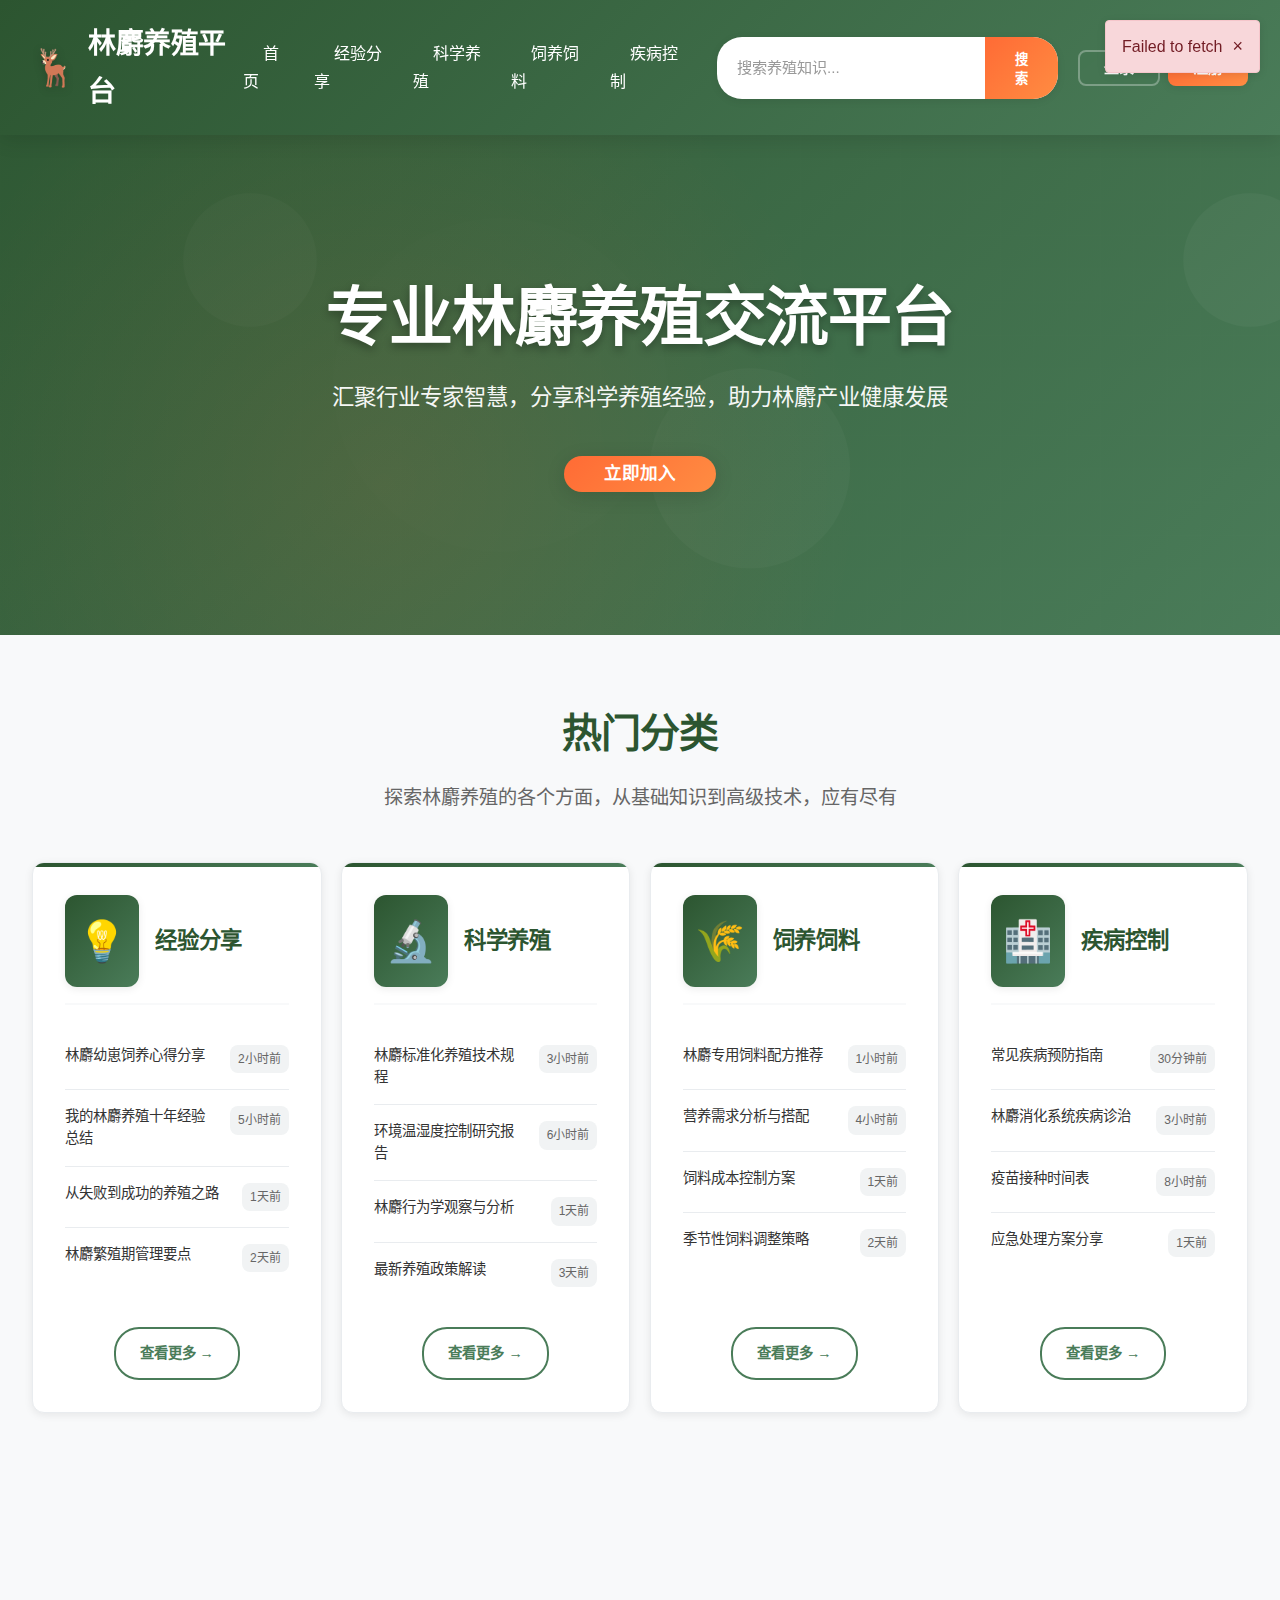
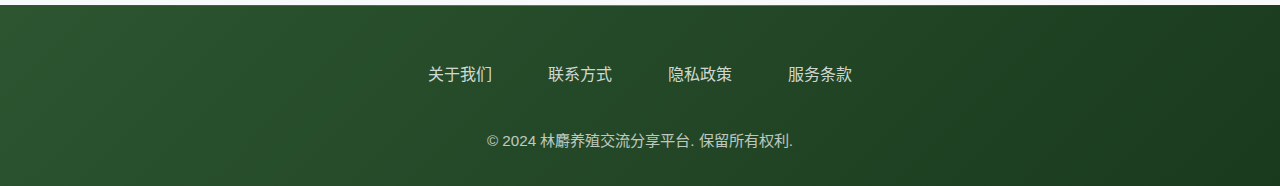
<file: frontend/index.html>
<!DOCTYPE html>
<html lang="zh-CN">
<head>
    <meta charset="UTF-8">
    <meta name="viewport" content="width=device-width, initial-scale=1.0">
    <title>林麝养殖交流分享平台</title>
    <link rel="stylesheet" href="css/index.css">
</head>
<body>
    <header class="header">
        <div class="nav-container">
            <div class="logo">林麝养殖平台</div>
            <nav>
                <ul class="nav-menu">
                    <li><a href="#">首页</a></li>
                    <li><a href="category.html?id=1">经验分享</a></li>
                    <li><a href="category.html?id=2">科学养殖</a></li>
                    <li><a href="category.html?id=3">饲养饲料</a></li>
                    <li><a href="category.html?id=4">疾病控制</a></li>
                </ul>
            </nav>
            <div class="search-and-actions">
                <div class="search-box">
                    <input type="text" placeholder="搜索养殖知识...">
                    <button type="submit">搜索</button>
                </div>
                <div class="user-actions" id="userActions">
                    <!-- 未登录时显示 -->
                    <div id="guestActions">
                        <a href="login.html" class="btn btn-secondary">登录</a>
                        <a href="register.html" class="btn btn-primary">注册</a>
                    </div>
                    <!-- 登录后显示 -->
                    <div id="userWelcome" style="display: none;">
                        <span class="welcome-text" style="color: #ff6b35; font-weight: bold; border: 2px solid #ff6b35; padding: 8px 12px; border-radius: 4px;">欢迎您，<span id="usernameDisplay"></span></span>
                        <a href="user-center.html" class="btn btn-secondary" style="margin-left: 10px;">个人中心</a>
                        <button id="logoutBtn" class="btn btn-outline" style="margin-left: 5px;">退出</button>
                    </div>
                </div>
            </div>
        </div>
    </header>

    <section class="banner">
        <div class="banner-content">
            <h1>专业林麝养殖交流平台</h1>
            <p>汇聚行业专家智慧，分享科学养殖经验，助力林麝产业健康发展</p>
            <a href="register.html" class="btn btn-primary">立即加入</a>
        </div>
    </section>

    <main class="main-content">
        <div class="section-header">
            <h2 class="section-title">热门分类</h2>
            <p class="section-subtitle">探索林麝养殖的各个方面，从基础知识到高级技术，应有尽有</p>
        </div>
        
        <div class="categories">
            <div class="category-card">
                <div class="category-header">
                    <span class="category-icon">💡</span>
                    <h3 class="category-title">经验分享</h3>
                </div>
                <ul class="post-list">
                    <li class="post-item">
                        <div class="post-link">
                            <a href="post-detail.html?id=4" class="post-title">林麝幼崽饲养心得分享</a>
                            <span class="post-meta">2小时前</span>
                        </div>
                    </li>
                    <li class="post-item">
                        <div class="post-link">
                            <a href="post-detail.html?id=4" class="post-title">我的林麝养殖十年经验总结</a>
                            <span class="post-meta">5小时前</span>
                        </div>
                    </li>
                    <li class="post-item">
                        <div class="post-link">
                            <a href="post-detail.html?id=4" class="post-title">从失败到成功的养殖之路</a>
                            <span class="post-meta">1天前</span>
                        </div>
                    </li>
                    <li class="post-item">
                        <div class="post-link">
                            <a href="post-detail.html?id=4" class="post-title">林麝繁殖期管理要点</a>
                            <span class="post-meta">2天前</span>
                        </div>
                    </li>
                </ul>
                <div class="more-link">
                    <a href="category.html">查看更多 →</a>
                </div>
            </div>

            <div class="category-card">
                <div class="category-header">
                    <span class="category-icon">🔬</span>
                    <h3 class="category-title">科学养殖</h3>
                </div>
                <ul class="post-list">
                    <li class="post-item">
                        <div class="post-link">
                            <a href="post-detail.html?id=4" class="post-title">林麝标准化养殖技术规程</a>
                            <span class="post-meta">3小时前</span>
                        </div>
                    </li>
                    <li class="post-item">
                        <div class="post-link">
                            <a href="post-detail.html?id=4" class="post-title">环境温湿度控制研究报告</a>
                            <span class="post-meta">6小时前</span>
                        </div>
                    </li>
                    <li class="post-item">
                        <div class="post-link">
                            <a href="post-detail.html?id=4" class="post-title">林麝行为学观察与分析</a>
                            <span class="post-meta">1天前</span>
                        </div>
                    </li>
                    <li class="post-item">
                        <div class="post-link">
                            <a href="post-detail.html?id=4" class="post-title">最新养殖政策解读</a>
                            <span class="post-meta">3天前</span>
                        </div>
                    </li>
                </ul>
                <div class="more-link">
                    <a href="category.html">查看更多 →</a>
                </div>
            </div>

            <div class="category-card">
                <div class="category-header">
                    <span class="category-icon">🌾</span>
                    <h3 class="category-title">饲养饲料</h3>
                </div>
                <ul class="post-list">
                    <li class="post-item">
                        <div class="post-link">
                            <a href="post-detail.html?id=4" class="post-title">林麝专用饲料配方推荐</a>
                            <span class="post-meta">1小时前</span>
                        </div>
                    </li>
                    <li class="post-item">
                        <div class="post-link">
                            <a href="post-detail.html?id=4" class="post-title">营养需求分析与搭配</a>
                            <span class="post-meta">4小时前</span>
                        </div>
                    </li>
                    <li class="post-item">
                        <div class="post-link">
                            <a href="post-detail.html?id=4" class="post-title">饲料成本控制方案</a>
                            <span class="post-meta">1天前</span>
                        </div>
                    </li>
                    <li class="post-item">
                        <div class="post-link">
                            <a href="post-detail.html?id=4" class="post-title">季节性饲料调整策略</a>
                            <span class="post-meta">2天前</span>
                        </div>
                    </li>
                </ul>
                <div class="more-link">
                    <a href="category.html">查看更多 →</a>
                </div>
            </div>

            <div class="category-card">
                <div class="category-header">
                    <span class="category-icon">🏥</span>
                    <h3 class="category-title">疾病控制</h3>
                </div>
                <ul class="post-list">
                    <li class="post-item">
                        <div class="post-link">
                            <a href="post-detail.html?id=4" class="post-title">常见疾病预防指南</a>
                            <span class="post-meta">30分钟前</span>
                        </div>
                    </li>
                    <li class="post-item">
                        <div class="post-link">
                            <a href="post-detail.html?id=4" class="post-title">林麝消化系统疾病诊治</a>
                            <span class="post-meta">3小时前</span>
                        </div>
                    </li>
                    <li class="post-item">
                        <div class="post-link">
                            <a href="post-detail.html?id=4" class="post-title">疫苗接种时间表</a>
                            <span class="post-meta">8小时前</span>
                        </div>
                    </li>
                    <li class="post-item">
                        <div class="post-link">
                            <a href="post-detail.html?id=4" class="post-title">应急处理方案分享</a>
                            <span class="post-meta">1天前</span>
                        </div>
                    </li>
                </ul>
                <div class="more-link">
                    <a href="category.html">查看更多 →</a>
                </div>
            </div>
        </div>
    </main>

    <footer class="footer">
        <div class="footer-content">
            <div class="footer-links">
                <a href="#">关于我们</a>
                <a href="#">联系方式</a>
                <a href="#">隐私政策</a>
                <a href="#">服务条款</a>
            </div>
            <p>&copy; 2024 林麝养殖交流分享平台. 保留所有权利.</p>
        </div>
    </footer>
    
    <!-- 引入API配置和服务 -->
    <script src="js/config.js"></script>
    <script src="js/error-handler.js"></script>
    <script src="js/form-validator.js"></script>
    <script src="js/data-processor.js"></script>
    <script src="js/api.js"></script>
    <script src="js/index.js"></script>
</body>
</html>
</file>
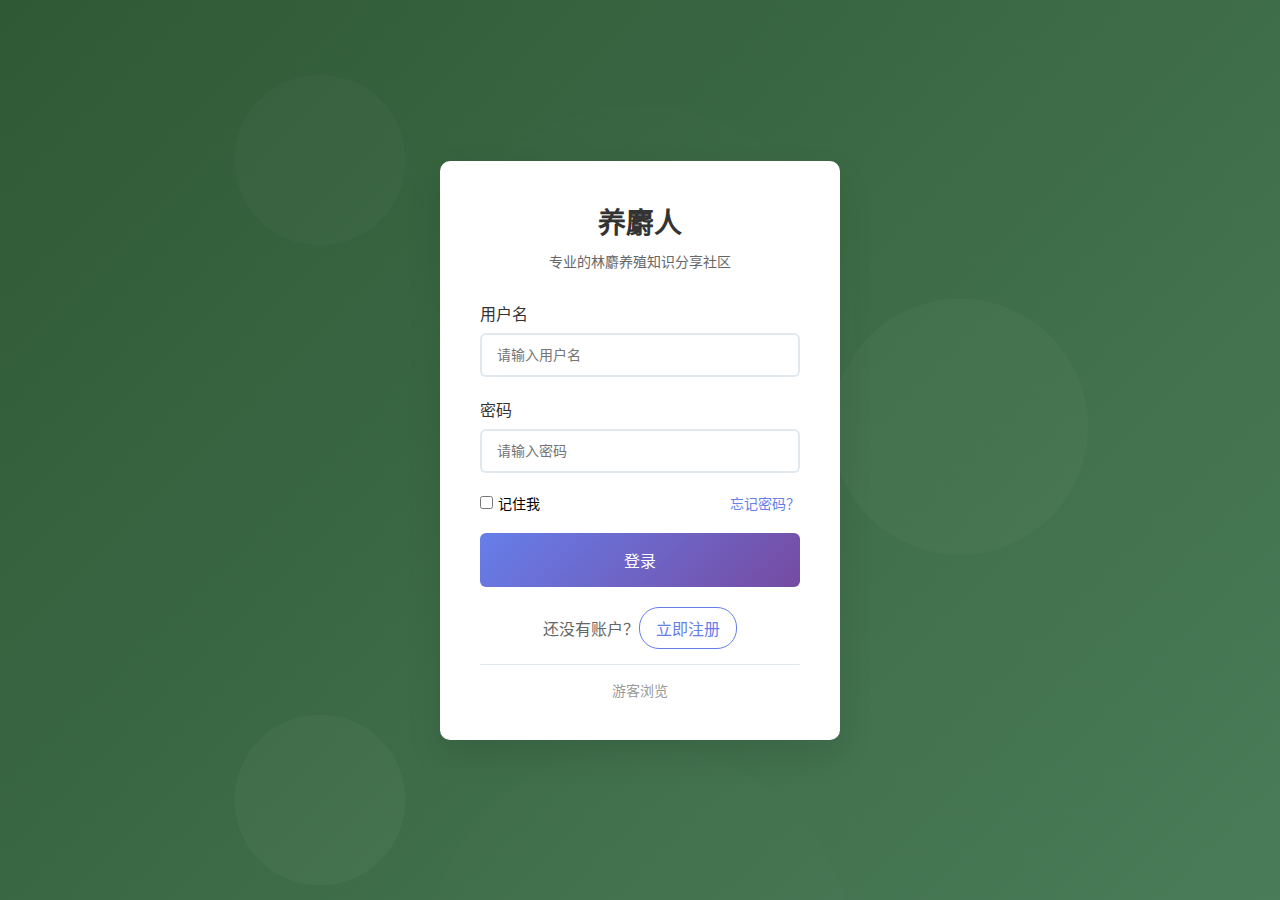
<file: frontend/admin.html>
<!DOCTYPE html>
<html lang="zh-CN">
<head>
    <meta charset="UTF-8">
    <meta name="viewport" content="width=device-width, initial-scale=1.0">
    <title>后台管理 - 林麝养殖交流分享平台</title>
        <link rel="stylesheet" href="css/admin.css">
</head>
<body>
    <div class="admin-container">
        <!-- 侧边栏 -->
        <aside class="sidebar">
            <div class="sidebar-header">
                <div class="sidebar-title">管理后台</div>
            </div>
            <ul class="sidebar-menu">
                <li><a href="#dashboard" class="active"><span class="icon">📊</span>数据概览</a></li>
                <li><a href="#posts"><span class="icon">📝</span>内容管理</a></li>
                <li><a href="#users"><span class="icon">👥</span>用户管理</a></li>
                <li><a href="#comments"><span class="icon">💬</span>评论管理</a></li>
                <li><a href="#categories"><span class="icon">📂</span>分类管理</a></li>
                <li><a href="#reports"><span class="icon">🚨</span>举报处理</a></li>
                <li><a href="#settings"><span class="icon">⚙️</span>系统设置</a></li>
                <li><a href="index.html"><span class="icon">🏠</span>返回首页</a></li>
            </ul>
        </aside>

        <!-- 主要内容 -->
        <main class="main-content">
            <!-- 顶部栏 -->
            <div class="top-bar">
                <h1 class="page-title">数据概览</h1>
                <div class="user-info">
                    <div class="avatar">管</div>
                    <span>管理员</span>
                    <a href="login.html" class="btn btn-primary">退出</a>
                </div>
            </div>

            <!-- 内容区域 -->
            <div class="content-area">
                <!-- 统计卡片 -->
                <div class="stats-grid">
                    <div class="stat-card">
                        <div class="stat-icon users">👥</div>
                        <div class="stat-info">
                            <h3>1,234</h3>
                            <p>注册用户</p>
                        </div>
                    </div>
                    <div class="stat-card">
                        <div class="stat-icon posts">📝</div>
                        <div class="stat-info">
                            <h3>567</h3>
                            <p>发布帖子</p>
                        </div>
                    </div>
                    <div class="stat-card">
                        <div class="stat-icon comments">💬</div>
                        <div class="stat-info">
                            <h3>2,890</h3>
                            <p>用户评论</p>
                        </div>
                    </div>
                    <div class="stat-card">
                        <div class="stat-icon revenue">💰</div>
                        <div class="stat-info">
                            <h3>¥12,450</h3>
                            <p>本月收入</p>
                        </div>
                    </div>
                </div>

                <!-- 待审核内容 -->
                <div class="content-section">
                    <div class="section-header">
                        <h2 class="section-title">待审核帖子</h2>
                        <a href="#" class="btn btn-primary">查看全部</a>
                    </div>
                    
                    <div class="search-bar">
                        <input type="text" class="search-input" placeholder="搜索帖子标题或作者...">
                        <select class="filter-select">
                            <option value="">全部分类</option>
                            <option value="experience">经验分享</option>
                            <option value="science">科学养殖</option>
                            <option value="feed">饲养饲料</option>
                            <option value="disease">疾病控制</option>
                        </select>
                        <button class="btn btn-primary">搜索</button>
                    </div>
                    
                    <div class="table-container">
                        <table class="data-table">
                            <thead>
                                <tr>
                                    <th>标题</th>
                                    <th>作者</th>
                                    <th>分类</th>
                                    <th>发布时间</th>
                                    <th>状态</th>
                                    <th>操作</th>
                                </tr>
                            </thead>
                            <tbody>
                                <tr>
                                    <td>林麝幼崽饲养的关键要点</td>
                                    <td>养殖专家</td>
                                    <td>经验分享</td>
                                    <td>2024-01-15 14:30</td>
                                    <td><span class="status-badge status-pending">待审核</span></td>
                                    <td>
                                        <div class="action-buttons">
                                            <button class="btn btn-success">通过</button>
                                            <button class="btn btn-warning">编辑</button>
                                            <button class="btn btn-danger">拒绝</button>
                                        </div>
                                    </td>
                                </tr>
                                <tr>
                                    <td>疾病预防的科学方法</td>
                                    <td>科研人员</td>
                                    <td>疾病控制</td>
                                    <td>2024-01-15 13:45</td>
                                    <td><span class="status-badge status-pending">待审核</span></td>
                                    <td>
                                        <div class="action-buttons">
                                            <button class="btn btn-success">通过</button>
                                            <button class="btn btn-warning">编辑</button>
                                            <button class="btn btn-danger">拒绝</button>
                                        </div>
                                    </td>
                                </tr>
                                <tr>
                                    <td>饲料配方优化建议</td>
                                    <td>养殖户老王</td>
                                    <td>饲养饲料</td>
                                    <td>2024-01-15 12:20</td>
                                    <td><span class="status-badge status-approved">已通过</span></td>
                                    <td>
                                        <div class="action-buttons">
                                            <button class="btn btn-primary">查看</button>
                                            <button class="btn btn-warning">编辑</button>
                                            <button class="btn btn-danger">删除</button>
                                        </div>
                                    </td>
                                </tr>
                            </tbody>
                        </table>
                    </div>
                    
                    <div class="pagination">
                        <button disabled>上一页</button>
                        <button class="active">1</button>
                        <button>2</button>
                        <button>3</button>
                        <button>下一页</button>
                    </div>
                </div>

                <!-- 用户活动 -->
                <div class="content-section">
                    <div class="section-header">
                        <h2 class="section-title">最新用户活动</h2>
                        <a href="#" class="btn btn-primary">查看全部</a>
                    </div>
                    
                    <div class="table-container">
                        <table class="data-table">
                            <thead>
                                <tr>
                                    <th>用户</th>
                                    <th>活动类型</th>
                                    <th>内容</th>
                                    <th>时间</th>
                                </tr>
                            </thead>
                            <tbody>
                                <tr>
                                    <td>养殖达人</td>
                                    <td>发布帖子</td>
                                    <td>林麝养殖环境控制要点</td>
                                    <td>2024-01-15 15:30</td>
                                </tr>
                                <tr>
                                    <td>新手小白</td>
                                    <td>发表评论</td>
                                    <td>对"饲料配方"的评论</td>
                                    <td>2024-01-15 15:25</td>
                                </tr>
                                <tr>
                                    <td>科研专家</td>
                                    <td>用户注册</td>
                                    <td>新用户注册</td>
                                    <td>2024-01-15 15:20</td>
                                </tr>
                            </tbody>
                        </table>
                    </div>
                </div>
            </div>
        </main>
    </div>

    <script src="js/admin.js"></script>
</body>
</html>
</file>
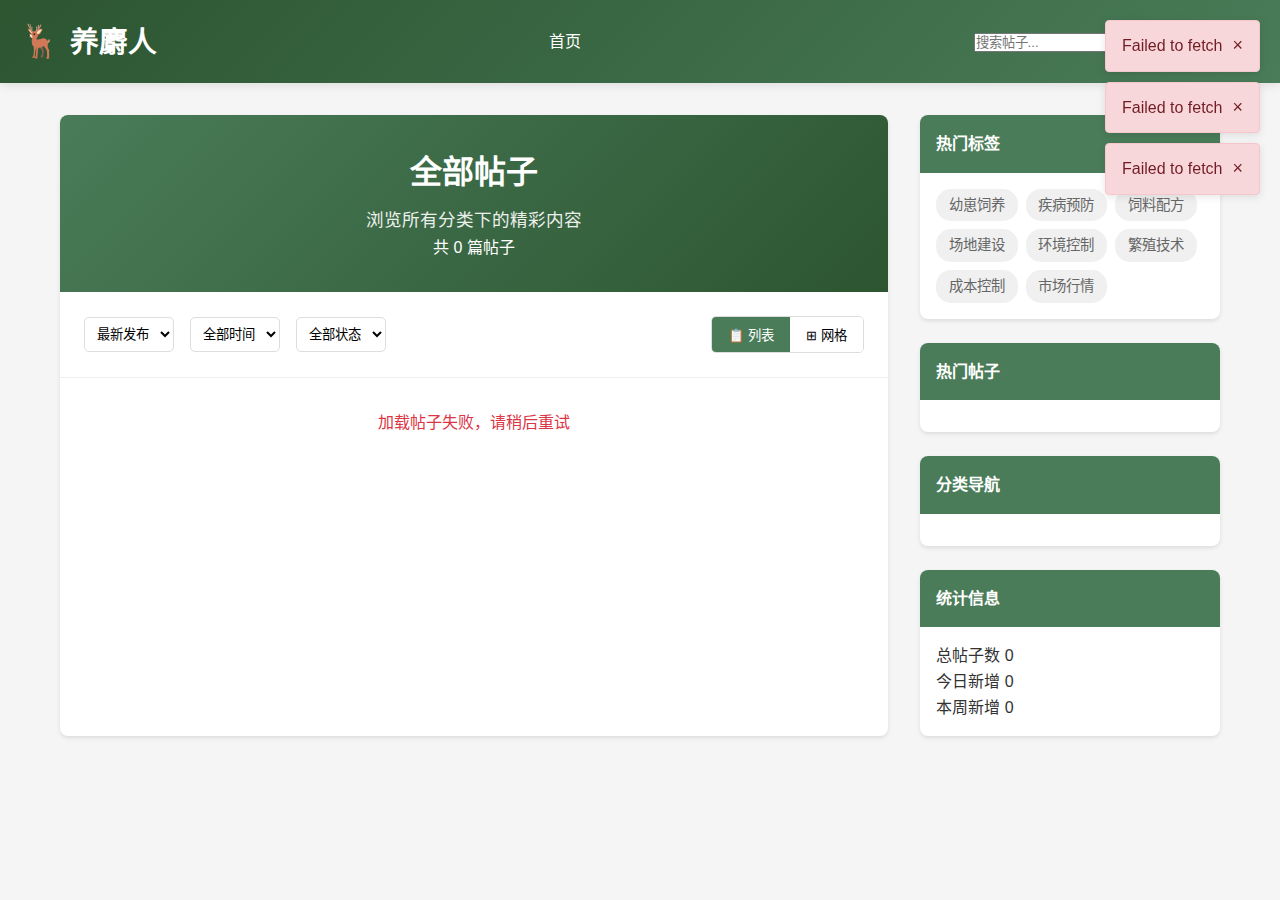
<file: frontend/category.html>
<!DOCTYPE html>
<html lang="zh-CN">
<head>
    <meta charset="UTF-8">
    <meta name="viewport" content="width=device-width, initial-scale=1.0">
    <title>分类浏览 - 林麝养殖交流分享平台</title>
    <link rel="stylesheet" href="css/category.css">
</head>
<body>
    <!-- 头部导航 -->
    <header class="header">
        <div class="nav-container">
            <a href="index.html" class="logo">养麝人</a>
            <nav class="nav-menu" id="nav-menu">
                <a href="index.html">首页</a>
                <!-- 动态加载分类导航 -->
            </nav>
            <div class="user-actions">
                <div class="search-box">
                    <input type="text" id="search-input" placeholder="搜索帖子...">
                    <button onclick="performSearch()">🔍</button>
                </div>
                <div class="user-info" id="user-info">
                    <div class="login-buttons" id="login-buttons">
                        <a href="login.html" class="btn-login">登录</a>
                        <a href="register.html" class="btn-register">注册</a>
                    </div>
                    <div class="user-profile" id="user-profile" style="display: none;">
                        <div class="avatar" id="user-avatar">👤</div>
                        <span id="username">用户</span>
                        <div class="user-dropdown">
                            <a href="user-center.html">个人中心</a>
                            <a href="create-post.html">发布帖子</a>
                            <a href="#" onclick="logout()">退出登录</a>
                        </div>
                    </div>
                </div>
            </div>
        </div>
    </header>

    <!-- 主要内容区域 -->
    <div class="main-container">
        <!-- 内容区域 -->
        <main class="content-area">
            <!-- 分类头部 -->
            <div class="category-header">
                <h1 class="category-title" id="category-title">分类浏览</h1>
                <p class="category-description" id="category-description">浏览不同分类下的精彩内容</p>
                <div class="category-stats" id="category-stats">
                    <span>共 <span id="total-posts">0</span> 篇帖子</span>
                </div>
            </div>

            <!-- 筛选栏 -->
            <div class="filter-bar">
                <div class="filter-options">
                    <select class="filter-select" id="sortSelect">
                        <option value="createdAt,desc">最新发布</option>
                        <option value="viewCount,desc">浏览最多</option>
                        <option value="likeCount,desc">点赞最多</option>
                        <option value="commentCount,desc">评论最多</option>
                        <option value="createdAt,asc">最早发布</option>
                    </select>
                    <select class="filter-select" id="timeSelect">
                        <option value="all">全部时间</option>
                        <option value="today">今天</option>
                        <option value="week">本周</option>
                        <option value="month">本月</option>
                        <option value="year">今年</option>
                    </select>
                    <select class="filter-select" id="statusSelect">
                        <option value="all">全部状态</option>
                        <option value="PUBLISHED">已发布</option>
                        <option value="PENDING">待审核</option>
                    </select>
                </div>
                <div class="view-toggle">
                    <button class="view-btn active" data-view="list">📋 列表</button>
                    <button class="view-btn" data-view="grid">⊞ 网格</button>
                </div>
            </div>

            <!-- 加载状态 -->
            <div id="loading" style="text-align: center; padding: 2rem; display: none;">
                <p>加载中...</p>
            </div>

            <!-- 帖子列表 -->
            <div class="post-list" id="postList">
                <!-- 动态加载帖子内容 -->
            </div>

            <!-- 空状态 -->
            <div id="empty-state" style="text-align: center; padding: 3rem; color: #666; display: none;">
                <h3>暂无帖子</h3>
                <p>该分类下还没有帖子，<a href="create-post.html">发布第一篇</a>吧！</p>
            </div>
            


            <!-- 分页 -->
            <div class="pagination" id="pagination" style="display: none;">
                <!-- 动态生成分页按钮 -->
            </div>
        </main>

        <!-- 侧边栏 -->
        <aside class="sidebar">
            <!-- 热门标签 -->
            <div class="sidebar-widget">
                <div class="widget-header">热门标签</div>
                <div class="widget-content">
                    <div class="tag-list" id="hot-tags">
                        <!-- 动态加载热门标签 -->
                    </div>
                </div>
            </div>

            <!-- 热门帖子 -->
            <div class="sidebar-widget">
                <div class="widget-header">热门帖子</div>
                <div class="widget-content">
                    <ul class="hot-posts" id="hot-posts">
                        <!-- 动态加载热门帖子 -->
                    </ul>
                </div>
            </div>

            <!-- 分类导航 -->
            <div class="sidebar-widget">
                <div class="widget-header">分类导航</div>
                <div class="widget-content">
                    <div class="tag-list" id="category-nav">
                        <!-- 动态加载分类导航 -->
                    </div>
                </div>
            </div>

            <!-- 统计信息 -->
            <div class="sidebar-widget">
                <div class="widget-header">统计信息</div>
                <div class="widget-content">
                    <div class="stats-list">
                        <div class="stat-item">
                            <span class="stat-label">总帖子数</span>
                            <span class="stat-value" id="total-posts-stat">0</span>
                        </div>
                        <div class="stat-item">
                            <span class="stat-label">今日新增</span>
                            <span class="stat-value" id="today-posts-stat">0</span>
                        </div>
                        <div class="stat-item">
                            <span class="stat-label">本周新增</span>
                            <span class="stat-value" id="week-posts-stat">0</span>
                        </div>
                    </div>
                </div>
            </div>
        </aside>
    </div>


    <script>
        let currentCategory = null;
        let currentPage = 1;
        let pageSize = 10;
        let totalPages = 0;
        let isLoading = false;

        // 页面加载时初始化
        document.addEventListener('DOMContentLoaded', async function() {
            checkLoginStatus();
            bindEvents();
            await loadCategories();
            setCategoryFromURL();
        });

        // 绑定事件
        function bindEvents() {
            // 筛选和排序事件
            document.getElementById('sortSelect').addEventListener('change', () => {
                currentPage = 1;
                loadPosts();
            });
            
            document.getElementById('timeSelect').addEventListener('change', () => {
                currentPage = 1;
                loadPosts();
            });
            
            document.getElementById('statusSelect').addEventListener('change', () => {
                currentPage = 1;
                loadPosts();
            });

            // 视图切换
            document.querySelectorAll('.view-btn').forEach(btn => {
                btn.addEventListener('click', function() {
                    document.querySelectorAll('.view-btn').forEach(b => b.classList.remove('active'));
                    this.classList.add('active');
                    toggleView(this.dataset.view);
                });
            });

            // 搜索功能
            document.getElementById('search-input').addEventListener('keypress', function(e) {
                if (e.key === 'Enter') {
                    performSearch();
                }
            });
        }

        // 检查登录状态
        function checkLoginStatus() {
            const token = localStorage.getItem('token');
            const username = localStorage.getItem('username');
            
            if (token && username) {
                document.getElementById('login-buttons').style.display = 'none';
                document.getElementById('user-profile').style.display = 'flex';
                document.getElementById('username').textContent = username;
            } else {
                document.getElementById('login-buttons').style.display = 'flex';
                document.getElementById('user-profile').style.display = 'none';
            }
        }

        // 加载分类列表
        async function loadCategories() {
            try {
                const response = await categoryAPI.getAll();
                if (response.success) {
                    displayCategories(response.data);
                }
            } catch (error) {
                console.error('加载分类失败:', error);
            }
        }

        // 显示分类导航
        function displayCategories(categories) {
            const navMenu = document.getElementById('nav-menu');
            const categoryNav = document.getElementById('category-nav');
            
            // 更新顶部导航
            const categoryLinks = categories.map(cat => 
                `<a href="category.html?cat=${cat.id}" data-category="${cat.id}">${escapeHtml(cat.name)}</a>`
            ).join('');
            navMenu.innerHTML = `<a href="index.html">首页</a>${categoryLinks}`;
            
            // 更新侧边栏分类导航
            const categoryTags = categories.map(cat => 
                `<a href="category.html?cat=${cat.id}" class="tag" data-category="${cat.id}">${escapeHtml(cat.name)}</a>`
            ).join('');
            categoryNav.innerHTML = categoryTags;
        }

        // 根据URL参数设置分类或搜索
        function setCategoryFromURL() {
            const urlParams = new URLSearchParams(window.location.search);
            // 兼容两种参数名：id 和 cat
            const categoryId = urlParams.get('id') || urlParams.get('cat');
            const searchKeyword = urlParams.get('search');
            

            
            if (searchKeyword) {
                // 处理搜索参数
                currentCategory = null;
                document.getElementById('category-title').textContent = `搜索结果: "${escapeHtml(searchKeyword)}"`;
                document.getElementById('category-description').textContent = '搜索相关帖子';
                document.title = `搜索: ${searchKeyword} - 林麝养殖交流分享平台`;
                
                // 执行搜索
                performSearchInCategory(searchKeyword);
                return;
            }
            
            if (categoryId) {
                currentCategory = categoryId;
                loadCategoryInfo(categoryId);
                updateActiveNavigation(categoryId);
                loadPosts();
                loadHotPosts();
                loadHotTags();
                loadStats();
            } else {
                // 显示所有分类的帖子
                currentCategory = null;
                document.getElementById('category-title').textContent = '全部帖子';
                document.getElementById('category-description').textContent = '浏览所有分类下的精彩内容';
                loadPosts();
                loadHotPosts();
                loadHotTags();
                loadStats();
            }
        }

        // 加载分类信息
        async function loadCategoryInfo(categoryId) {
            try {
                const response = await categoryAPI.getById(categoryId);
                if (response.success) {
                    const category = response.data;
                    document.getElementById('category-title').textContent = category.name;
                    document.getElementById('category-description').textContent = category.description || '浏览该分类下的精彩内容';
                    document.title = `${category.name} - 林麝养殖交流分享平台`;
                }
            } catch (error) {
                console.error('加载分类信息失败:', error);
            }
        }

        // 更新导航激活状态
        function updateActiveNavigation(categoryId) {
            document.querySelectorAll('.nav-menu a, .tag-list a').forEach(link => {
                link.classList.remove('active');
                if (link.dataset.category === categoryId) {
                    link.classList.add('active');
                }
            });
        }

        // 加载帖子列表
        async function loadPosts() {

            if (isLoading) return;
            
            isLoading = true;
            showLoading(true);
            
            try {
                const sortValue = document.getElementById('sortSelect').value;
                const timeRange = document.getElementById('timeSelect').value;
                const status = document.getElementById('statusSelect').value;
                
                const [sortField, sortOrder] = sortValue.split(',');
                
                const params = {
                    page: currentPage - 1, // 后端分页从0开始
                    size: pageSize,
                    sortBy: sortField,
                    sortOrder: sortOrder
                };
                
                if (currentCategory) {
                    params.categoryId = currentCategory;
                }
                
                if (status !== 'all') {
                    params.status = status;
                }
                
                if (timeRange !== 'all') {
                    params.timeRange = timeRange;
                }
                
                const response = await postAPI.getList(params);
                
                if (response.success) {
                    // 后端返回的数据结构：response.data.content 是帖子数组
                    const posts = response.data.content || [];
                    const totalElements = response.data.totalElements || 0;
                    const totalPages = response.data.totalPages || 0;
                    const backendCurrentPage = response.data.number || 0;

                    displayPosts(posts);
                    updatePagination(backendCurrentPage + 1, totalPages, totalElements); // 转换为前端页码
                    document.getElementById('total-posts').textContent = totalElements;
                } else {
                    showError('加载帖子失败: ' + response.message);
                }
            } catch (error) {
                console.error('加载帖子失败:', error);
                showError('加载帖子失败，请稍后重试');
            } finally {
                isLoading = false;
                showLoading(false);
            }
        }

        // 显示帖子列表
        function displayPosts(posts) {
            const postList = document.getElementById('postList');
            const emptyState = document.getElementById('empty-state');
            
            if (posts.length === 0) {
                postList.innerHTML = '';
                emptyState.style.display = 'block';
                return;
            }
            
            emptyState.style.display = 'none';
            
            postList.innerHTML = posts.map(post => `
                <article class="post-item">
                    <div class="post-thumbnail ${post.coverImage ? '' : 'no-image'}">
                        ${post.coverImage ? 
                            `<img src="${post.coverImage}" alt="${escapeHtml(post.title)}" onerror="this.parentElement.innerHTML='📝';">` : 
                            '📝'
                        }
                    </div>
                    <div class="post-content">
                        <h3 class="post-title">
                            <a href="post-detail.html?id=${post.id}">${escapeHtml(post.title)}</a>
                        </h3>
                        <p class="post-excerpt">
                            ${escapeHtml(post.summary || post.content.substring(0, 150) + '...')}
                        </p>
                        <div class="post-meta">
                            <div class="post-author">
                                <span>👤</span>
                                <span>${escapeHtml(post.author?.nickname || post.author?.username || '匿名用户')}</span>
                            </div>
                            <span>${formatDate(post.createdAt)}</span>
                            <span class="post-category">${escapeHtml(post.category?.name || '未分类')}</span>
                            <div class="post-stats">
                                <div class="stat-item">
                                    <span>👁</span>
                                    <span>${post.viewCount || 0}</span>
                                </div>
                                <div class="stat-item">
                                    <span>💬</span>
                                    <span>${post.commentCount || 0}</span>
                                </div>
                                <div class="stat-item">
                                    <span>👍</span>
                                    <span>${post.likeCount || 0}</span>
                                </div>
                            </div>
                            ${post.status !== 'PUBLISHED' ? `<span class="post-status status-${post.status.toLowerCase()}">${getPostStatusText(post.status)}</span>` : ''}
                        </div>
                    </div>
                </article>
            `).join('');
        }

        // 更新分页
        function updatePagination(current, total, totalCount) {
            currentPage = current;
            totalPages = total;
            
            const pagination = document.getElementById('pagination');
            
            if (total <= 1) {
                pagination.style.display = 'none';
                return;
            }
            
            pagination.style.display = 'flex';
            
            let paginationHTML = '';
            
            // 上一页
            paginationHTML += `<a href="#" class="page-btn ${current === 1 ? 'disabled' : ''}" onclick="changePage(${current - 1})" ${current === 1 ? 'disabled' : ''}>上一页</a>`;
            
            // 页码
            const startPage = Math.max(1, current - 2);
            const endPage = Math.min(total, current + 2);
            
            if (startPage > 1) {
                paginationHTML += `<a href="#" class="page-btn" onclick="changePage(1)">1</a>`;
                if (startPage > 2) {
                    paginationHTML += `<span class="page-ellipsis">...</span>`;
                }
            }
            
            for (let i = startPage; i <= endPage; i++) {
                paginationHTML += `<a href="#" class="page-btn ${i === current ? 'active' : ''}" onclick="changePage(${i})">${i}</a>`;
            }
            
            if (endPage < total) {
                if (endPage < total - 1) {
                    paginationHTML += `<span class="page-ellipsis">...</span>`;
                }
                paginationHTML += `<a href="#" class="page-btn" onclick="changePage(${total})">${total}</a>`;
            }
            
            // 下一页
            paginationHTML += `<a href="#" class="page-btn ${current === total ? 'disabled' : ''}" onclick="changePage(${current + 1})" ${current === total ? 'disabled' : ''}>下一页</a>`;
            
            pagination.innerHTML = paginationHTML;
        }

        // 切换页面
        function changePage(page) {
            if (page < 1 || page > totalPages || page === currentPage) return;
            currentPage = page;
            loadPosts();
            window.scrollTo({ top: 0, behavior: 'smooth' });
        }

        // 加载热门帖子
        async function loadHotPosts() {
            try {
                const response = await postAPI.getList({
                    page: 1,
                    size: 5,
                    sortBy: 'viewCount',
                    sortOrder: 'desc',
                    status: 'PUBLISHED'
                });
                
                if (response.success) {
                    // 使用正确的数据结构
                    const posts = response.data.content || [];
                    displayHotPosts(posts);
                }
            } catch (error) {
                console.error('加载热门帖子失败:', error);
            }
        }

        // 显示热门帖子
        function displayHotPosts(posts) {
            const hotPosts = document.getElementById('hot-posts');
            
            hotPosts.innerHTML = posts.map(post => `
                <li class="hot-post">
                    <a href="post-detail.html?id=${post.id}">${escapeHtml(post.title)}</a>
                    <div class="hot-post-meta">👁 ${post.viewCount || 0} | 💬 ${post.commentCount || 0}</div>
                </li>
            `).join('');
        }

        // 加载热门标签
        async function loadHotTags() {
            // 这里可以实现热门标签的API调用
            // 暂时使用静态数据
            const hotTags = ['幼崽饲养', '疾病预防', '饲料配方', '场地建设', '环境控制', '繁殖技术', '成本控制', '市场行情'];
            
            const hotTagsElement = document.getElementById('hot-tags');
            hotTagsElement.innerHTML = hotTags.map(tag => 
                `<a href="#" class="tag" onclick="searchByTag('${tag}')">${tag}</a>`
            ).join('');
        }

        // 加载统计信息
        async function loadStats() {
            try {
                // 这里可以实现统计信息的API调用
                // 暂时使用模拟数据
                document.getElementById('total-posts-stat').textContent = '0';
                document.getElementById('today-posts-stat').textContent = '0';
                document.getElementById('week-posts-stat').textContent = '0';
            } catch (error) {
                console.error('加载统计信息失败:', error);
            }
        }

        // 切换视图
        function toggleView(view) {
            const postList = document.getElementById('postList');
            
            if (view === 'grid') {
                postList.classList.add('grid-view');
            } else {
                postList.classList.remove('grid-view');
            }
        }

        // 执行搜索
        function performSearch() {
            const keyword = document.getElementById('search-input').value.trim();
            if (keyword) {
                // 在当前页面执行搜索
                window.location.href = `category.html?search=${encodeURIComponent(keyword)}`;
            }
        }

        // 在分类页面执行搜索
        async function performSearchInCategory(keyword, page = 0) {
            try {
                showLoading();
                
                const response = await postAPI.search({
                    keyword: keyword,
                    page: page,
                    size: 10
                });
                
                if (response.success) {
                    displaySearchResults(response.data, keyword);
                } else {
                    throw new Error(response.message || '搜索失败');
                }
            } catch (error) {
                console.error('搜索失败:', error);
                alert('搜索失败: ' + error.message);
            } finally {
                hideLoading();
            }
        }

        // 显示搜索结果
        function displaySearchResults(searchData, keyword) {
            const postList = document.getElementById('postList');
            const pagination = document.getElementById('pagination');
            
            if (!postList) return;
            
            postList.innerHTML = '';
            
            if (searchData.content && searchData.content.length > 0) {
                // 显示搜索结果
                searchData.content.forEach(post => {
                    const postElement = createPostElement(post);
                    postList.appendChild(postElement);
                });
                
                // 更新分页
                updateSearchPagination(searchData, keyword);
            } else {
                postList.innerHTML = '<div class="no-posts"><p>没有找到相关帖子</p></div>';
                if (pagination) {
                    pagination.innerHTML = '';
                }
            }
        }

        // 创建帖子元素
        function createPostElement(post) {
            const postDiv = document.createElement('div');
            postDiv.className = 'post-item';
            
            const formattedTime = new Date(post.createdAt).toLocaleDateString('zh-CN');
            
            postDiv.innerHTML = `
                <h3><a href="post-detail.html?id=${post.id}" class="post-title">${escapeHtml(post.title)}</a></h3>
                <div class="post-meta">
                    <span class="post-time">${formattedTime}</span>
                    <span class="post-author">作者: ${escapeHtml(post.authorName || '未知')}</span>
                    <span class="post-views">浏览: ${post.viewCount || 0}</span>
                </div>
                <div class="post-excerpt">${escapeHtml(post.summary || '')}</div>
            `;
            
            return postDiv;
        }

        // 更新搜索分页
        function updateSearchPagination(searchData, keyword) {
            const pagination = document.getElementById('pagination');
            if (!pagination) return;
            
            let paginationHTML = '';
            
            // 上一页
            if (searchData.number > 0) {
                paginationHTML += `<button onclick="performSearchInCategory('${escapeHtml(keyword)}', ${searchData.number - 1})" class="btn btn-outline-primary">上一页</button>`;
            }
            
            // 页码
            const startPage = Math.max(0, searchData.number - 2);
            const endPage = Math.min(searchData.totalPages - 1, searchData.number + 2);
            
            for (let i = startPage; i <= endPage; i++) {
                const isActive = i === searchData.number ? 'active' : '';
                paginationHTML += `<button onclick="performSearchInCategory('${escapeHtml(keyword)}', ${i})" class="btn btn-outline-primary ${isActive}">${i + 1}</button>`;
            }
            
            // 下一页
            if (searchData.number < searchData.totalPages - 1) {
                paginationHTML += `<button onclick="performSearchInCategory('${escapeHtml(keyword)}', ${searchData.number + 1})" class="btn btn-outline-primary">下一页</button>`;
            }
            
            pagination.innerHTML = paginationHTML;
        }

        // 按标签搜索
        function searchByTag(tag) {
            window.location.href = `index.html?search=${encodeURIComponent(tag)}`;
        }

        // 退出登录
        function logout() {
            if (confirm('确定要退出登录吗？')) {
                localStorage.removeItem('token');
                localStorage.removeItem('username');
                localStorage.removeItem('userId');
                checkLoginStatus();
                window.location.reload();
            }
        }

        // 显示加载状态
        function showLoading(show) {
            document.getElementById('loading').style.display = show ? 'block' : 'none';
        }

        // 显示错误信息
        function showError(message) {
            const postList = document.getElementById('postList');
            postList.innerHTML = `<div style="text-align: center; padding: 2rem; color: #dc3545;">${message}</div>`;
        }

        // 工具函数
        function escapeHtml(text) {
            if (!text) return '';
            const div = document.createElement('div');
            div.textContent = text;
            return div.innerHTML;
        }

        function formatDate(dateString) {
            const date = new Date(dateString);
            const now = new Date();
            const diff = now - date;
            
            if (diff < 60000) {
                return '刚刚';
            } else if (diff < 3600000) {
                return Math.floor(diff / 60000) + '分钟前';
            } else if (diff < 86400000) {
                return Math.floor(diff / 3600000) + '小时前';
            } else if (diff < 2592000000) {
                return Math.floor(diff / 86400000) + '天前';
            } else {
                return date.toLocaleDateString('zh-CN');
            }
        }

        function getPostStatusText(status) {
            const statusMap = {
                'PUBLISHED': '已发布',
                'DRAFT': '草稿',
                'PENDING': '待审核',
                'REJECTED': '已拒绝'
            };
            return statusMap[status] || '未知';
        }

        // 隐藏加载状态
        function hideLoading() {
            // 加载状态会被实际内容替换，这里不需要特殊处理
        }
        

    </script>
    
    <!-- 引入必要的JavaScript文件 -->
    <script src="js/config.js?v=2"></script>
    <script src="js/error-handler.js?v=2"></script>
    <script src="js/data-processor.js?v=2"></script>
    <script src="js/api.js?v=2"></script>
</body>
</html>
</file>
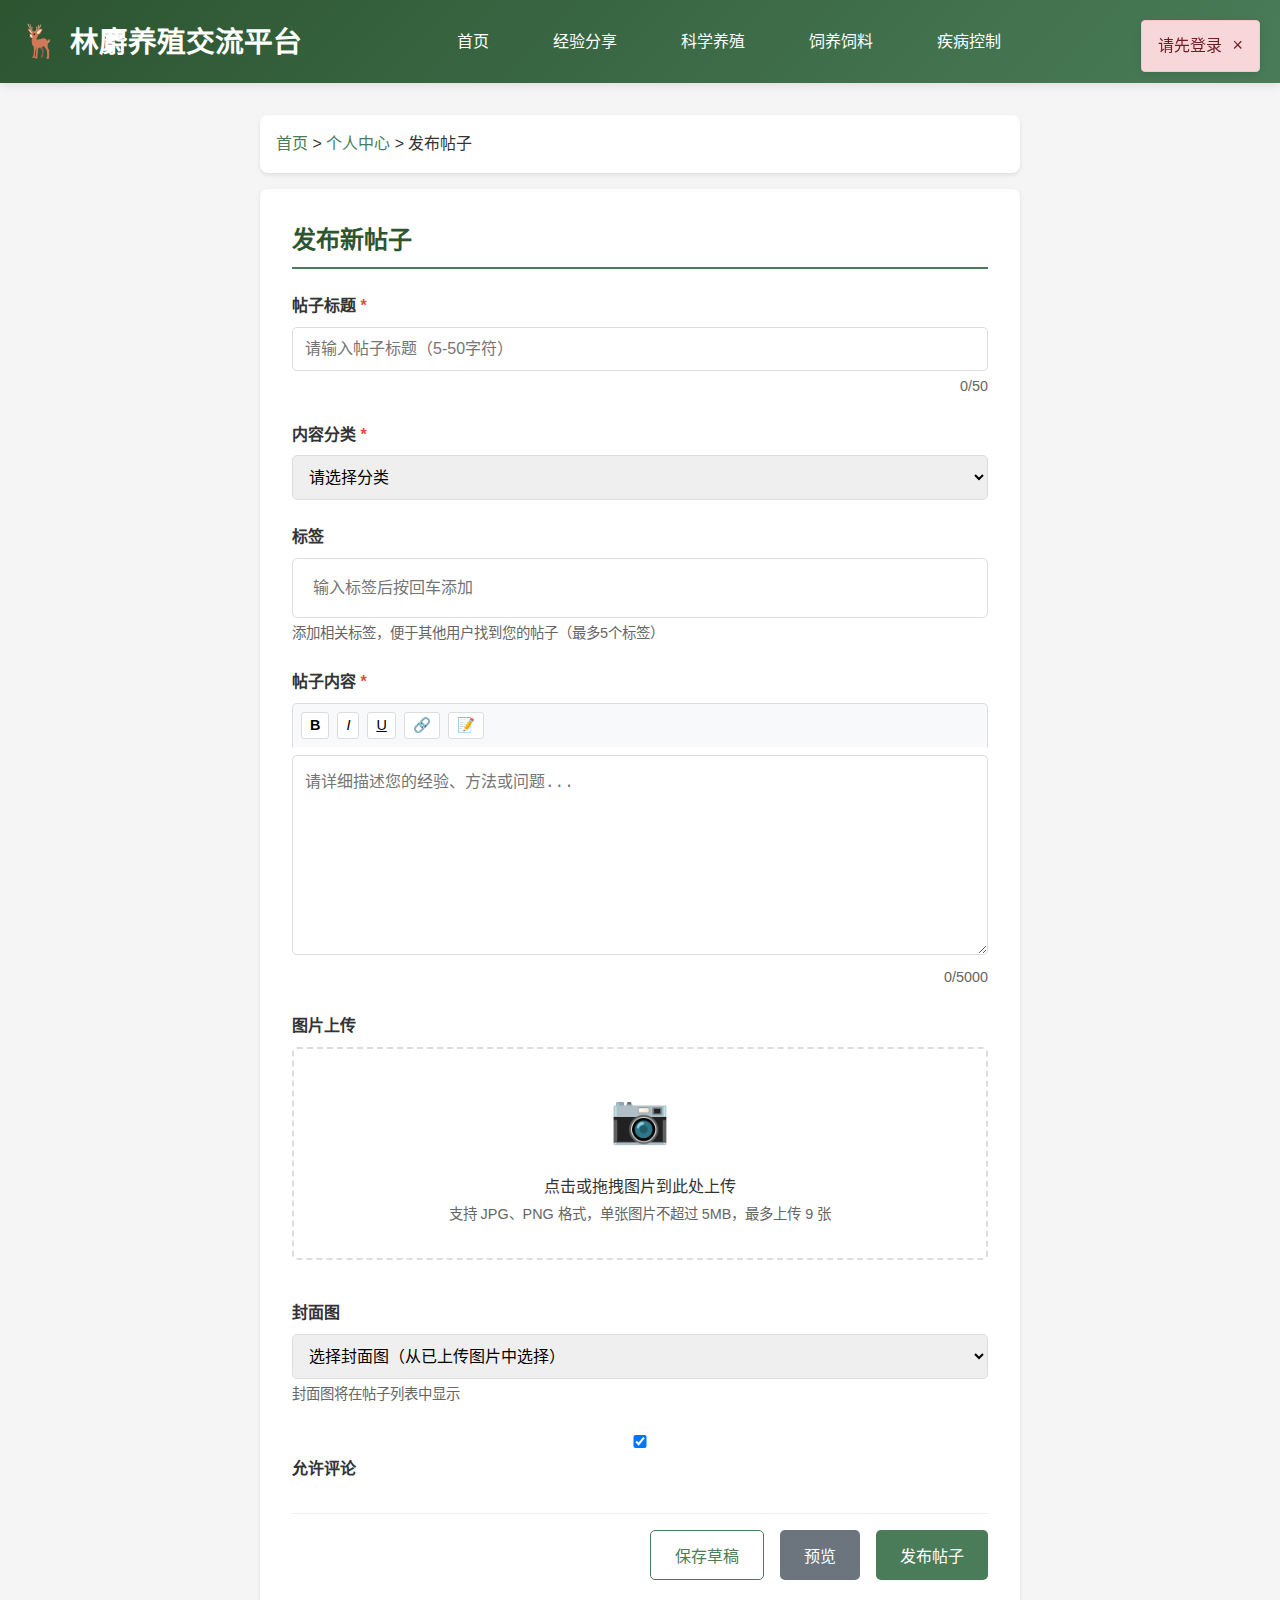
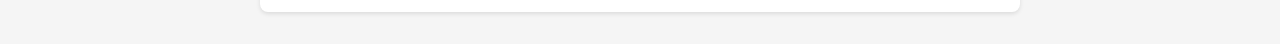
<file: frontend/create-post.html>
<!DOCTYPE html>
<html lang="zh-CN">
<head>
    <meta charset="UTF-8">
    <meta name="viewport" content="width=device-width, initial-scale=1.0">
    <title>发布帖子 - 林麝养殖交流分享平台</title>
        <link rel="stylesheet" href="css/create-post.css">
</head>
<body>
    <!-- 顶部导航 -->
    <header class="header">
        <div class="nav-container">
            <a href="index.html" class="logo">林麝养殖交流平台</a>
            <nav class="nav-menu">
                <a href="index.html">首页</a>
                <a href="#">经验分享</a>
                <a href="#">科学养殖</a>
                <a href="#">饲养饲料</a>
                <a href="#">疾病控制</a>
            </nav>
            <div class="user-actions">
                <div class="user-info">
                    <div class="avatar">👤</div>
                    <span>养殖达人</span>
                </div>
            </div>
        </div>
    </header>

    <!-- 主要内容 -->
    <main class="main-container">
        <!-- 面包屑导航 -->
        <div class="breadcrumb">
            <a href="index.html">首页</a> > 
            <a href="user-center.html">个人中心</a> > 
            <span>发布帖子</span>
        </div>

        <!-- 发布表单 -->
        <div class="post-form">
            <h1 class="form-title">发布新帖子</h1>
            
            <form id="postForm">
                <!-- 标题 -->
                <div class="form-group">
                    <label for="title">帖子标题 <span class="required">*</span></label>
                    <input type="text" id="title" name="title" placeholder="请输入帖子标题（5-50字符）" maxlength="50" required>
                    <div class="char-count"><span id="titleCount">0</span>/50</div>
                </div>

                <!-- 分类 -->
                <div class="form-group">
                    <label for="category">内容分类 <span class="required">*</span></label>
                    <select id="category" name="category" required>
                        <option value="">请选择分类</option>
                        <option value="experience">经验分享</option>
                        <option value="science">科学养殖</option>
                        <option value="feed">饲养饲料</option>
                        <option value="disease">疾病控制</option>
                    </select>
                </div>

                <!-- 标签 -->
                <div class="form-group">
                    <label for="tags">标签</label>
                    <div class="tag-input" id="tagInput">
                        <input type="text" placeholder="输入标签后按回车添加" id="tagInputField">
                    </div>
                    <div class="help-text">添加相关标签，便于其他用户找到您的帖子（最多5个标签）</div>
                </div>

                <!-- 内容编辑器 -->
                <div class="form-group">
                    <label for="content">帖子内容 <span class="required">*</span></label>
                    <div class="editor-toolbar">
                        <button type="button" class="editor-btn" data-action="bold"><b>B</b></button>
                        <button type="button" class="editor-btn" data-action="italic"><i>I</i></button>
                        <button type="button" class="editor-btn" data-action="underline"><u>U</u></button>
                        <button type="button" class="editor-btn" data-action="link">🔗</button>
                        <button type="button" class="editor-btn" data-action="list">📝</button>
                    </div>
                    <textarea id="content" name="content" class="content-editor" placeholder="请详细描述您的经验、方法或问题..." required></textarea>
                    <div class="char-count"><span id="contentCount">0</span>/5000</div>
                </div>

                <!-- 图片上传 -->
                <div class="form-group">
                    <label>图片上传</label>
                    <div class="image-upload" id="imageUpload">
                        <div class="upload-icon">📷</div>
                        <p>点击或拖拽图片到此处上传</p>
                        <p class="help-text">支持 JPG、PNG 格式，单张图片不超过 5MB，最多上传 9 张</p>
                        <input type="file" id="imageInput" multiple accept="image/*" style="display: none;">
                    </div>
                    <div class="image-preview" id="imagePreview"></div>
                </div>

                <!-- 封面图 -->
                <div class="form-group">
                    <label for="cover">封面图</label>
                    <select id="cover" name="cover">
                        <option value="">选择封面图（从已上传图片中选择）</option>
                    </select>
                    <div class="help-text">封面图将在帖子列表中显示</div>
                </div>

                <!-- 发布设置 -->
                <div class="form-group">
                    <label>
                        <input type="checkbox" id="allowComment" name="allowComment" checked>
                        允许评论
                    </label>
                </div>

                <!-- 操作按钮 -->
                <div class="form-actions">
                    <button type="button" class="btn btn-outline" onclick="saveDraft()">保存草稿</button>
                    <button type="button" class="btn btn-secondary" onclick="preview()">预览</button>
                    <button type="submit" class="btn btn-primary">发布帖子</button>
                </div>
            </form>
        </div>
    </main>
    
    <!-- JavaScript文件引入 -->
    <script src="js/config.js"></script>
    <script src="js/error-handler.js"></script>
    <script src="js/form-validator.js"></script>
    <script src="js/data-processor.js"></script>
    <script src="js/api.js"></script>
    <script src="js/share-modal.js"></script>
    <script src="js/create-post.js"></script>
</body>
</html>
</file>
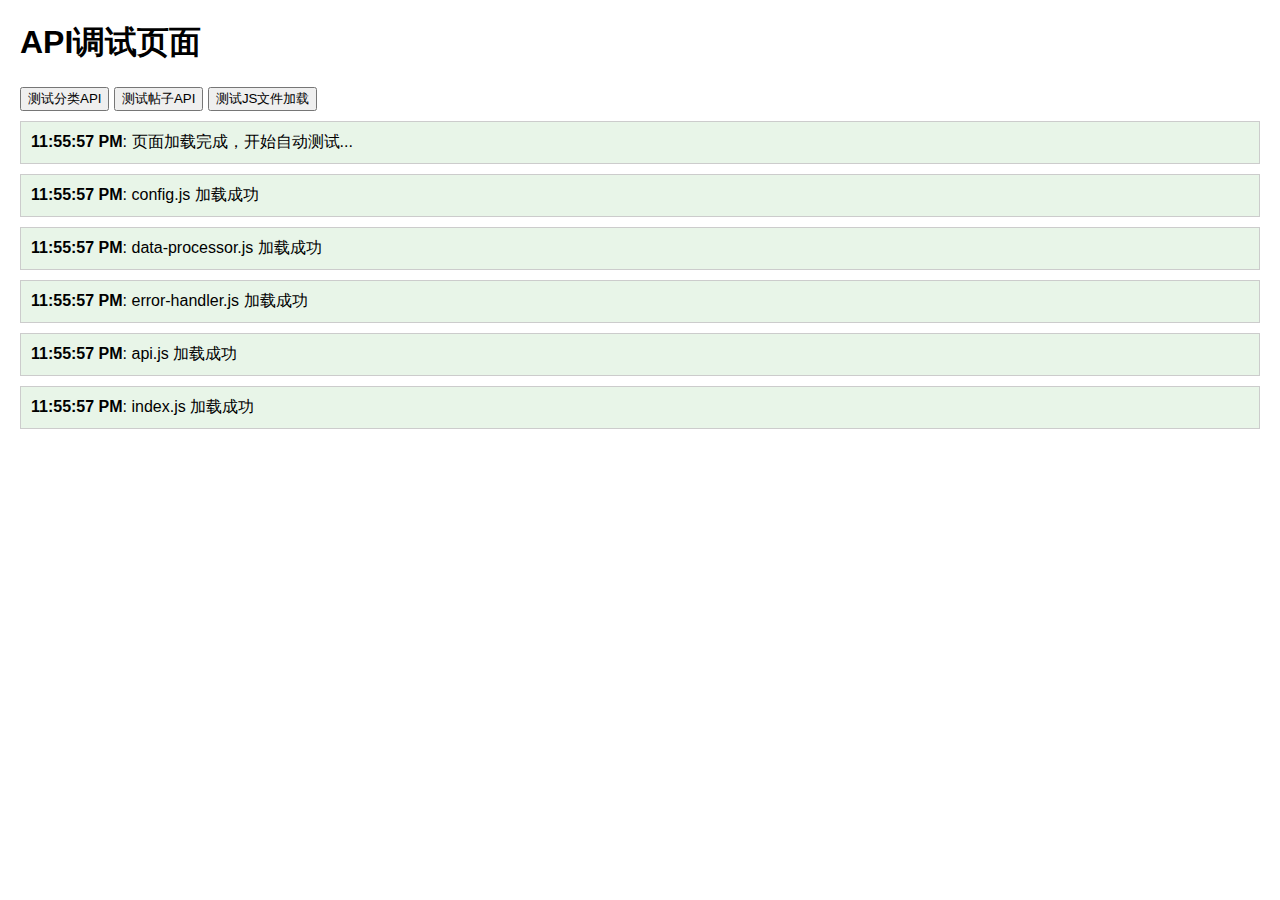
<file: frontend/debug.html>
<!DOCTYPE html>
<html>
<head>
    <title>调试页面</title>
    <style>
        body { font-family: Arial, sans-serif; margin: 20px; }
        .result { margin: 10px 0; padding: 10px; border: 1px solid #ccc; }
        .error { background-color: #ffebee; }
        .success { background-color: #e8f5e8; }
    </style>
</head>
<body>
    <h1>API调试页面</h1>
    <button onclick="testCategories()">测试分类API</button>
    <button onclick="testPosts()">测试帖子API</button>
    <button onclick="testJSFiles()">测试JS文件加载</button>
    <div id="results"></div>
    
    <script>
        const results = document.getElementById('results');
        
        function addResult(message, isError = false) {
            const div = document.createElement('div');
            div.className = 'result ' + (isError ? 'error' : 'success');
            div.innerHTML = `<strong>${new Date().toLocaleTimeString()}</strong>: ${message}`;
            results.appendChild(div);
        }
        
        async function testCategories() {
            try {
                addResult('开始测试分类API...');
                const response = await fetch('http://localhost:8080/api/categories');
                const data = await response.json();
                addResult(`分类API成功: 获取到 ${data.data?.length || 0} 个分类`);
                console.log('分类数据:', data);
            } catch (error) {
                addResult(`分类API失败: ${error.message}`, true);
                console.error('分类API错误:', error);
            }
        }
        
        async function testPosts() {
            try {
                addResult('开始测试帖子API...');
                const response = await fetch('http://localhost:8080/api/posts?categoryId=1&page=0&size=4');
                const data = await response.json();
                addResult(`帖子API成功: 获取到 ${data.data?.content?.length || 0} 个帖子`);
                console.log('帖子数据:', data);
            } catch (error) {
                addResult(`帖子API失败: ${error.message}`, true);
                console.error('帖子API错误:', error);
            }
        }
        
        function testJSFiles() {
            const jsFiles = ['config.js', 'error-handler.js', 'data-processor.js', 'api.js', 'index.js'];
            
            jsFiles.forEach(async (file) => {
                try {
                    const response = await fetch(`js/${file}`);
                    if (response.ok) {
                        addResult(`${file} 加载成功`);
                    } else {
                        addResult(`${file} 加载失败: ${response.status}`, true);
                    }
                } catch (error) {
                    addResult(`${file} 加载错误: ${error.message}`, true);
                }
            });
        }
        
        // 页面加载时自动测试
        window.addEventListener('load', () => {
            addResult('页面加载完成，开始自动测试...');
            testJSFiles();
            setTimeout(testCategories, 1000);
            setTimeout(testPosts, 2000);
        });
    </script>
</body>
</html>
</file>
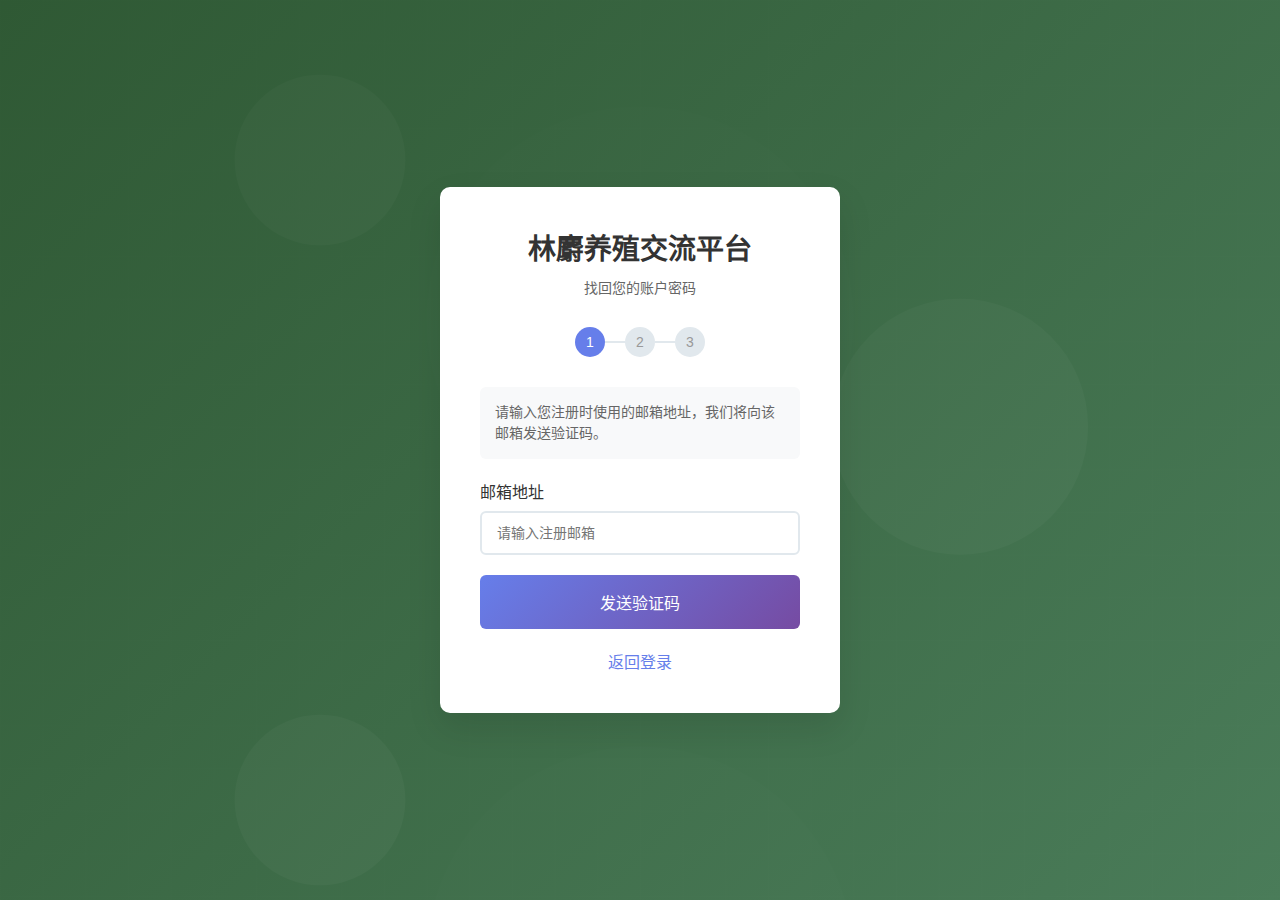
<file: frontend/forgot-password.html>
<!DOCTYPE html>
<html lang="zh-CN">
<head>
    <meta charset="UTF-8">
    <meta name="viewport" content="width=device-width, initial-scale=1.0">
    <title>忘记密码 - 林麝养殖交流分享平台</title>
    <link rel="stylesheet" href="css/forgot-password.css">
    <script src="js/config.js"></script>
    <script src="js/error-handler.js"></script>
    <script src="js/form-validator.js"></script>
    <script src="js/api.js"></script>
    <script src="js/forgot-password.js"></script>
</head>
<body>
    <div class="forgot-container">
        <div class="logo">
            <h1>林麝养殖交流平台</h1>
            <p>找回您的账户密码</p>
        </div>

        <!-- 步骤指示器 -->
        <div class="step-indicator">
            <div class="step active" id="step1">1</div>
            <div class="step" id="step2">2</div>
            <div class="step" id="step3">3</div>
        </div>

        <!-- 第一步：输入邮箱 -->
        <div class="step-content active" id="content1">
            <div class="info-text">
                请输入您注册时使用的邮箱地址，我们将向该邮箱发送验证码。
            </div>
            
            <form id="emailForm">
                <div class="form-group">
                    <label for="email">邮箱地址</label>
                    <input type="email" id="email" name="email" required placeholder="请输入注册邮箱">
                </div>
                
                <button type="submit" class="submit-btn">发送验证码</button>
            </form>
        </div>

        <!-- 第二步：验证邮箱 -->
        <div class="step-content" id="content2">
            <div class="info-text">
                验证码已发送到您的邮箱，请查收并输入验证码。
            </div>
            
            <form id="verifyForm">
                <div class="form-group">
                    <label for="verification-code">邮箱验证码</label>
                    <div class="verification-group">
                        <input type="text" id="verification-code" name="verificationCode" required placeholder="请输入验证码">
                        <button type="button" class="send-code-btn" id="resendCodeBtn">重新发送</button>
                    </div>
                </div>
                
                <button type="submit" class="submit-btn">验证</button>
            </form>
        </div>

        <!-- 第三步：重置密码 -->
        <div class="step-content" id="content3">
            <div class="info-text">
                验证成功！请设置您的新密码。
            </div>
            
            <form id="resetForm">
                <div class="form-group">
                    <label for="new-password">新密码</label>
                    <input type="password" id="new-password" name="newPassword" required placeholder="请输入新密码">
                </div>
                
                <div class="form-group">
                    <label for="confirm-new-password">确认新密码</label>
                    <input type="password" id="confirm-new-password" name="confirmNewPassword" required placeholder="请再次输入新密码">
                </div>
                
                <button type="submit" class="submit-btn">重置密码</button>
            </form>
        </div>

        <div class="back-link">
            <a href="login.html">返回登录</a>
        </div>
    </div>
</body>
</html>
</file>
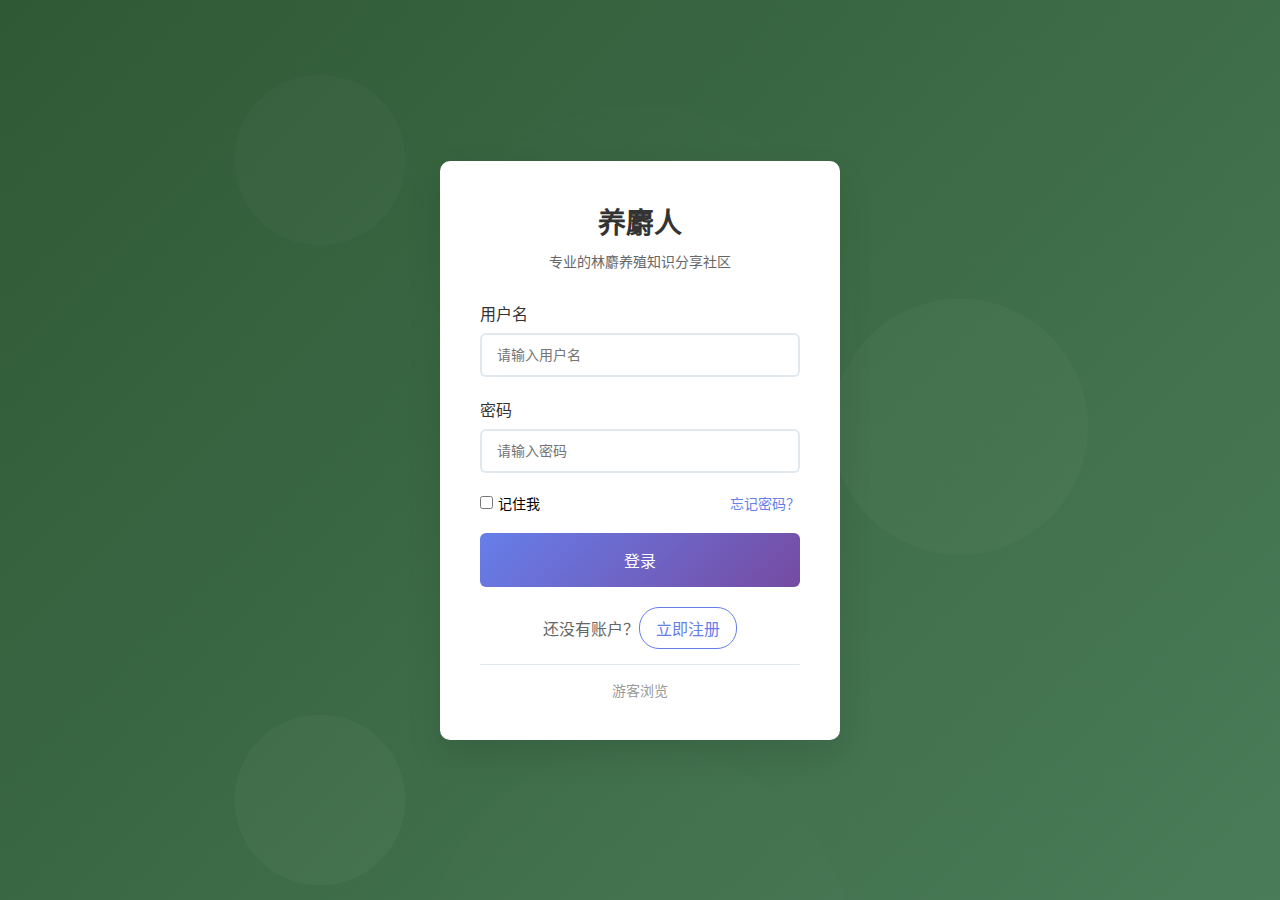
<file: frontend/login.html>
<!DOCTYPE html>
<html lang="zh-CN">
<head>
    <meta charset="UTF-8">
    <meta name="viewport" content="width=device-width, initial-scale=1.0">
    <title>用户登录 - 林麝养殖交流分享平台</title>
    <link rel="stylesheet" href="css/login.css">
</head>
<body>
    <div class="login-container">
        <div class="logo">
            <h1>养麝人</h1>
            <p>专业的林麝养殖知识分享社区</p>
        </div>

        <form id="loginForm">
            <!-- 用户名 -->
            <div class="form-group">
                <label for="username">用户名</label>
                <input type="text" id="username" name="username" required placeholder="请输入用户名">
                <div class="error-message"></div>
            </div>

            <!-- 密码 -->
            <div class="form-group">
                <label for="password">密码</label>
                <input type="password" id="password" name="password" required placeholder="请输入密码">
                <div class="error-message"></div>
            </div>

            <!-- 登录选项 -->
            <div class="form-options">
                <div class="remember-me">
                    <input type="checkbox" id="remember" name="remember">
                    <label for="remember">记住我</label>
                </div>
                <a href="forgot-password.html" class="forgot-password">忘记密码？</a>
            </div>

            <button type="submit" class="login-btn">登录</button>
        </form>

        <div class="register-link">
            还没有账户？<a href="register.html">立即注册</a>
        </div>

        <div class="guest-access">
            <a href="index.html" class="guest-btn">游客浏览</a>
        </div>
    </div>

    <!-- 引入JavaScript文件 -->
    <script src="js/config.js"></script>
    <script src="js/form-validator.js"></script>
    <script src="js/error-handler.js"></script>
    <script src="js/api.js"></script>
    <script src="js/login.js"></script>
</body>
</html>
</file>
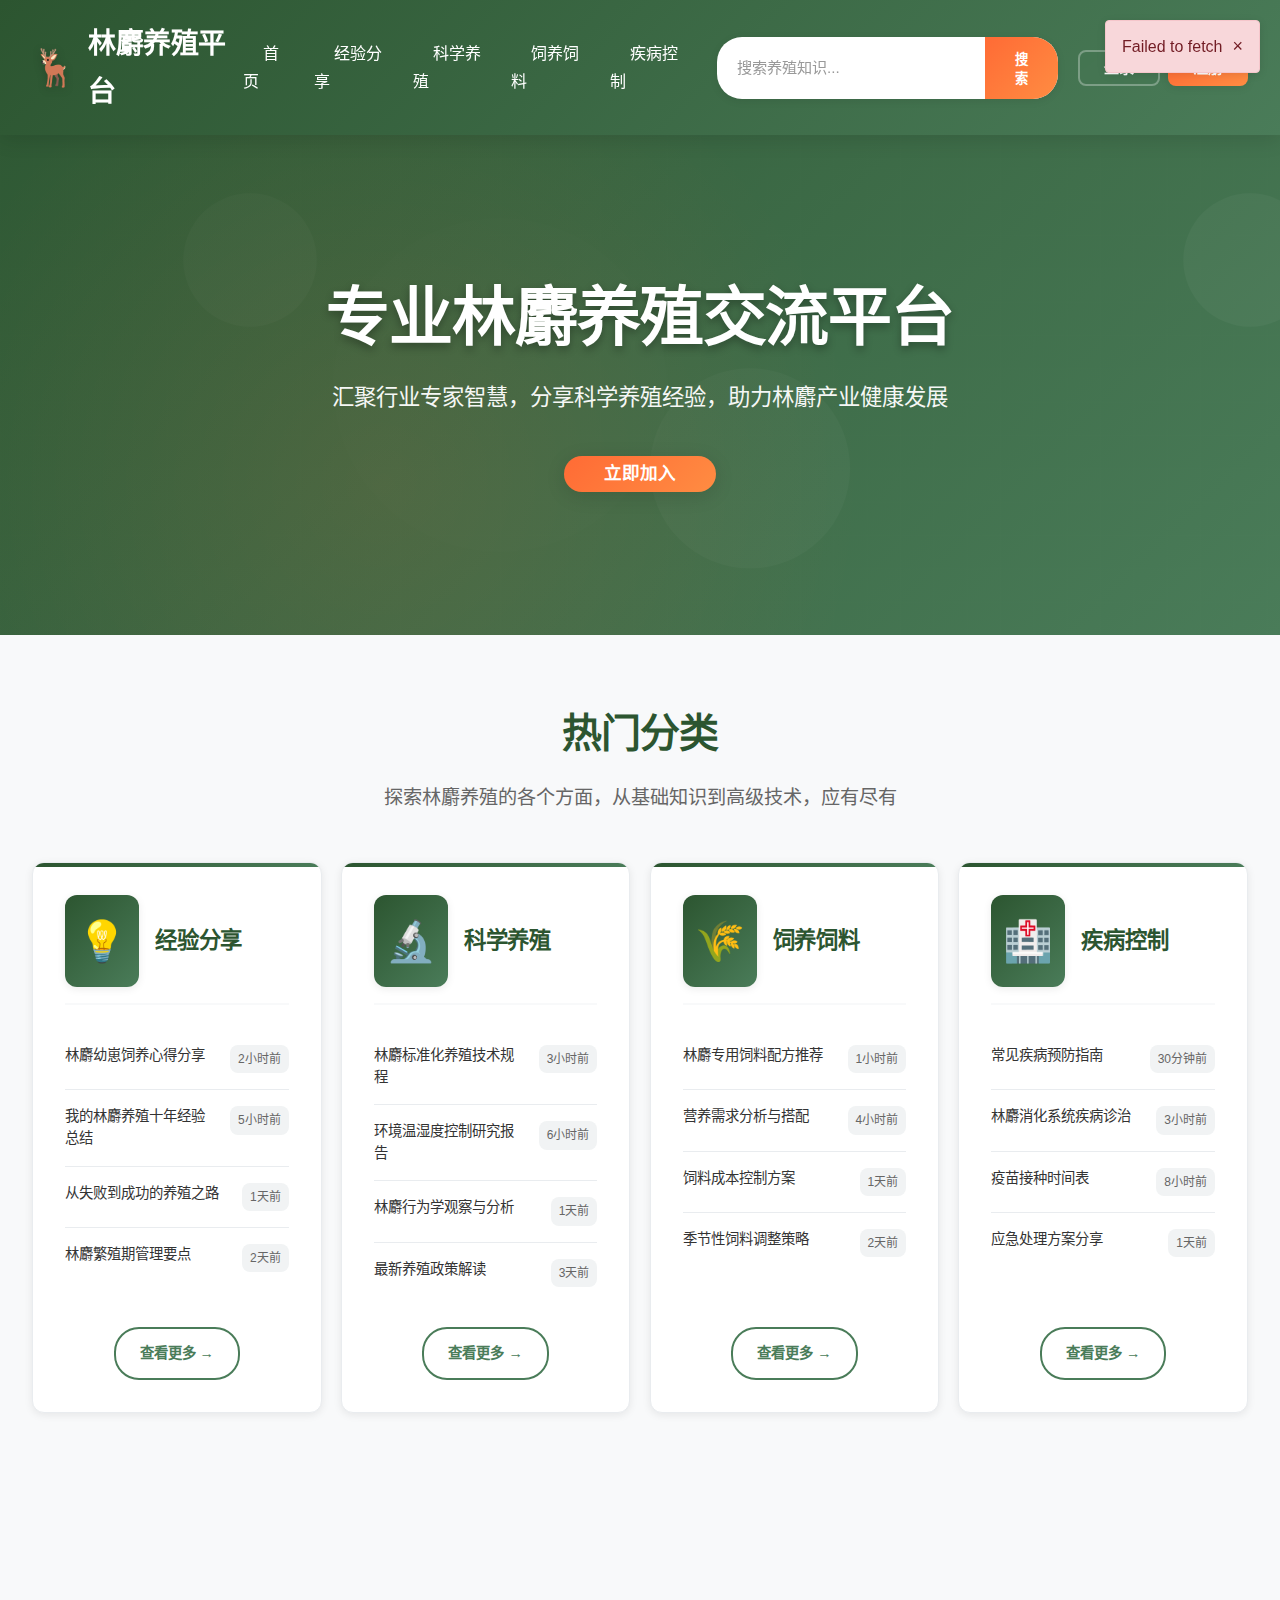
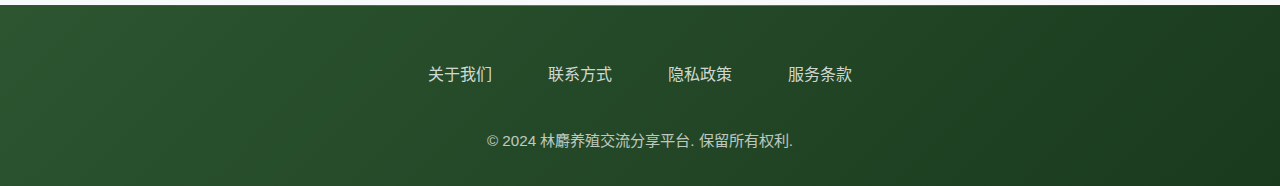
<file: frontend/post-detail.html>
<!DOCTYPE html>
<html lang="zh-CN">
<head>
    <meta charset="UTF-8">
    <meta name="viewport" content="width=device-width, initial-scale=1.0">
    <title>林麝幼崽饲养心得分享 - 林麝养殖交流分享平台</title>
        <link rel="stylesheet" href="css/post-detail.css">
</head>
<body>
    <header class="header">
        <div class="nav-container">
            <a href="index.html" class="logo">养麝人</a>
            <div class="user-info">
                <span>欢迎，张三</span>
                <a href="user-center.html" style="color: white; margin-left: 1rem;">个人中心</a>
            </div>
        </div>
    </header>

    <nav class="breadcrumb">
        <div class="breadcrumb-container">
            <a href="index.html">首页</a> > 
            <a href="#">经验分享</a> > 
            <span>林麝幼崽饲养心得分享</span>
        </div>
    </nav>

    <div class="main-container">
        <article class="post-content">
            <header class="post-header">
                <h1 class="post-title">林麝幼崽饲养心得分享</h1>
                <div class="post-meta">
                    <div class="author-info">
                        <div class="avatar">李</div>
                        <span>李师傅</span>
                    </div>
                    <span>发布时间：2024-01-15 14:30</span>
                    <span>分类：经验分享</span>
                    <span>阅读：256</span>
                </div>
            </header>

            <div class="post-body">
                <p>作为一名从事林麝养殖十多年的老养殖户，我想和大家分享一些关于林麝幼崽饲养的心得体会。希望能对新手朋友们有所帮助。</p>
                
                <h3>1. 幼崽出生后的护理</h3>
                <p>林麝幼崽出生后的前48小时是最关键的时期。这个时候需要特别注意以下几点：</p>
                <ul>
                    <li>确保幼崽能够及时吃到初乳，初乳含有丰富的抗体</li>
                    <li>保持环境温度在25-28度之间</li>
                    <li>观察幼崽的呼吸和活动状态</li>
                    <li>及时清理脐带，防止感染</li>
                </ul>
                
                <h3>2. 饲料搭配要点</h3>
                <p>幼崽的饲料搭配需要根据不同的生长阶段来调整：</p>
                <ul>
                    <li>0-30天：以母乳为主，适当补充专用奶粉</li>
                    <li>30-60天：逐步添加嫩草和精料</li>
                    <li>60天以上：可以正常饲喂成年饲料</li>
                </ul>
                
                <h3>3. 常见问题处理</h3>
                <p>在饲养过程中，经常会遇到一些问题，比如腹泻、食欲不振等。我的经验是：</p>
                <ul>
                    <li>腹泻时要及时调整饲料，减少精料比例</li>
                    <li>食欲不振可能是环境应激，要检查温湿度</li>
                    <li>发现异常要及时联系兽医</li>
                </ul>
                
                <p>以上就是我来了总结的一些经验，希望对大家有帮助。如果有什么问题，欢迎在评论区交流讨论。</p>
            </div>

            <div class="post-actions">
                <button class="action-btn">
                    <span>👍</span>
                    <span>点赞 (23)</span>
                </button>
                <button class="action-btn">
                    <span>⭐</span>
                    <span>收藏 (15)</span>
                </button>
                <button class="action-btn">
                    <span>📤</span>
                    <span>分享</span>
                </button>
            </div>

            <section class="comments-section">
                <h3 class="comments-header">评论 (8)</h3>
                
                <div class="comment-form">
                    <textarea placeholder="写下你的评论..."></textarea>
                    <button type="submit">发表评论</button>
                </div>

                <ul class="comment-list">
                    <li class="comment-item">
                        <div class="comment-header">
                            <div class="comment-author">
                                <div class="avatar">王</div>
                                <span>王师傅</span>
                            </div>
                            <span class="comment-time">2小时前</span>
                        </div>
                        <p>非常实用的经验分享！我刚开始养殖，这些建议对我很有帮助。请问初乳不足的情况下，有什么好的替代方案吗？</p>
                    </li>
                    
                    <li class="comment-item">
                        <div class="comment-header">
                            <div class="comment-author">
                                <div class="avatar">赵</div>
                                <span>赵老板</span>
                            </div>
                            <span class="comment-time">5小时前</span>
                        </div>
                        <p>李师傅的经验确实宝贵，我按照这个方法养殖，成活率提高了不少。特别温度控制这一块，真的很重要。</p>
                    </li>
                </ul>
            </section>
        </article>

        <aside class="sidebar">
            <div class="sidebar-section">
                <h3>👤 作者信息</h3>
                <div class="author-info">
                    <div class="author-avatar" style="width: 60px; height: 60px; background: var(--primary-color); color: white; border-radius: 50%; display: flex; align-items: center; justify-content: center; font-size: 1.5rem; font-weight: bold; margin-bottom: 1rem;">李</div>
                    <div class="author-name" style="font-size: 1.2rem; font-weight: 700; color: var(--primary-color); margin-bottom: 0.5rem;">李师傅</div>
                    <div class="author-bio" style="color: var(--text-light); line-height: 1.6; margin-bottom: 1.5rem;">林麝养殖专家，从业15年，擅长幼崽护理和疾病防控</div>
                    <button class="btn btn-primary" style="width: 100%;">+ 关注作者</button>
                </div>
            </div>

            <div class="sidebar-section">
                <h3>📚 相关推荐</h3>
                <ul>
                    <li><a href="post-detail.html?id=4">林麝繁殖期管理要点</a></li>
                    <li><a href="post-detail.html?id=4">幼崽常见疾病预防</a></li>
                    <li><a href="post-detail.html?id=4">饲料配方优化建议</a></li>
                    <li><a href="post-detail.html?id=4">环境控制技术要点</a></li>
                    <li><a href="post-detail.html?id=4">成本控制经验分享</a></li>
                </ul>
            </div>

            <div class="sidebar-section">
                <h3>🏷️ 热门标签</h3>
                <div class="tag-cloud">
                    <a href="#" class="tag">#幼崽护理</a>
                    <a href="#" class="tag">#饲料配方</a>
                    <a href="#" class="tag">#疾病预防</a>
                    <a href="#" class="tag">#环境控制</a>
                </div>
            </div>
        </aside>
    </div>
    
    <!-- 引入API配置和服务 -->
    <script src="js/config.js"></script>
    <script src="js/error-handler.js"></script>
    <script src="js/api.js"></script>
    <script src="js/share-modal.js"></script>
    <script src="js/post-detail.js"></script>
</body>
</html>
</file>
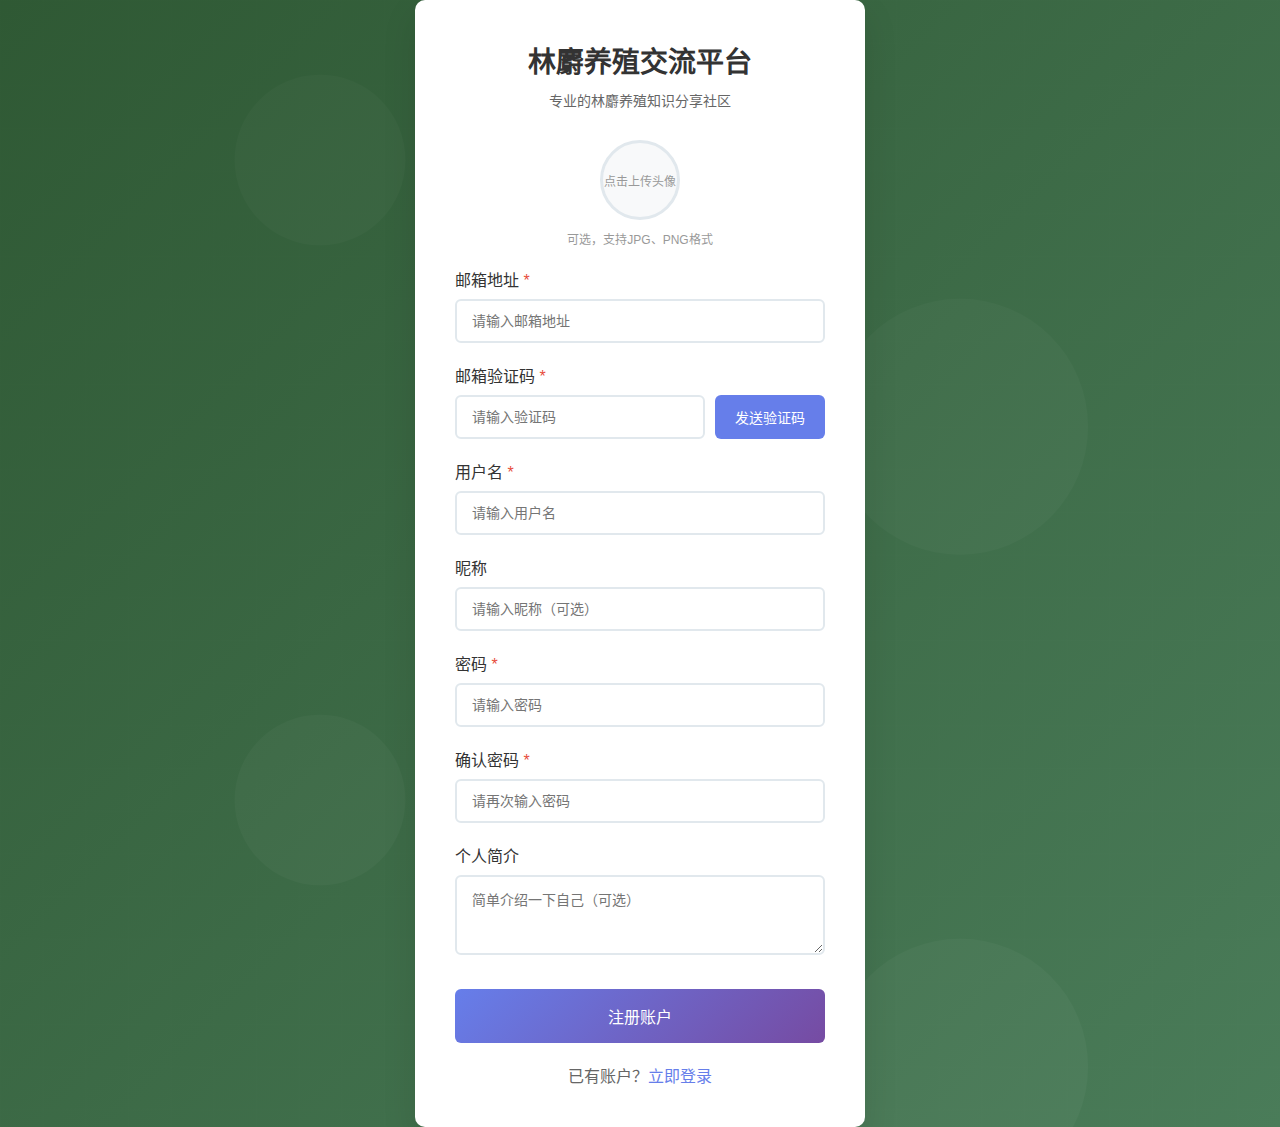
<file: frontend/register.html>
<!DOCTYPE html>
<html lang="zh-CN">
<head>
    <meta charset="UTF-8">
    <meta name="viewport" content="width=device-width, initial-scale=1.0">
    <title>用户注册 - 林麝养殖交流分享平台</title>
    <link rel="stylesheet" href="css/register.css">
</head>
<body>
    <div class="register-container">
        <div class="logo">
            <h1>林麝养殖交流平台</h1>
            <p>专业的林麝养殖知识分享社区</p>
        </div>

        <form id="registerForm">
            <!-- 头像上传 (可选) -->
            <div class="avatar-upload">
                <div class="avatar-preview" onclick="document.getElementById('avatar-input').click()">
                    <span>点击上传头像</span>
                </div>
                <input type="file" id="avatar-input" accept="image/*">
                <div class="upload-text">可选，支持JPG、PNG格式</div>
            </div>

            <!-- 邮箱地址 (必填) -->
            <div class="form-group">
                <label for="email">邮箱地址 <span class="required">*</span></label>
                <input type="email" id="email" name="email" required placeholder="请输入邮箱地址">
                <div class="error-message"></div>
            </div>

            <!-- 邮箱验证码 (必填) -->
            <div class="form-group">
                <label for="verification-code">邮箱验证码 <span class="required">*</span></label>
                <div class="verification-group">
                    <input type="text" id="verification-code" name="verificationCode" required placeholder="请输入验证码">
                    <button type="button" class="send-code-btn" id="sendCodeBtn">发送验证码</button>
                </div>
                <div class="error-message"></div>
            </div>

            <!-- 用户名 (必填) -->
            <div class="form-group">
                <label for="username">用户名 <span class="required">*</span></label>
                <input type="text" id="username" name="username" required placeholder="请输入用户名">
                <div class="error-message"></div>
            </div>

            <!-- 昵称 (可选) -->
            <div class="form-group">
                <label for="nickname">昵称</label>
                <input type="text" id="nickname" name="nickname" placeholder="请输入昵称（可选）">
                <div class="error-message"></div>
            </div>

            <!-- 密码 (必填) -->
            <div class="form-group">
                <label for="password">密码 <span class="required">*</span></label>
                <input type="password" id="password" name="password" required placeholder="请输入密码">
                <div class="error-message"></div>
            </div>

            <!-- 确认密码 (必填) -->
            <div class="form-group">
                <label for="confirm-password">确认密码 <span class="required">*</span></label>
                <input type="password" id="confirm-password" name="confirmPassword" required placeholder="请再次输入密码">
                <div class="error-message"></div>
            </div>

            <!-- 个人简介 (可选) -->
            <div class="form-group">
                <label for="bio">个人简介</label>
                <textarea id="bio" name="bio" placeholder="简单介绍一下自己（可选）"></textarea>
                <div class="error-message"></div>
            </div>

            <button type="submit" class="register-btn">注册账户</button>
        </form>

        <div class="login-link">
            已有账户？<a href="login.html">立即登录</a>
        </div>
    </div>
    
    <!-- 在页面底部按依赖顺序加载所有JavaScript文件 -->
    <script src="js/config.js"></script>
    <script src="js/error-handler.js"></script>
    <script src="js/form-validator.js"></script>
    <script src="js/api.js"></script>
    <script src="js/register.js"></script>
</body>
</html>
</file>
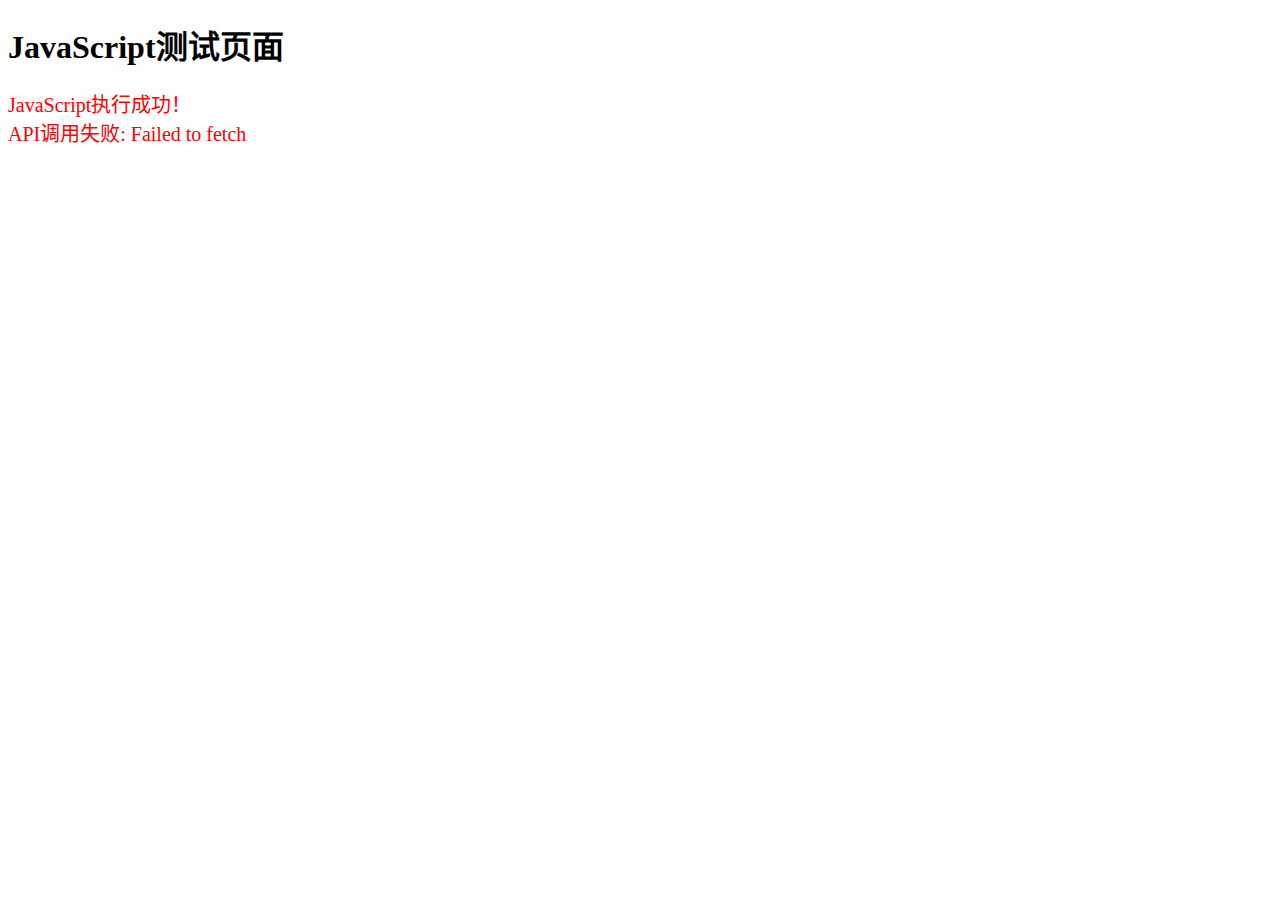
<file: frontend/simple-test.html>
<!DOCTYPE html>
<html lang="zh-CN">
<head>
    <meta charset="UTF-8">
    <meta name="viewport" content="width=device-width, initial-scale=1.0">
    <title>简单测试</title>
</head>
<body>
    <h1>JavaScript测试页面</h1>
    <div id="test-output">等待JavaScript执行...</div>
    
    <script>
        console.log('JavaScript开始执行');
        
        document.addEventListener('DOMContentLoaded', function() {
            console.log('DOM加载完成');
            
            const output = document.getElementById('test-output');
            output.innerHTML = 'JavaScript执行成功！';
            output.style.color = 'green';
            output.style.fontSize = '20px';
            
            // 测试API调用
            fetch('http://localhost:8080/api/categories')
                .then(response => {
                    console.log('API响应状态:', response.status);
                    return response.json();
                })
                .then(data => {
                    console.log('API数据:', data);
                    output.innerHTML += '<br>API调用成功，获取到 ' + data.length + ' 个分类';
                })
                .catch(error => {
                    console.error('API调用失败:', error);
                    output.innerHTML += '<br>API调用失败: ' + error.message;
                    output.style.color = 'red';
                });
        });
    </script>
</body>
</html>
</file>
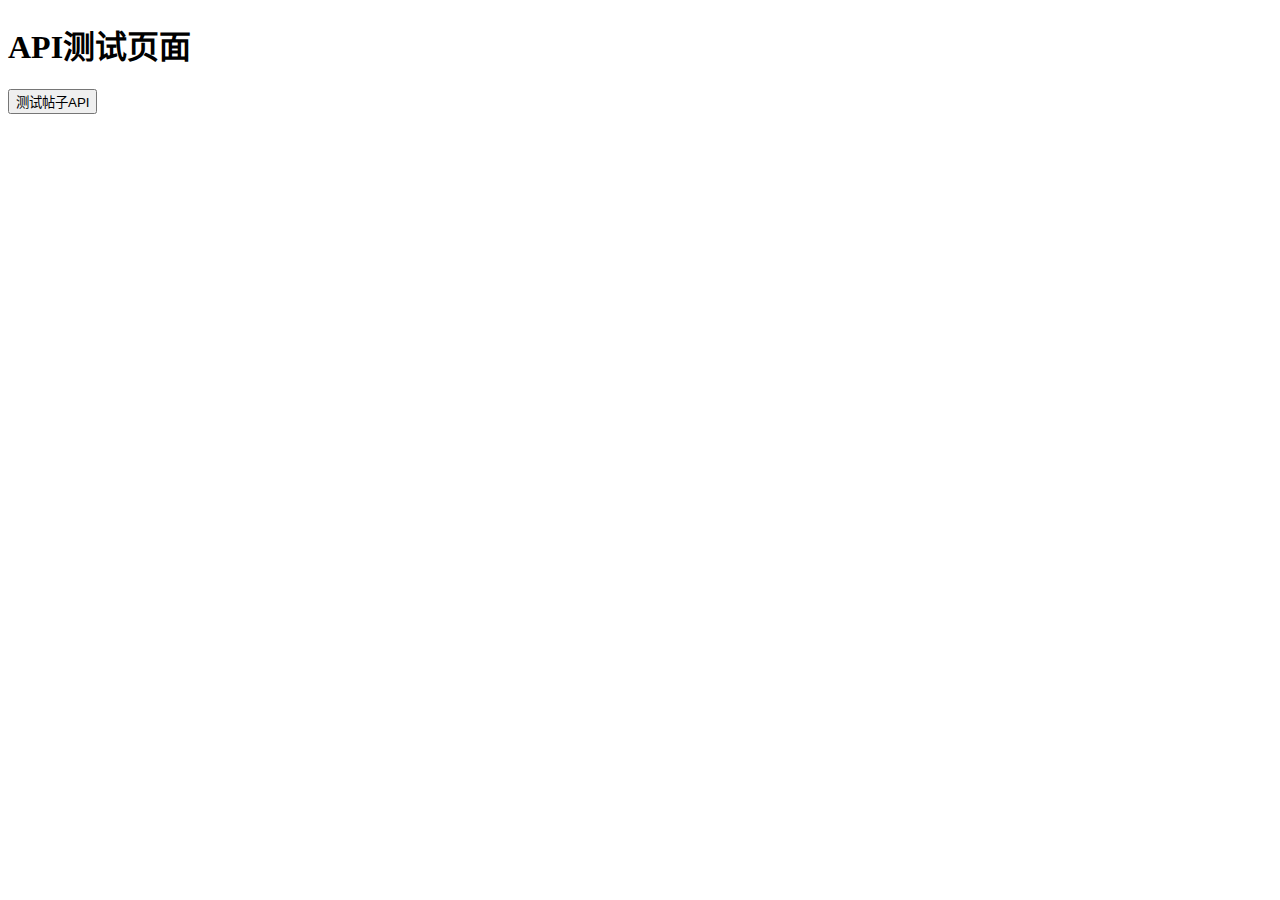
<file: frontend/test-api.html>
<!DOCTYPE html>
<html lang="zh-CN">
<head>
    <meta charset="UTF-8">
    <meta name="viewport" content="width=device-width, initial-scale=1.0">
    <title>API测试页面</title>
</head>
<body>
    <h1>API测试页面</h1>
    <button onclick="testPostAPI()">测试帖子API</button>
    <div id="result"></div>

    <script src="js/config.js"></script>
    <script src="js/api.js"></script>
    <script>
        async function testPostAPI() {
            const resultDiv = document.getElementById('result');
            resultDiv.innerHTML = '正在测试API...';
            
            try {
                console.log('开始测试帖子API');
                const params = {
                    categoryId: 1,
                    page: 0,
                    size: 10
                };
                
                console.log('请求参数:', params);
                const response = await postAPI.getList(params);
                console.log('API响应:', response);
                
                if (response.success) {
                    const posts = response.data.content || [];
                    resultDiv.innerHTML = `
                        <h3>API调用成功</h3>
                        <p>找到 ${posts.length} 篇帖子</p>
                        <pre>${JSON.stringify(response, null, 2)}</pre>
                    `;
                } else {
                    resultDiv.innerHTML = `
                        <h3>API调用失败</h3>
                        <p>错误信息: ${response.message}</p>
                        <pre>${JSON.stringify(response, null, 2)}</pre>
                    `;
                }
            } catch (error) {
                console.error('API测试失败:', error);
                resultDiv.innerHTML = `
                    <h3>API调用异常</h3>
                    <p>错误信息: ${error.message}</p>
                    <pre>${error.stack}</pre>
                `;
            }
        }
    </script>
</body>
</html>
</file>
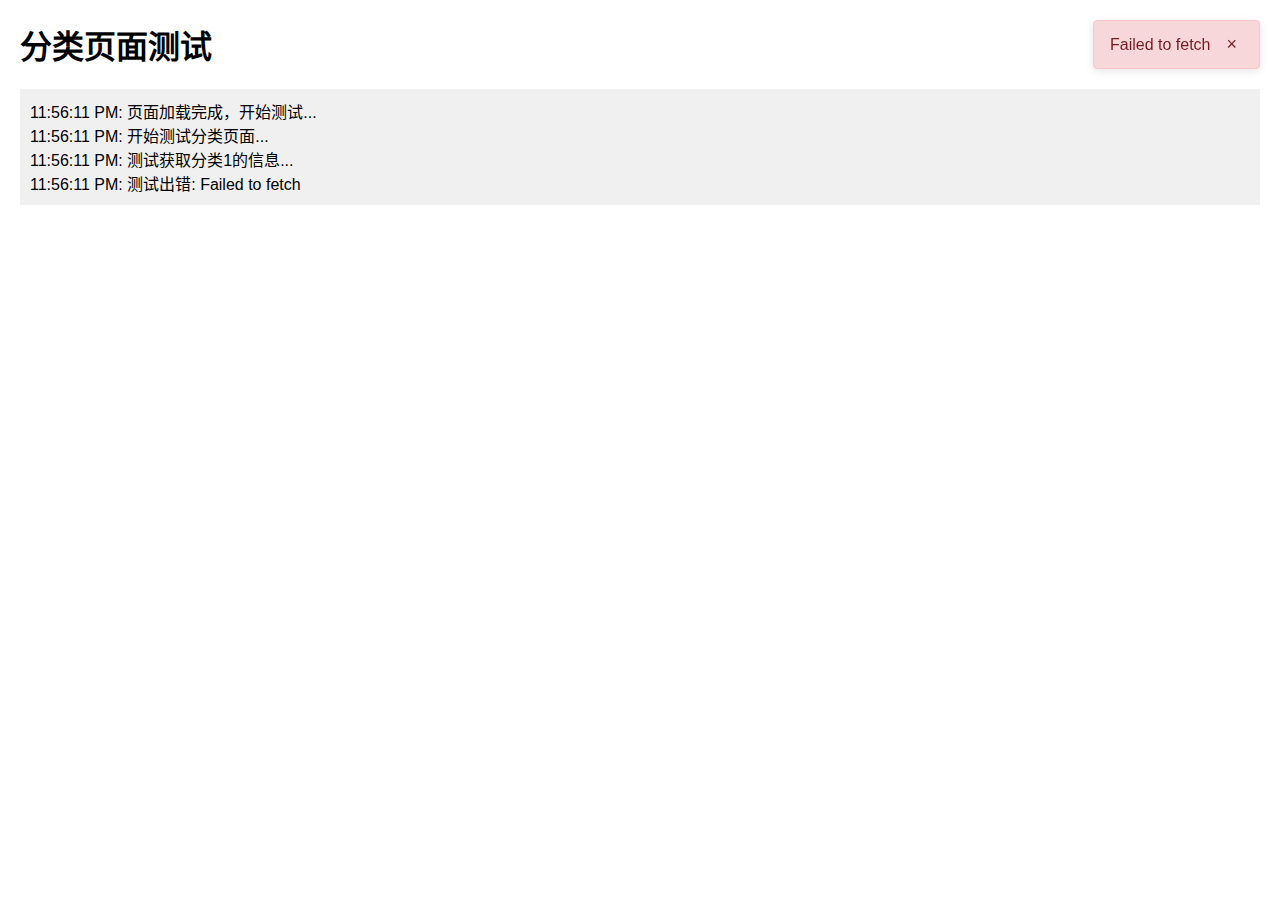
<file: frontend/test-category.html>
<!DOCTYPE html>
<html lang="zh-CN">
<head>
    <meta charset="UTF-8">
    <meta name="viewport" content="width=device-width, initial-scale=1.0">
    <title>分类页面测试</title>
    <style>
        body { font-family: Arial, sans-serif; margin: 20px; }
        .loading { color: #666; }
        .error { color: red; }
        .post { border: 1px solid #ddd; margin: 10px 0; padding: 10px; }
        .debug { background: #f0f0f0; padding: 10px; margin: 10px 0; }
    </style>
</head>
<body>
    <h1>分类页面测试</h1>
    <div id="debug" class="debug"></div>
    <div id="category-info"></div>
    <div id="posts-container"></div>

    <script src="js/config.js"></script>
    <script src="js/error-handler.js"></script>
    <script src="js/data-processor.js"></script>
    <script src="js/api.js"></script>
    
    <script>
        function log(message) {
            console.log(message);
            const debugDiv = document.getElementById('debug');
            debugDiv.innerHTML += '<div>' + new Date().toLocaleTimeString() + ': ' + message + '</div>';
        }

        async function testCategoryPage() {
            log('开始测试分类页面...');
            
            try {
                // 测试获取分类信息
                log('测试获取分类1的信息...');
                const categoryResponse = await categoryAPI.getById('1');
                log('分类API响应: ' + JSON.stringify(categoryResponse));
                
                if (categoryResponse.success) {
                    const category = categoryResponse.data;
                    document.getElementById('category-info').innerHTML = 
                        '<h2>' + category.name + '</h2><p>' + category.description + '</p>';
                }
                
                // 测试获取帖子列表
                log('测试获取分类1的帖子列表...');
                const postsResponse = await postAPI.getList({
                    categoryId: '1',
                    page: 0,
                    size: 10,
                    sortBy: 'createdAt',
                    sortOrder: 'desc'
                });
                log('帖子API响应: ' + JSON.stringify(postsResponse));
                
                if (postsResponse.success) {
                    const posts = postsResponse.data.content || [];
                    const postsContainer = document.getElementById('posts-container');
                    
                    if (posts.length === 0) {
                        postsContainer.innerHTML = '<p>暂无帖子</p>';
                    } else {
                        let html = '<h3>帖子列表 (' + posts.length + '个):</h3>';
                        posts.forEach(post => {
                            html += '<div class="post">';
                            html += '<h4>' + post.title + '</h4>';
                            html += '<p>' + (post.summary || post.content.substring(0, 100)) + '</p>';
                            html += '<small>作者: ' + post.author.nickname + ' | 时间: ' + new Date(post.createdAt).toLocaleString() + '</small>';
                            html += '</div>';
                        });
                        postsContainer.innerHTML = html;
                    }
                }
                
                log('测试完成！');
                
            } catch (error) {
                log('测试出错: ' + error.message);
                console.error('详细错误:', error);
            }
        }

        // 页面加载完成后开始测试
        document.addEventListener('DOMContentLoaded', function() {
            log('页面加载完成，开始测试...');
            testCategoryPage();
        });
    </script>
</body>
</html>
</file>
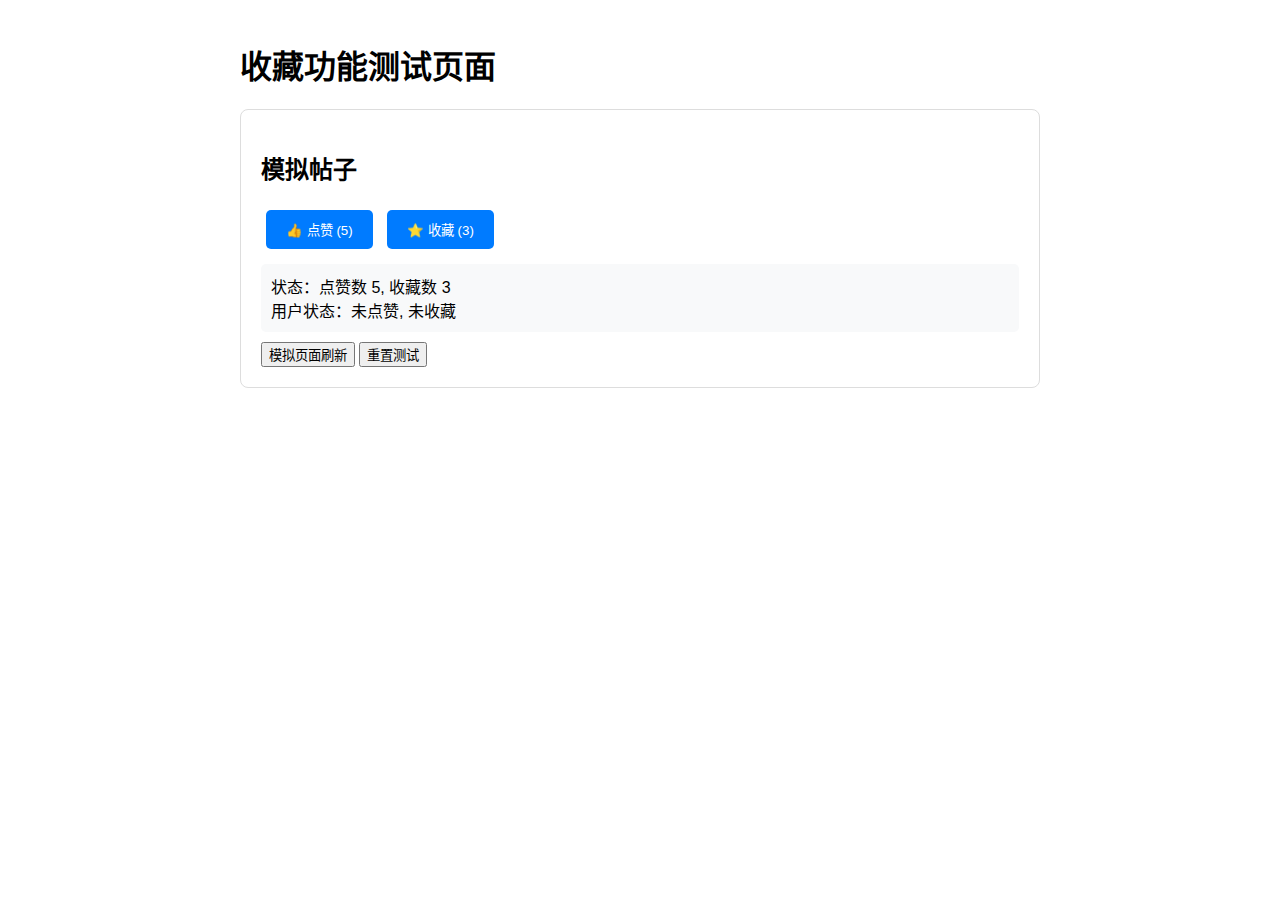
<file: frontend/test-favorite.html>
<!DOCTYPE html>
<html lang="zh-CN">
<head>
    <meta charset="UTF-8">
    <meta name="viewport" content="width=device-width, initial-scale=1.0">
    <title>收藏功能测试</title>
    <style>
        body {
            font-family: Arial, sans-serif;
            max-width: 800px;
            margin: 0 auto;
            padding: 20px;
        }
        .test-section {
            border: 1px solid #ddd;
            padding: 20px;
            margin: 20px 0;
            border-radius: 8px;
        }
        .action-btn {
            background: #007bff;
            color: white;
            border: none;
            padding: 10px 20px;
            border-radius: 5px;
            cursor: pointer;
            margin: 5px;
        }
        .action-btn.active {
            background: #28a745;
        }
        .status {
            margin: 10px 0;
            padding: 10px;
            background: #f8f9fa;
            border-radius: 5px;
        }
    </style>
</head>
<body>
    <h1>收藏功能测试页面</h1>
    
    <div class="test-section">
        <h2>模拟帖子</h2>
        <div id="post-actions">
            <!-- 这里会动态生成按钮 -->
        </div>
        <div class="status" id="status">
            状态：未初始化
        </div>
        <button onclick="simulateRefresh()">模拟页面刷新</button>
        <button onclick="resetTest()">重置测试</button>
    </div>

    <script src="js/api.js"></script>
    <script>
        // 模拟帖子数据
        let currentPost = {
            id: 999,
            title: "测试帖子",
            likeCount: 5,
            favoriteCount: 3,
            isLiked: false,
            isFavorited: false
        };

        // 模拟用户数据
        let currentUser = {
            id: 1,
            username: "testuser"
        };

        // 更新操作按钮显示
        function updatePostActions() {
            const actionsElement = document.getElementById('post-actions');
            if (actionsElement) {
                const likeClass = currentPost.isLiked ? 'action-btn active' : 'action-btn';
                const favoriteClass = currentPost.isFavorited ? 'action-btn active' : 'action-btn';
                const likeText = currentPost.isLiked ? '已点赞' : '点赞';
                const favoriteText = currentPost.isFavorited ? '已收藏' : '收藏';
                
                actionsElement.innerHTML = `
                    <button class="${likeClass}" onclick="toggleLike()">
                        <span>👍</span>
                        <span>${likeText} (${currentPost.likeCount || 0})</span>
                    </button>
                    <button class="${favoriteClass}" onclick="toggleFavorite()">
                        <span>⭐</span>
                        <span>${favoriteText} (${currentPost.favoriteCount || 0})</span>
                    </button>
                `;
            }
            updateStatus();
        }

        // 更新状态显示
        function updateStatus() {
            const statusElement = document.getElementById('status');
            statusElement.innerHTML = `
                状态：点赞数 ${currentPost.likeCount}, 收藏数 ${currentPost.favoriteCount}<br>
                用户状态：${currentPost.isLiked ? '已点赞' : '未点赞'}, ${currentPost.isFavorited ? '已收藏' : '未收藏'}
            `;
        }

        // 模拟点赞功能
        function toggleLike() {
            currentPost.isLiked = !currentPost.isLiked;
            currentPost.likeCount += currentPost.isLiked ? 1 : -1;
            updatePostActions();
            console.log('点赞状态切换:', currentPost.isLiked, '点赞数:', currentPost.likeCount);
        }

        // 模拟收藏功能
        function toggleFavorite() {
            currentPost.isFavorited = !currentPost.isFavorited;
            currentPost.favoriteCount += currentPost.isFavorited ? 1 : -1;
            updatePostActions();
            console.log('收藏状态切换:', currentPost.isFavorited, '收藏数:', currentPost.favoriteCount);
        }

        // 模拟页面刷新（重新加载状态）
        function simulateRefresh() {
            // 模拟从服务器获取状态
            const mockStatus = {
                isLiked: currentPost.isLiked,
                isFavorited: currentPost.isFavorited,
                likeCount: currentPost.likeCount,
                favoriteCount: currentPost.favoriteCount
            };
            
            // 重新设置状态（模拟页面刷新后的状态加载）
            currentPost.isLiked = mockStatus.isLiked;
            currentPost.isFavorited = mockStatus.isFavorited;
            currentPost.likeCount = mockStatus.likeCount || 0;
            currentPost.favoriteCount = mockStatus.favoriteCount || 0;
            
            updatePostActions();
            console.log('模拟页面刷新完成，状态保持:', mockStatus);
        }

        // 重置测试
        function resetTest() {
            currentPost = {
                id: 999,
                title: "测试帖子",
                likeCount: 5,
                favoriteCount: 3,
                isLiked: false,
                isFavorited: false
            };
            updatePostActions();
            console.log('测试重置完成');
        }

        // 初始化
        document.addEventListener('DOMContentLoaded', function() {
            updatePostActions();
            console.log('测试页面初始化完成');
        });
    </script>
</body>
</html>
</file>
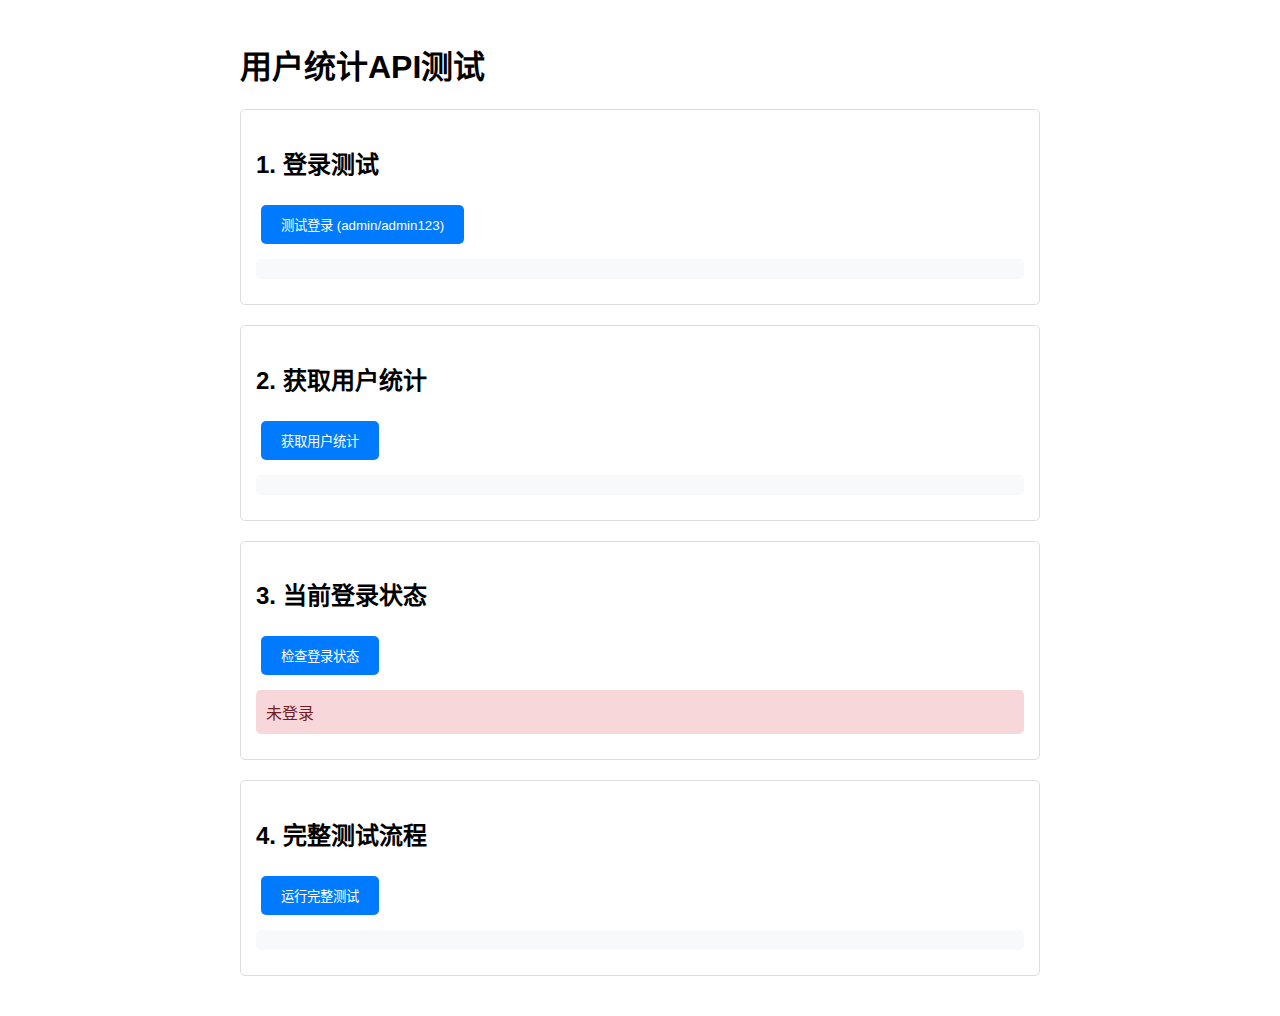
<file: frontend/test-user-stats.html>
<!DOCTYPE html>
<html lang="zh-CN">
<head>
    <meta charset="UTF-8">
    <meta name="viewport" content="width=device-width, initial-scale=1.0">
    <title>用户统计测试</title>
    <style>
        body {
            font-family: Arial, sans-serif;
            max-width: 800px;
            margin: 0 auto;
            padding: 20px;
        }
        .section {
            margin: 20px 0;
            padding: 15px;
            border: 1px solid #ddd;
            border-radius: 5px;
        }
        .button {
            background: #007bff;
            color: white;
            border: none;
            padding: 10px 20px;
            border-radius: 5px;
            cursor: pointer;
            margin: 5px;
        }
        .button:hover {
            background: #0056b3;
        }
        .result {
            background: #f8f9fa;
            padding: 10px;
            border-radius: 5px;
            margin: 10px 0;
            white-space: pre-wrap;
        }
        .error {
            background: #f8d7da;
            color: #721c24;
        }
        .success {
            background: #d4edda;
            color: #155724;
        }
    </style>
</head>
<body>
    <h1>用户统计API测试</h1>
    
    <div class="section">
        <h2>1. 登录测试</h2>
        <button class="button" onclick="testLogin()">测试登录 (admin/admin123)</button>
        <div id="loginResult" class="result"></div>
    </div>
    
    <div class="section">
        <h2>2. 获取用户统计</h2>
        <button class="button" onclick="testGetStats()">获取用户统计</button>
        <div id="statsResult" class="result"></div>
    </div>
    
    <div class="section">
        <h2>3. 当前登录状态</h2>
        <button class="button" onclick="checkLoginStatus()">检查登录状态</button>
        <div id="statusResult" class="result"></div>
    </div>
    
    <div class="section">
        <h2>4. 完整测试流程</h2>
        <button class="button" onclick="runFullTest()">运行完整测试</button>
        <div id="fullTestResult" class="result"></div>
    </div>

    <!-- 引入API配置和服务 -->
    <script src="js/config.js"></script>
    <script src="js/error-handler.js"></script>
    <script src="js/api.js"></script>
    
    <script>
        // 测试登录
        async function testLogin() {
            const resultDiv = document.getElementById('loginResult');
            resultDiv.textContent = '正在登录...';
            resultDiv.className = 'result';
            
            try {
                const response = await authAPI.login('admin', 'admin123');
                if (response.success) {
                    resultDiv.textContent = `登录成功！\n用户: ${response.data.user.username}\n角色: ${response.data.user.role}\nToken: ${response.data.token.substring(0, 50)}...`;
                    resultDiv.className = 'result success';
                    
                    // 保存登录信息
                    localStorage.setItem('token', response.data.token);
                    localStorage.setItem('username', response.data.user.username);
                    localStorage.setItem('userId', response.data.user.id);
                } else {
                    resultDiv.textContent = `登录失败: ${response.message}`;
                    resultDiv.className = 'result error';
                }
            } catch (error) {
                resultDiv.textContent = `登录错误: ${error.message}`;
                resultDiv.className = 'result error';
            }
        }
        
        // 测试获取用户统计
        async function testGetStats() {
            const resultDiv = document.getElementById('statsResult');
            resultDiv.textContent = '正在获取用户统计...';
            resultDiv.className = 'result';
            
            try {
                const response = await userAPI.getStats();
                if (response.success) {
                    const stats = response.data;
                    resultDiv.textContent = `获取统计成功！\n` +
                        `用户ID: ${stats.userId}\n` +
                        `用户名: ${stats.username}\n` +
                        `总帖子数: ${stats.totalPosts}\n` +
                        `已发布帖子: ${stats.publishedPosts}\n` +
                        `草稿帖子: ${stats.draftPosts}\n` +
                        `收藏数: ${stats.collections}\n` +
                        `关注数: ${stats.follows}\n` +
                        `加入时间: ${stats.joinDate}`;
                    resultDiv.className = 'result success';
                } else {
                    resultDiv.textContent = `获取统计失败: ${response.message}`;
                    resultDiv.className = 'result error';
                }
            } catch (error) {
                resultDiv.textContent = `获取统计错误: ${error.message}`;
                resultDiv.className = 'result error';
            }
        }
        
        // 检查登录状态
        function checkLoginStatus() {
            const resultDiv = document.getElementById('statusResult');
            const token = localStorage.getItem('token');
            const username = localStorage.getItem('username');
            const userId = localStorage.getItem('userId');
            
            if (token && username) {
                resultDiv.textContent = `已登录\n用户名: ${username}\n用户ID: ${userId}\nToken: ${token.substring(0, 50)}...`;
                resultDiv.className = 'result success';
            } else {
                resultDiv.textContent = '未登录';
                resultDiv.className = 'result error';
            }
        }
        
        // 运行完整测试
        async function runFullTest() {
            const resultDiv = document.getElementById('fullTestResult');
            resultDiv.textContent = '开始完整测试...\n';
            resultDiv.className = 'result';
            
            try {
                // 1. 清除之前的登录信息
                localStorage.removeItem('token');
                localStorage.removeItem('username');
                localStorage.removeItem('userId');
                resultDiv.textContent += '1. 清除登录信息 ✓\n';
                
                // 2. 测试登录
                resultDiv.textContent += '2. 正在登录...\n';
                const loginResponse = await authAPI.login('admin', 'admin123');
                if (loginResponse.success) {
                    localStorage.setItem('token', loginResponse.data.token);
                    localStorage.setItem('username', loginResponse.data.user.username);
                    localStorage.setItem('userId', loginResponse.data.user.id);
                    resultDiv.textContent += '2. 登录成功 ✓\n';
                } else {
                    throw new Error(`登录失败: ${loginResponse.message}`);
                }
                
                // 3. 测试获取用户统计
                resultDiv.textContent += '3. 正在获取用户统计...\n';
                const statsResponse = await userAPI.getStats();
                if (statsResponse.success) {
                    const stats = statsResponse.data;
                    resultDiv.textContent += `3. 获取统计成功 ✓\n`;
                    resultDiv.textContent += `   - 收藏数: ${stats.collections}\n`;
                    resultDiv.textContent += `   - 帖子数: ${stats.totalPosts}\n`;
                    resultDiv.textContent += `   - 关注数: ${stats.follows}\n`;
                } else {
                    throw new Error(`获取统计失败: ${statsResponse.message}`);
                }
                
                resultDiv.textContent += '\n✅ 所有测试通过！前后端联调正常工作。';
                resultDiv.className = 'result success';
                
            } catch (error) {
                resultDiv.textContent += `\n❌ 测试失败: ${error.message}`;
                resultDiv.className = 'result error';
            }
        }
        
        // 页面加载时检查登录状态
        window.addEventListener('DOMContentLoaded', function() {
            checkLoginStatus();
        });
    </script>
</body>
</html>
</file>
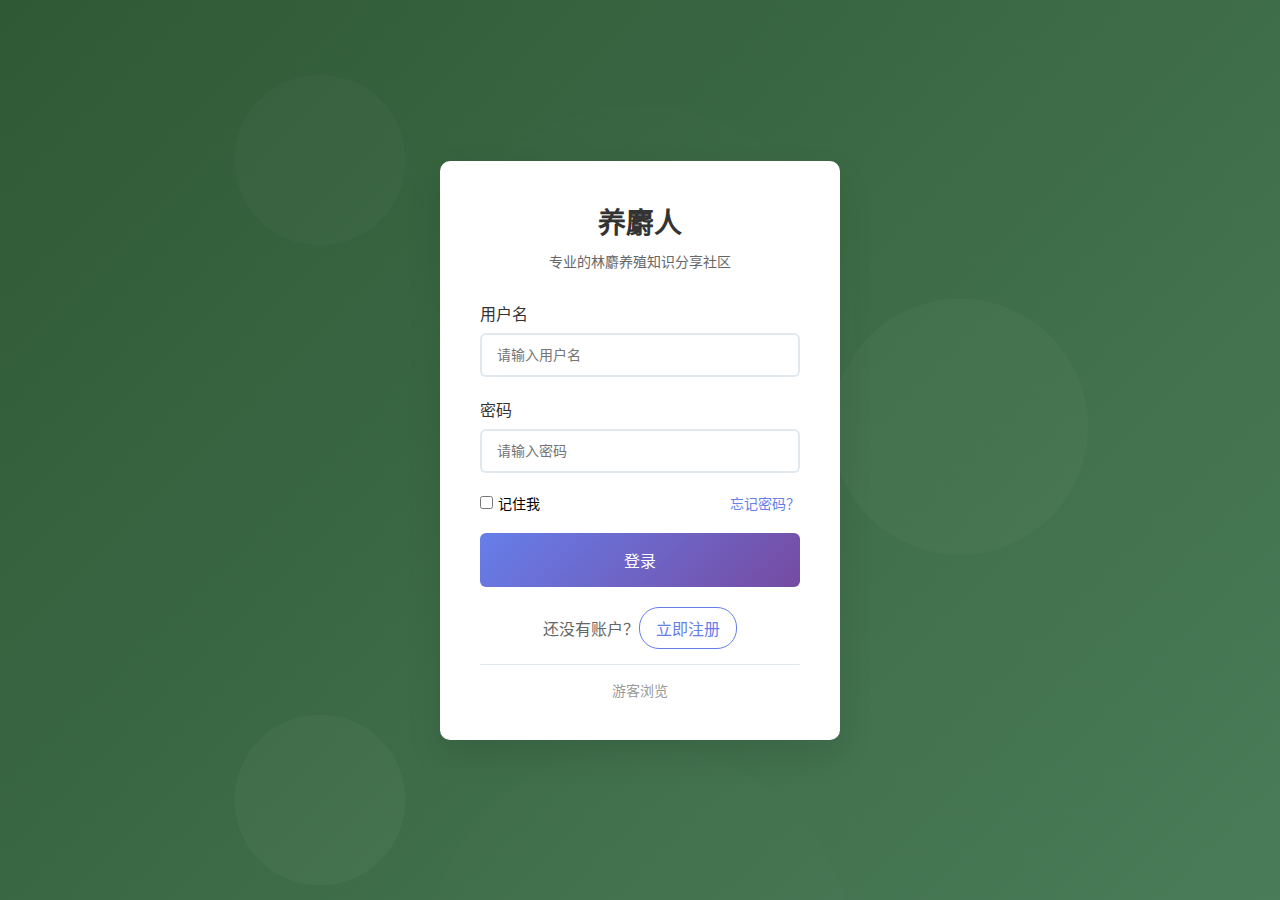
<file: frontend/user-center.html>
<!DOCTYPE html>
<html lang="zh-CN">
<head>
    <meta charset="UTF-8">
    <meta name="viewport" content="width=device-width, initial-scale=1.0">
    <title>个人中心 - 林麝养殖交流分享平台</title>
        <link rel="stylesheet" href="css/user-center.css">
</head>
<body>
    <header class="header">
        <div class="nav-container">
            <a href="index.html" class="logo">养麝人</a>
            <div class="user-info">
                <span id="welcome-text">欢迎，用户</span>
                <a href="#" id="logout-btn" style="color: white; margin-left: 1rem;">退出登录</a>
            </div>
        </div>
    </header>

    <div class="main-container">
        <aside class="sidebar">
            <div class="user-profile">
                <div class="user-avatar" id="user-avatar">用</div>
                <input type="file" id="avatar-upload" accept="image/*" style="display: none;">
                <div class="user-name" id="user-name">用户</div>
                <div class="user-title" id="user-title">林麝养殖爱好者</div>
                <div class="user-stats">
                    <div class="stat-item">
                        <div class="stat-number" id="posts-count">0</div>
                        <div class="stat-label">发布</div>
                    </div>
                    <div class="stat-item">
                        <div class="stat-number" id="collections-count">0</div>
                        <div class="stat-label">收藏</div>
                    </div>
                    <div class="stat-item">
                        <div class="stat-number" id="follows-count">0</div>
                        <div class="stat-label">关注</div>
                    </div>
                </div>
            </div>
            
            <nav>
                <ul class="nav-menu">
                    <li><a href="#" class="active" onclick="showContent('profile')">个人资料</a></li>
                    <li><a href="#" onclick="showContent('posts')">我的发布</a></li>
                    <li><a href="#" onclick="showContent('collections')">我的收藏</a></li>
                    <li><a href="#" onclick="showContent('vip')">VIP订阅</a></li>
                    <li><a href="#" onclick="showContent('settings')">账户设置</a></li>
                </ul>
            </nav>
        </aside>

        <main class="content-area">
            <!-- 个人资料 -->
            <div id="profile-content" class="content-section">
                <div class="content-header">
                    <h2 class="content-title">个人资料</h2>
                </div>
                
                <form id="profile-form">
                    <div class="form-group">
                        <label for="username">用户名</label>
                        <input type="text" id="username" readonly>
                    </div>
                    
                    <div class="form-group">
                        <label for="nickname">昵称</label>
                        <input type="text" id="nickname">
                    </div>
                    
                    <div class="form-group">
                        <label for="email">邮箱</label>
                        <input type="email" id="email">
                    </div>
                    
                    <div class="form-group">
                        <label for="bio">个人简介</label>
                        <textarea id="bio" placeholder="介绍一下自己..."></textarea>
                    </div>
                    
                    <div class="form-group">
                        <label for="location">所在地区</label>
                        <input type="text" id="location">
                    </div>
                    
                    <div class="form-group">
                        <label>头像</label>
                        <div style="display: flex; align-items: center; gap: 1rem;">
                            <div class="avatar-preview" id="avatar-preview" style="width: 60px; height: 60px; border-radius: 50%; background: #007bff; color: white; display: flex; align-items: center; justify-content: center; font-size: 24px; cursor: pointer;" onclick="document.getElementById('avatar-upload').click()">用</div>
                            <button type="button" onclick="document.getElementById('avatar-upload').click()" class="btn" style="background: #6c757d; color: white;">更换头像</button>
                        </div>
                    </div>
                    
                    <button type="submit" class="btn btn-primary">保存修改</button>
                </form>
            </div>

            <!-- 我的发布 -->
            <div id="posts-content" class="content-section" style="display: none;">
                <div class="content-header">
                    <h2 class="content-title">我的发布 (<span id="my-posts-count">0</span>)</h2>
                    <a href="create-post.html" class="btn btn-primary">发布新帖</a>
                </div>
                
                <div id="my-posts-list" class="post-list">
                    <!-- 动态加载用户发布的帖子 -->
                </div>
                
                <div id="my-posts-loading" style="text-align: center; padding: 2rem; display: none;">
                    <p>加载中...</p>
                </div>
                
                <div id="my-posts-empty" style="text-align: center; padding: 2rem; color: #666; display: none;">
                    <p>您还没有发布任何帖子</p>
                    <a href="create-post.html" class="btn btn-primary">发布第一篇帖子</a>
                </div>
            </div>

            <!-- 我的收藏 -->
            <div id="collections-content" class="content-section" style="display: none;">
                <div class="content-header">
                    <h2 class="content-title">我的收藏 (<span id="my-collections-count">0</span>)</h2>
                </div>
                
                <div id="my-collections-list" class="post-list">
                    <!-- 动态加载用户收藏的帖子 -->
                </div>
                
                <div id="my-collections-loading" style="text-align: center; padding: 2rem; display: none;">
                    <p>加载中...</p>
                </div>
                
                <div id="my-collections-empty" style="text-align: center; padding: 2rem; color: #666; display: none;">
                    <p>您还没有收藏任何帖子</p>
                    <a href="index.html" class="btn btn-primary">去首页看看</a>
                </div>
            </div>

            <!-- VIP订阅 -->
            <div id="vip-content" class="content-section" style="display: none;">
                <div class="content-header">
                    <h2 class="content-title">VIP订阅</h2>
                </div>
                
                <div class="vip-card">
                    <h3 class="vip-title">🌟 升级VIP会员</h3>
                    <ul class="vip-benefits">
                        <li>专属优质内容访问权限</li>
                        <li>优先客服支持</li>
                        <li>线下活动优先报名</li>
                        <li>专家一对一咨询机会</li>
                        <li>无广告浏览体验</li>
                    </ul>
                    <div class="vip-price">¥200/年</div>
                    <button class="btn btn-vip" onclick="alert('VIP功能开发中，敬请期待！')">立即订阅</button>
                </div>
                
                <div style="background: #f8f9fa; padding: 1.5rem; border-radius: 8px;">
                    <h4 id="vip-status">当前状态：普通用户</h4>
                    <p style="color: #666; margin-top: 0.5rem;">升级VIP享受更多专业服务和优质内容</p>
                </div>
            </div>

            <!-- 账户设置 -->
            <div id="settings-content" class="content-section" style="display: none;">
                <div class="content-header">
                    <h2 class="content-title">账户设置</h2>
                </div>
                
                <form id="password-form">
                    <div class="form-group">
                        <label for="current-password">当前密码</label>
                        <input type="password" id="current-password" placeholder="请输入当前密码" required>
                    </div>
                    
                    <div class="form-group">
                        <label for="new-password">新密码</label>
                        <input type="password" id="new-password" placeholder="请输入新密码" required minlength="6">
                    </div>
                    
                    <div class="form-group">
                        <label for="confirm-password">确认新密码</label>
                        <input type="password" id="confirm-password" placeholder="请再次输入新密码" required>
                    </div>
                    
                    <button type="submit" class="btn btn-primary">修改密码</button>
                </form>
                
                <hr style="margin: 2rem 0;">
                
                <h4 style="color: #dc3545; margin-bottom: 1rem;">危险操作</h4>
                <p style="color: #666; margin-bottom: 1rem;">注销账户将永久删除您的所有数据，此操作不可恢复。</p>
                <button class="btn" style="background-color: #dc3545; color: white;" onclick="confirmDeleteAccount()">注销账户</button>
            </div>
        </main>
    </div>

    <script src="js/config.js"></script>
    <script src="js/error-handler.js"></script>
    <script src="js/api.js"></script>
    <script>
        let currentUser = null;
        let userPosts = [];
        let userCollections = [];

        // 页面加载时初始化
        document.addEventListener('DOMContentLoaded', function() {
            checkLoginStatus();
            loadUserProfile();
            updateUserStats(); // 添加用户统计数据获取
            
            // 绑定事件
            document.getElementById('logout-btn').addEventListener('click', logout);
            document.getElementById('profile-form').addEventListener('submit', updateProfile);
            document.getElementById('password-form').addEventListener('submit', changePassword);
            document.getElementById('avatar-upload').addEventListener('change', handleAvatarUpload);
            document.getElementById('user-avatar').addEventListener('click', () => {
                document.getElementById('avatar-upload').click();
            });
        });

        // 检查登录状态
        function checkLoginStatus() {
            const token = localStorage.getItem('token');
            const username = localStorage.getItem('username');
            
            if (!token || !username) {
                alert('请先登录');
                window.location.href = 'login.html';
                return;
            }
            
            document.getElementById('welcome-text').textContent = `欢迎，${username}`;
        }

        // 加载用户资料
        async function loadUserProfile() {
            try {
                const response = await userAPI.getProfile();
                if (response.success) {
                    currentUser = response.data;
                    displayUserProfile(currentUser);
                }
            } catch (error) {
                console.error('获取用户信息出错:', error);
            }
        }

        // 更新个人资料
        async function updateProfile(event) {
            event.preventDefault();
            const formData = {
                nickname: document.getElementById('nickname').value,
                email: document.getElementById('email').value,
                bio: document.getElementById('bio').value,
                location: document.getElementById('location').value
            };
            
            const response = await userAPI.updateProfile(formData);
            if (response.success) {
                alert('个人资料更新成功！');
                currentUser = { ...currentUser, ...formData };
                displayUserProfile(currentUser);
            } else {
                alert('更新失败：' + response.message);
            }
        }

        // 显示用户资料
        function displayUserProfile(user) {
            // 更新侧边栏用户信息
            document.getElementById('user-name').textContent = user.nickname || user.username;
            document.getElementById('user-title').textContent = user.bio || '林麝养殖爱好者';
            
            // 更新头像
            const avatarElement = document.getElementById('user-avatar');
            const avatarPreview = document.getElementById('avatar-preview');
            const avatarUrl = user.avatarUrl || user.avatar;
            
            if (avatarUrl) {
                avatarElement.style.backgroundImage = `url(${avatarUrl})`;
                avatarElement.style.backgroundSize = 'cover';
                avatarElement.style.backgroundPosition = 'center';
                avatarElement.textContent = '';
                
                if (avatarPreview) {
                    avatarPreview.style.backgroundImage = `url(${avatarUrl})`;
                    avatarPreview.style.backgroundSize = 'cover';
                    avatarPreview.style.backgroundPosition = 'center';
                    avatarPreview.textContent = '';
                }
            } else {
                const firstChar = (user.nickname || user.username).charAt(0);
                avatarElement.textContent = firstChar;
                avatarElement.style.backgroundImage = 'none';
                
                if (avatarPreview) {
                    avatarPreview.textContent = firstChar;
                    avatarPreview.style.backgroundImage = 'none';
                }
            }
            
            // 更新表单数据
            document.getElementById('username').value = user.username || '';
            document.getElementById('nickname').value = user.nickname || '';
            document.getElementById('email').value = user.email || '';
            document.getElementById('bio').value = user.bio || '';
            document.getElementById('location').value = user.location || '';
            
            // 更新统计数据（这里需要调用相应的API获取真实数据）
            updateUserStats();
        }

        // 更新用户统计数据
        async function updateUserStats() {
            try {
                // 检查用户是否已登录
                if (!currentUser) {
                    console.log('用户未登录，跳过统计数据更新');
                    return;
                }
                
                // 获取用户统计信息
                const statsResponse = await userAPI.getStats();
                if (statsResponse.success) {
                    const stats = statsResponse.data;
                    
                    // 更新帖子统计
                    document.getElementById('posts-count').textContent = stats.totalPosts || 0;
                    document.getElementById('my-posts-count').textContent = stats.totalPosts || 0;
                    
                    // 更新收藏统计
                    document.getElementById('collections-count').textContent = stats.collections || 0;
                    document.getElementById('my-collections-count').textContent = stats.collections || 0;
                    
                    // 更新关注统计
                    document.getElementById('follows-count').textContent = stats.follows || 0;
                    
                    console.log('用户统计数据:', stats);
                } else {
                    console.error('获取用户统计失败:', statsResponse.message);
                    // 设置默认值
                    document.getElementById('posts-count').textContent = '0';
                    document.getElementById('my-posts-count').textContent = '0';
                    document.getElementById('collections-count').textContent = '0';
                    document.getElementById('my-collections-count').textContent = '0';
                    document.getElementById('follows-count').textContent = '0';
                }
            } catch (error) {
                console.error('获取用户统计数据出错:', error);
                // 设置默认值
                document.getElementById('posts-count').textContent = '0';
                document.getElementById('my-posts-count').textContent = '0';
                document.getElementById('collections-count').textContent = '0';
                document.getElementById('my-collections-count').textContent = '0';
                document.getElementById('follows-count').textContent = '0';
            }
        }

        // 更新个人资料
        async function updateProfile(event) {
            event.preventDefault();
            
            const formData = {
                nickname: document.getElementById('nickname').value,
                email: document.getElementById('email').value,
                bio: document.getElementById('bio').value,
                location: document.getElementById('location').value
            };
            
            try {
                const response = await userAPI.updateProfile(formData);
                if (response.success) {
                    alert('个人资料更新成功！');
                    currentUser = { ...currentUser, ...formData };
                    displayUserProfile(currentUser);
                } else {
                    alert('更新失败：' + response.message);
                }
            } catch (error) {
                console.error('更新个人资料出错:', error);
                alert('更新失败，请稍后重试');
            }
        }

        // 处理头像上传
        async function handleAvatarUpload(event) {
            const file = event.target.files[0];
            if (!file) return;
            
            // 文件验证
            if (!file.type.startsWith('image/')) {
                alert('请选择图片文件');
                return;
            }
            
            if (file.size > 2 * 1024 * 1024) {
                alert('图片大小不能超过2MB');
                return;
            }
            
            try {
                const response = await fileAPI.uploadAvatar(file);
                if (response.success) {
                    // 获取上传后的头像URL
                    const avatarUrl = response.data.url;
                    
                    // 保存头像URL到用户资料
                    const updateResponse = await userAPI.updateProfile({
                        ...currentUser,
                        avatarUrl: avatarUrl
                    });
                    
                    if (updateResponse.success) {
                        // 更新本地用户信息
                        currentUser.avatarUrl = avatarUrl;
                        
                        // 更新显示
                        const avatarElement = document.getElementById('user-avatar');
                        const avatarPreview = document.getElementById('avatar-preview');
                        
                        avatarElement.style.backgroundImage = `url(${avatarUrl})`;
                        avatarElement.style.backgroundSize = 'cover';
                        avatarElement.style.backgroundPosition = 'center';
                        avatarElement.textContent = '';
                        
                        if (avatarPreview) {
                            avatarPreview.style.backgroundImage = `url(${avatarUrl})`;
                            avatarPreview.style.backgroundSize = 'cover';
                            avatarPreview.style.backgroundPosition = 'center';
                            avatarPreview.textContent = '';
                        }
                        
                        alert('头像保存成功！');
                    } else {
                        alert('头像保存失败：' + updateResponse.message);
                    }
                } else {
                    alert('头像上传失败：' + response.message);
                }
            } catch (error) {
                console.error('头像上传出错:', error);
                alert('头像上传失败，请稍后重试');
            }
        }

        // 修改密码
        async function changePassword(event) {
            event.preventDefault();
            
            const currentPassword = document.getElementById('current-password').value;
            const newPassword = document.getElementById('new-password').value;
            const confirmPassword = document.getElementById('confirm-password').value;
            
            if (newPassword !== confirmPassword) {
                alert('两次输入的新密码不一致');
                return;
            }
            
            try {
                const response = await userAPI.changePassword({
                    oldPassword: currentPassword,
                    newPassword: newPassword,
                    confirmPassword: confirmPassword
                });
                
                if (response.success) {
                    alert('密码修改成功！');
                    document.getElementById('password-form').reset();
                } else {
                    alert('密码修改失败：' + response.message);
                }
            } catch (error) {
                console.error('修改密码出错:', error);
                alert('密码修改失败，请稍后重试');
            }
        }

        // 加载我的发布
        async function loadMyPosts() {
            try {
                // 检查用户是否已登录
                if (!currentUser) {
                    console.log('用户未登录，无法加载帖子');
                    userPosts = [];
                    displayMyPosts([]);
                    return;
                }
                
                const response = await postAPI.getMy(0, 20);
                if (response.success && response.data) {
                    // 处理分页数据结构
                    const posts = response.data.content || response.data.posts || [];
                    userPosts = posts;
                    displayMyPosts(userPosts);
                } else {
                    console.log('没有找到帖子数据');
                    userPosts = [];
                    displayMyPosts([]);
                }
            } catch (error) {
                console.error('加载我的帖子失败:', error);
                if (error.message && error.message.includes('401')) {
                    console.log('用户未认证，跳转到登录页面');
                    window.location.href = 'login.html';
                } else {
                    userPosts = [];
                    displayMyPosts([]);
                }
            }
        }
        
        // 删除帖子
        async function deletePost(postId) {
            if (!confirm('确定要删除这篇帖子吗？')) return;
            
            const response = await postAPI.delete(postId);
            if (response.success) {
                loadMyPosts(); // 重新加载列表
                updateUserStats(); // 更新统计数据
            }
        }

        // 显示我的发布
        function displayMyPosts(posts) {
            const listElement = document.getElementById('my-posts-list');
            
            listElement.innerHTML = posts.map(post => `
                <div class="post-item">
                    <div class="post-item-header">
                        <a href="post-detail.html?id=${post.id}" class="post-item-title">${escapeHtml(post.title)}</a>
                        <div class="post-item-actions">
                            <a href="create-post.html?edit=${post.id}" class="action-link">编辑</a>
                            <a href="#" class="action-link" onclick="deletePost(${post.id})">删除</a>
                        </div>
                    </div>
                    <div class="post-item-meta">
                        <span>发布时间：${formatDate(post.createdAt)}</span>
                        <span>分类：${escapeHtml(post.categoryName || '未分类')}</span>
                        <span>阅读：${post.viewCount || 0}</span>
                        <span>状态：${getPostStatusText(post.status)}</span>
                    </div>
                </div>
            `).join('');
        }

        // 加载我的收藏
        async function loadMyCollections() {
            try {
                // 检查用户是否已登录
                if (!currentUser) {
                    console.log('用户未登录，无法加载收藏');
                    document.getElementById('my-collections-empty').style.display = 'block';
                    return;
                }
                
                const response = await userAPI.getCollections(0, 20);
                if (response.success && response.data && response.data.content) {
                    const collections = response.data.content;
                    if (collections.length > 0) {
                        displayMyCollections(collections);
                        document.getElementById('my-collections-empty').style.display = 'none';
                    } else {
                        document.getElementById('my-collections-empty').style.display = 'block';
                    }
                } else {
                    console.log('没有找到收藏数据');
                    document.getElementById('my-collections-empty').style.display = 'block';
                }
            } catch (error) {
                console.error('加载我的收藏失败:', error);
                if (error.message && error.message.includes('401')) {
                    console.log('用户未认证，跳转到登录页面');
                    window.location.href = 'login.html';
                } else {
                    document.getElementById('my-collections-empty').style.display = 'block';
                }
            }
        }

        // 显示我的收藏
        function displayMyCollections(collections) {
            const listElement = document.getElementById('my-collections-list');
            
            listElement.innerHTML = collections.map(post => `
                <div class="post-item">
                    <div class="post-item-header">
                        <a href="post-detail.html?id=${post.id}" class="post-item-title">${escapeHtml(post.title)}</a>
                        <div class="post-item-actions">
                            <a href="#" class="action-link" onclick="removeFromCollection(${post.id})">取消收藏</a>
                        </div>
                    </div>
                    <div class="post-item-meta">
                        <span>收藏时间：${formatDate(post.createdAt)}</span>
                        <span>分类：${escapeHtml(post.categoryName || '未分类')}</span>
                        <span>阅读：${post.viewCount || 0}</span>
                    </div>
                </div>
            `).join('');
        }
        
        // 取消收藏
        async function removeFromCollection(postId) {
            if (!confirm('确定要取消收藏这篇帖子吗？')) {
                return;
            }
            
            try {
                const response = await postAPI.toggleFavorite(postId);
                if (response.success) {
                    // 重新加载收藏列表
                    loadMyCollections();
                    // 更新收藏数量
                    updateUserStats();
                } else {
                    alert('取消收藏失败: ' + (response.message || '未知错误'));
                }
            } catch (error) {
                console.error('取消收藏失败:', error);
                alert('取消收藏失败: ' + error.message);
            }
        }

        // 退出登录
        function logout() {
            if (confirm('确定要退出登录吗？')) {
                localStorage.removeItem('token');
                localStorage.removeItem('username');
                localStorage.removeItem('userId');
                window.location.href = 'login.html';
            }
        }

        // 确认注销账户
        function confirmDeleteAccount() {
            if (confirm('警告：此操作将永久删除您的账户和所有数据，且不可恢复。确定要继续吗？')) {
                if (confirm('请再次确认：您真的要注销账户吗？')) {
                    alert('账户注销功能开发中，如需注销请联系客服。');
                }
            }
        }

        // 显示内容区域
        function showContent(section) {
            // 隐藏所有内容区域
            const sections = document.querySelectorAll('.content-section');
            sections.forEach(s => s.style.display = 'none');
            
            // 移除所有导航项的active类
            const navLinks = document.querySelectorAll('.nav-menu a');
            navLinks.forEach(link => link.classList.remove('active'));
            
            // 显示选中的内容区域
            document.getElementById(section + '-content').style.display = 'block';
            
            // 添加active类到当前导航项
            event.target.classList.add('active');
            
            // 根据选择的内容加载相应数据
            switch(section) {
                case 'posts':
                    loadMyPosts();
                    break;
                case 'collections':
                    loadMyCollections();
                    break;
            }
        }

        // 工具函数
        function escapeHtml(text) {
            const div = document.createElement('div');
            div.textContent = text;
            return div.innerHTML;
        }

        function formatDate(dateString) {
            const date = new Date(dateString);
            return date.toLocaleDateString('zh-CN');
        }

        function getPostStatusText(status) {
            const statusMap = {
                'PUBLISHED': '已发布',
                'DRAFT': '草稿',
                'PENDING': '待审核',
                'REJECTED': '已拒绝'
            };
            return statusMap[status] || '未知';
        }
    </script>
</body>
</html>
</file>
<file: frontend/css/index.css>
* {
            margin: 0;
            padding: 0;
            box-sizing: border-box;
        }
        
        :root {
            --primary-color: #2c5530;
            --secondary-color: #4a7c59;
            --accent-color: #ff6b35;
            --text-color: #333;
            --text-light: #666;
            --bg-color: #f8f9fa;
            --white: #ffffff;
            --border-color: #e9ecef;
            --shadow-light: 0 2px 8px rgba(0,0,0,0.08);
            --shadow-medium: 0 4px 20px rgba(0,0,0,0.12);
            --shadow-heavy: 0 8px 32px rgba(0,0,0,0.16);
            --border-radius: 12px;
            --transition: all 0.3s cubic-bezier(0.4, 0, 0.2, 1);
        }
        
        body {
            font-family: -apple-system, BlinkMacSystemFont, 'Segoe UI', 'Microsoft YaHei', Arial, sans-serif;
            line-height: 1.7;
            color: var(--text-color);
            background-color: var(--bg-color);
            font-size: 16px;
        }
        
        /* Header优化 */
        .header {
            background: linear-gradient(135deg, var(--primary-color) 0%, var(--secondary-color) 100%);
            color: var(--white);
            padding: 1.25rem 0;
            box-shadow: var(--shadow-medium);
            position: sticky;
            top: 0;
            z-index: 100;
            backdrop-filter: blur(10px);
        }
        
        .nav-container {
            max-width: 1600px;
            margin: 0 auto;
            display: flex;
            justify-content: space-between;
            align-items: center;
            padding: 0 2rem;
            gap: 1rem;
            flex-wrap: nowrap;
        }
        
        .logo {
            font-size: 1.75rem;
            font-weight: 700;
            display: flex;
            align-items: center;
            letter-spacing: -0.02em;
        }
        
        .logo::before {
            content: "🦌";
            margin-right: 0.75rem;
            font-size: 2.25rem;
            filter: drop-shadow(0 2px 4px rgba(0,0,0,0.2));
        }
        
        .nav-menu {
            display: flex;
            list-style: none;
            gap: 0.5rem;
        }
        
        .nav-menu a {
            color: var(--white);
            text-decoration: none;
            padding: 0.75rem 1.25rem;
            border-radius: 8px;
            transition: var(--transition);
            font-weight: 500;
            position: relative;
            overflow: hidden;
        }
        
        .nav-menu a:hover::before {
            left: 100%;
        }
        
        .nav-menu a:hover {
            background-color: rgba(255,255,255,0.15);
            transform: translateY(-1px);
        }
        
        .search-and-actions {
            display: flex;
            align-items: center;
            gap: 20px;
            flex: 1;
            justify-content: flex-end;
            margin-left: auto;
        }
        
        .user-actions {
            display: flex;
            gap: 0.75rem;
            align-items: center;
            margin-left: auto;
            order: 2;
        }
        
        .btn {
            padding: 0.5rem 2rem;
            border: none;
            border-radius: 20px;
            cursor: pointer;
            text-decoration: none;
            display: inline-flex;
            align-items: center;
            justify-content: center;
            font-weight: 500;
            font-size: 0.85rem;
            transition: var(--transition);
            position: relative;
            overflow: hidden;
            min-width: 80px;
            height: 36px;
            white-space: nowrap;
        }
        
        .search-box {
            order: 1;
            display: flex;
            align-items: center;
            background: var(--white);
            border-radius: 25px;
            overflow: hidden;
            box-shadow: var(--shadow-light);
            transition: var(--transition);
        }
        
        .search-box:focus-within {
            box-shadow: var(--shadow-medium);
            transform: scale(1.02);
        }
        
        .search-box input {
            padding: 0.75rem 1.25rem;
            border: none;
            outline: none;
            width: 280px;
            font-size: 0.95rem;
            background: transparent;
        }
        
        .search-box input::placeholder {
            color: #999;
        }
        
        .search-box button {
            padding: 0.75rem 1.5rem;
            border: none;
            background: linear-gradient(135deg, var(--accent-color), #ff8c42);
            color: var(--white);
            cursor: pointer;
            font-weight: 600;
            transition: var(--transition);
        }
        
        .search-box button:hover {
            background: linear-gradient(135deg, #ff8c42, var(--accent-color));
        }
        

        
        .btn {
            padding: 0.75rem 1.5rem;
            border: none;
            border-radius: 8px;
            cursor: pointer;
            text-decoration: none;
            display: inline-flex;
            align-items: center;
            justify-content: center;
            font-weight: 600;
            font-size: 0.95rem;
            transition: var(--transition);
            position: relative;
            overflow: hidden;
        }
        
        .btn-primary {
            background: linear-gradient(135deg, var(--accent-color), #ff8c42);
            color: var(--white);
            box-shadow: var(--shadow-light);
        }
        
        .btn-primary:hover {
            background: linear-gradient(135deg, #ff8c42, var(--accent-color));
            transform: translateY(-2px);
            box-shadow: var(--shadow-medium);
        }
        
        .btn-secondary {
            background-color: transparent;
            color: var(--white);
            border: 2px solid rgba(255,255,255,0.3);
            backdrop-filter: blur(10px);
        }
        
        .btn-secondary:hover {
            background-color: rgba(255,255,255,0.1);
            border-color: rgba(255,255,255,0.5);
            transform: translateY(-2px);
        }
        
        /* Banner优化 */
        .banner {
            background: linear-gradient(135deg, rgba(44,85,48,0.9) 0%, rgba(74,124,89,0.8) 100%), 
                       url('data:image/svg+xml,<svg xmlns="http://www.w3.org/2000/svg" viewBox="0 0 1200 600"><defs><pattern id="grid" width="40" height="40" patternUnits="userSpaceOnUse"><path d="M 40 0 L 0 0 0 40" fill="none" stroke="%23ffffff" stroke-width="0.5" opacity="0.1"/></pattern></defs><rect fill="%234a7c59" width="1200" height="600"/><rect fill="url(%23grid)" width="1200" height="600"/><circle fill="%23ffffff" opacity="0.15" cx="300" cy="150" r="80"/><circle fill="%23ffffff" opacity="0.12" cx="900" cy="400" r="120"/><circle fill="%23ffffff" opacity="0.08" cx="300" cy="150" r="80"/><circle fill="%23ffffff" opacity="0.06" cx="900" cy="400" r="120"/><circle fill="%23ffffff" opacity="0.04" cx="600" cy="300" r="200"/></svg>');
            min-height: 500px;
            display: flex;
            align-items: center;
            justify-content: center;
            text-align: center;
            color: var(--white);
            position: relative;
            overflow: hidden;
        }
        
        .banner::before {
            content: '';
            position: absolute;
            top: 0;
            left: 0;
            right: 0;
            bottom: 0;
            background: radial-gradient(circle at 30% 70%, rgba(255,107,53,0.1) 0%, transparent 50%);
        }
        
        .banner-content {
            position: relative;
            z-index: 2;
            max-width: 800px;
            padding: 0 2rem;
        }
        
        .banner-content h1 {
            font-size: clamp(2.5rem, 5vw, 4rem);
            margin-bottom: 1.5rem;
            font-weight: 800;
            letter-spacing: -0.02em;
            line-height: 1.2;
            text-shadow: 0 4px 8px rgba(0,0,0,0.3);
        }
        
        .banner-content p {
            font-size: clamp(1.1rem, 2vw, 1.4rem);
            margin-bottom: 2.5rem;
            opacity: 0.95;
            font-weight: 400;
            line-height: 1.6;
        }
        
        .banner-content .btn {
            font-size: 1.1rem;
            padding: 1rem 2.5rem;
            border-radius: 50px;
            box-shadow: var(--shadow-medium);
        }
        
        /* 主内容区优化 */
        .main-content {
            max-width: 1400px;
            margin: 0 auto;
            padding: 4rem 2rem;
        }
        
        .section-header {
            text-align: center;
            margin-bottom: 3rem;
        }
        
        .section-title {
            font-size: 2.5rem;
            font-weight: 700;
            color: var(--primary-color);
            margin-bottom: 1rem;
            letter-spacing: -0.02em;
        }
        
        .section-subtitle {
            font-size: 1.2rem;
            color: var(--text-light);
            max-width: 600px;
            margin: 0 auto;
            line-height: 1.6;
        }
        
        /* 强制应用grid布局 - 确保四个卡片在一行 */
        .categories {
            display: grid !important;
            grid-template-columns: repeat(4, 1fr) !important;
            gap: 1.5rem;
            margin-bottom: 4rem;
        }
        
        /* 响应式设计优化 */
        @media (max-width: 1400px) {
            .categories {
                grid-template-columns: repeat(4, 1fr) !important;
                gap: 1.2rem;
            }
            
            .category-card {
                padding: 1.5rem;
            }
        }
        
        @media (max-width: 1200px) {
            .nav-container {
                padding: 0 1.5rem;
            }
            
            .main-content {
                padding: 3rem 1.5rem;
            }
            
            .categories {
                grid-template-columns: repeat(4, 1fr) !important;
                gap: 1rem;
            }
            
            .category-card {
                padding: 1.2rem;
                min-height: 350px;
            }
        }
        
        @media (max-width: 992px) {
            .nav-container {
                flex-wrap: wrap;
                gap: 1.5rem;
            }
            
            .search-box input {
                width: 220px;
            }
            
            .categories {
                grid-template-columns: repeat(4, 1fr) !important;
                gap: 0.8rem;
            }
            
            .category-card {
                padding: 1rem;
                min-height: 320px;
            }
        }
        
        @media (max-width: 768px) {
            .nav-container {
                flex-direction: column;
                padding: 0 1rem;
            }
            
            .nav-menu {
                gap: 0.5rem;
                flex-wrap: wrap;
                justify-content: center;
            }
            
            .nav-menu a {
                padding: 0.5rem 1rem;
                font-size: 0.9rem;
            }
            
            .search-box {
                order: -1;
                margin-bottom: 1rem;
            }
            
            .search-box input {
                width: 200px;
            }
            
            .banner {
                min-height: 400px;
            }
            
            .main-content {
                padding: 2rem 1rem;
            }
            
            .categories {
                grid-template-columns: repeat(4, 1fr) !important;
                gap: 0.5rem;
            }
            
            .category-card {
                padding: 0.8rem;
                min-height: 280px;
                font-size: 0.9rem;
            }
            
            .category-title {
                font-size: 1rem;
            }
            
            .post-title {
                font-size: 0.85rem;
            }
        }
        
        /* 超小屏幕优化 */
        @media (max-width: 480px) {
            .categories {
                grid-template-columns: repeat(4, 1fr) !important;
                gap: 0.3rem;
            }
            
            .category-card {
                padding: 0.6rem;
                min-height: 250px;
                font-size: 0.8rem;
            }
            
            .category-icon {
                font-size: 1.2rem;
            }
            
            .category-title {
                font-size: 0.9rem;
            }
            
            .post-title {
                font-size: 0.75rem;
            }
            
            .post-meta {
                font-size: 0.7rem;
            }
        }
        .category-card {
            background: var(--white);
            border-radius: var(--border-radius);
            padding: 2rem;
            box-shadow: var(--shadow-light);
            transition: var(--transition);
            border: 1px solid var(--border-color);
            position: relative;
            overflow: hidden;
            min-height: 400px;
            display: flex !important;
            flex-direction: column !important;
        }
        
        .category-card::before {
            content: '';
            position: absolute;
            top: 0;
            left: 0;
            right: 0;
            height: 4px;
            background: linear-gradient(90deg, var(--primary-color), var(--secondary-color));
        }
        
        .category-card:hover {
            transform: translateY(-8px);
            box-shadow: var(--shadow-heavy);
            border-color: var(--secondary-color);
        }
        
        .category-header {
            display: flex;
            align-items: center;
            margin-bottom: 1.5rem;
            padding-bottom: 1rem;
            border-bottom: 2px solid #f8f9fa;
        }
        
        .category-icon {
            font-size: 2.5rem;
            margin-right: 1rem;
            padding: 0.75rem;
            background: linear-gradient(135deg, var(--primary-color), var(--secondary-color));
            border-radius: 12px;
            display: flex;
            align-items: center;
            justify-content: center;
            box-shadow: var(--shadow-light);
        }
        
        .category-title {
            font-size: 1.4rem;
            font-weight: 700;
            color: var(--primary-color);
            letter-spacing: -0.01em;
        }
        
        .post-list {
            list-style: none;
            margin-bottom: 1.5rem;
            flex: 1;
        }
        
        .post-item {
            padding: 1rem 0;
            border-bottom: 1px solid var(--border-color);
            transition: var(--transition);
        }
        
        .post-item:last-child {
            border-bottom: none;
        }
        
        .post-item:hover {
            background-color: #f8f9fa;
            margin: 0 -1rem;
            padding: 1rem;
            border-radius: 8px;
        }
        
        .post-link {
            display: flex;
            justify-content: space-between;
            align-items: flex-start;
            gap: 1rem;
        }
        
        .post-title {
            color: var(--text-color);
            text-decoration: none;
            flex: 1;
            font-weight: 500;
            line-height: 1.5;
            transition: var(--transition);
            font-size: 0.9rem;
        }
        
        .post-title:hover {
            color: var(--secondary-color);
        }
        
        .post-meta {
            font-size: 0.75rem;
            color: var(--text-light);
            white-space: nowrap;
            background: #f1f3f4;
            padding: 0.25rem 0.5rem;
            border-radius: 8px;
            font-weight: 500;
        }
        
        .more-link {
            text-align: center;
            margin-top: auto;
        }
        
        .more-link a {
            color: var(--secondary-color);
            text-decoration: none;
            font-weight: 600;
            padding: 0.75rem 1.5rem;
            border: 2px solid var(--secondary-color);
            border-radius: 25px;
            transition: var(--transition);
            display: inline-flex;
            align-items: center;
            gap: 0.5rem;
            font-size: 0.9rem;
        }
        
        .more-link a:hover {
            background-color: var(--secondary-color);
            color: var(--white);
            transform: translateY(-2px);
            box-shadow: var(--shadow-light);
        }
        
        /* Footer优化 */
        .footer {
            background: linear-gradient(135deg, var(--primary-color) 0%, #1a3a1e 100%);
            color: var(--white);
            padding: 3rem 0 2rem;
            margin-top: 4rem;
            position: relative;
        }
        
        .footer::before {
            content: '';
            position: absolute;
            top: 0;
            left: 0;
            right: 0;
            height: 1px;
            background: linear-gradient(90deg, transparent, rgba(255,255,255,0.3), transparent);
        }
        
        .footer-content {
            max-width: 1400px;
            margin: 0 auto;
            padding: 0 2rem;
            text-align: center;
        }
        
        .footer-links {
            display: flex;
            justify-content: center;
            gap: 2.5rem;
            margin-bottom: 2rem;
            flex-wrap: wrap;
        }
        
        .footer-links a {
            color: rgba(255,255,255,0.8);
            text-decoration: none;
            font-weight: 500;
            transition: var(--transition);
            padding: 0.5rem;
        }
        
        .footer-links a:hover {
            color: var(--white);
            transform: translateY(-2px);
        }
        
        .footer p {
            opacity: 0.7;
            font-size: 0.95rem;
        }
        
        /* 响应式设计优化 */
        @media (max-width: 1400px) {
            .categories {
                grid-template-columns: repeat(4, 1fr);
                gap: 1.2rem;
            }
            
            .category-card {
                padding: 1.5rem;
            }
        }
        
        @media (max-width: 1200px) {
            .nav-container {
                padding: 0 1.5rem;
            }
            
            .main-content {
                padding: 3rem 1.5rem;
            }
            
            .categories {
                grid-template-columns: repeat(4, 1fr);
                gap: 1rem;
            }
            
            .category-card {
                padding: 1.2rem;
                min-height: 350px;
            }
            
            .search-and-actions {
                gap: 15px;
            }
            
            .search-box input {
                width: 200px;
            }
        }
        
        @media (max-width: 992px) {
            .nav-container {
                flex-wrap: wrap;
                gap: 1.5rem;
            }
            
            .categories {
                grid-template-columns: repeat(4, 1fr);
                gap: 0.8rem;
            }
            
            .category-card {
                padding: 1rem;
                min-height: 320px;
            }
            
            .search-and-actions {
                gap: 10px;
            }
            
            .search-box input {
                width: 180px;
            }
            
            #userWelcome {
                gap: 8px;
            }
            
            .welcome-text {
                padding: 6px 10px !important;
                font-size: 0.85rem;
            }
        }
        
        @media (max-width: 768px) {
            .nav-container {
                flex-direction: column;
                padding: 0 1rem;
                gap: 1rem;
            }
            
            .nav-menu {
                gap: 0.5rem;
                flex-wrap: wrap;
                justify-content: center;
            }
            
            .nav-menu a {
                padding: 0.5rem 1rem;
                font-size: 0.9rem;
            }
            
            .search-and-actions {
                width: 100%;
                justify-content: center;
                order: -1;
            }
            
            .user-actions {
                margin-left: 0;
            }
            
            .search-box input {
                width: 200px;
            }
            
            .banner {
                min-height: 400px;
            }
            
            .main-content {
                padding: 2rem 1rem;
            }
            
            .categories {
                grid-template-columns: repeat(4, 1fr);
                gap: 0.5rem;
            }
            
            .category-card {
                padding: 0.8rem;
                min-height: 280px;
                font-size: 0.9rem;
            }
            
            .category-title {
                font-size: 1rem;
            }
            
            .post-title {
                font-size: 0.85rem;
            }
        }
        
        /* 超小屏幕优化 */
        @media (max-width: 480px) {
            .categories {
                grid-template-columns: repeat(4, 1fr);
                gap: 0.3rem;
            }
            
            .category-card {
                padding: 0.6rem;
                min-height: 250px;
                font-size: 0.8rem;
            }
            
            .category-icon {
                font-size: 1.2rem;
            }
            
            .category-title {
                font-size: 0.9rem;
            }
            
            .post-title {
                font-size: 0.75rem;
            }
            
            .post-meta {
                font-size: 0.7rem;
            }
        }
        .category-card {
            background: var(--white);
            border-radius: var(--border-radius);
            padding: 2rem;
            box-shadow: var(--shadow-light);
            transition: var(--transition);
            border: 1px solid var(--border-color);
            position: relative;
            overflow: hidden;
            min-height: 400px;
            display: flex;
            flex-direction: column;
        }
        
        .category-card::before {
            content: '';
            position: absolute;
            top: 0;
            left: 0;
            right: 0;
            height: 4px;
            background: linear-gradient(90deg, var(--primary-color), var(--secondary-color));
        }
        
        .category-card:hover {
            transform: translateY(-8px);
            box-shadow: var(--shadow-heavy);
            border-color: var(--secondary-color);
        }
        
        .category-header {
            display: flex;
            align-items: center;
            margin-bottom: 1.5rem;
            padding-bottom: 1rem;
            border-bottom: 2px solid #f8f9fa;
        }
        
        .category-icon {
            font-size: 2.5rem;
            margin-right: 1rem;
            padding: 0.75rem;
            background: linear-gradient(135deg, var(--primary-color), var(--secondary-color));
            border-radius: 12px;
            display: flex;
            align-items: center;
            justify-content: center;
            box-shadow: var(--shadow-light);
        }
        
        .category-title {
            font-size: 1.4rem;
            font-weight: 700;
            color: var(--primary-color);
            letter-spacing: -0.01em;
        }
        
        .post-list {
            list-style: none;
            margin-bottom: 1.5rem;
            flex: 1;
        }
        
        .post-item {
            padding: 1rem 0;
            border-bottom: 1px solid var(--border-color);
            transition: var(--transition);
        }
        
        .post-item:last-child {
            border-bottom: none;
        }
        
        .post-item:hover {
            background-color: #f8f9fa;
            margin: 0 -1rem;
            padding: 1rem;
            border-radius: 8px;
        }
        
        .post-link {
            display: flex;
            justify-content: space-between;
            align-items: flex-start;
            gap: 1rem;
        }
        
        .post-title {
            color: var(--text-color);
            text-decoration: none;
            flex: 1;
            font-weight: 500;
            line-height: 1.5;
            transition: var(--transition);
            font-size: 0.9rem;
        }
        
        .post-title:hover {
            color: var(--secondary-color);
        }
        
        .post-meta {
            font-size: 0.75rem;
            color: var(--text-light);
            white-space: nowrap;
            background: #f1f3f4;
            padding: 0.25rem 0.5rem;
            border-radius: 8px;
            font-weight: 500;
        }
        
        .more-link {
            text-align: center;
            margin-top: auto;
        }
        
        .more-link a {
            color: var(--secondary-color);
            text-decoration: none;
            font-weight: 600;
            padding: 0.75rem 1.5rem;
            border: 2px solid var(--secondary-color);
            border-radius: 25px;
            transition: var(--transition);
            display: inline-flex;
            align-items: center;
            gap: 0.5rem;
            font-size: 0.9rem;
        }
        
        .more-link a:hover {
            background-color: var(--secondary-color);
            color: var(--white);
            transform: translateY(-2px);
            box-shadow: var(--shadow-light);
        }
        
        /* Footer优化 */
        .footer {
            background: linear-gradient(135deg, var(--primary-color) 0%, #1a3a1e 100%);
            color: var(--white);
            padding: 3rem 0 2rem;
            margin-top: 4rem;
            position: relative;
        }
        
        .footer::before {
            content: '';
            position: absolute;
            top: 0;
            left: 0;
            right: 0;
            height: 1px;
            background: linear-gradient(90deg, transparent, rgba(255,255,255,0.3), transparent);
        }
        
        .footer-content {
            max-width: 1400px;
            margin: 0 auto;
            padding: 0 2rem;
            text-align: center;
        }
        
        .footer-links {
            display: flex;
            justify-content: center;
            gap: 2.5rem;
            margin-bottom: 2rem;
            flex-wrap: wrap;
        }
        
        .footer-links a {
            color: rgba(255,255,255,0.8);
            text-decoration: none;
            font-weight: 500;
            transition: var(--transition);
            padding: 0.5rem;
        }
        
        .footer-links a:hover {
            color: var(--white);
            transform: translateY(-2px);
        }
        
        .footer p {
            opacity: 0.7;
            font-size: 0.95rem;
        }
        
        /* 响应式设计优化 */
        @media (max-width: 1400px) {
            .categories {
                grid-template-columns: repeat(4, 1fr);
                gap: 1.2rem;
            }
            
            .category-card {
                padding: 1.5rem;
            }
        }
        
        @media (max-width: 1200px) {
            .nav-container {
                padding: 0 1.5rem;
            }
            
            .main-content {
                padding: 3rem 1.5rem;
            }
            
            .categories {
                grid-template-columns: repeat(4, 1fr);
                gap: 1rem;
            }
            
            .category-card {
                padding: 1.2rem;
                min-height: 350px;
            }
        }
        
        @media (max-width: 992px) {
            .nav-container {
                flex-wrap: wrap;
                gap: 1.5rem;
            }
            
            .search-box input {
                width: 220px;
            }
            
            .categories {
                grid-template-columns: repeat(4, 1fr);
                gap: 0.8rem;
            }
            
            .category-card {
                padding: 1rem;
                min-height: 320px;
            }
        }
        
        @media (max-width: 768px) {
            .nav-container {
                flex-direction: column;
                padding: 0 1rem;
            }
            
            .nav-menu {
                gap: 0.5rem;
                flex-wrap: wrap;
                justify-content: center;
            }
            
            .nav-menu a {
                padding: 0.5rem 1rem;
                font-size: 0.9rem;
            }
            
            .search-box {
                order: -1;
                margin-bottom: 1rem;
            }
            
            .search-box input {
                width: 200px;
            }
            
            .banner {
                min-height: 400px;
            }
            
            .main-content {
                padding: 2rem 1rem;
            }
            
            .categories {
                grid-template-columns: repeat(4, 1fr);
                gap: 0.5rem;
            }
            
            .category-card {
                padding: 0.8rem;
                min-height: 280px;
                font-size: 0.9rem;
            }
            
            .category-title {
                font-size: 1rem;
            }
            
            .post-title {
                font-size: 0.85rem;
            }
        }
        
        /* 超小屏幕优化 */
        @media (max-width: 480px) {
            .categories {
                grid-template-columns: repeat(4, 1fr);
                gap: 0.3rem;
            }
            
            .category-card {
                padding: 0.6rem;
                min-height: 250px;
                font-size: 0.8rem;
            }
            
            .category-icon {
                font-size: 1.2rem;
            }
            
            .category-title {
                font-size: 0.9rem;
            }
            
            .post-title {
                font-size: 0.75rem;
            }
            
            .post-meta {
                font-size: 0.7rem;
            }
        }
        .category-card {
            background: var(--white);
            border-radius: var(--border-radius);
            padding: 2rem;
            box-shadow: var(--shadow-light);
            transition: var(--transition);
            border: 1px solid var(--border-color);
            position: relative;
            overflow: hidden;
            min-height: 400px;
            display: flex;
            flex-direction: column;
        }
        
        .category-card::before {
            content: '';
            position: absolute;
            top: 0;
            left: 0;
            right: 0;
            height: 4px;
            background: linear-gradient(90deg, var(--primary-color), var(--secondary-color));
        }
        
        .category-card:hover {
            transform: translateY(-8px);
            box-shadow: var(--shadow-heavy);
            border-color: var(--secondary-color);
        }
        
        .category-header {
            display: flex;
            align-items: center;
            margin-bottom: 1.5rem;
            padding-bottom: 1rem;
            border-bottom: 2px solid #f8f9fa;
        }
        
        .category-icon {
            font-size: 2.5rem;
            margin-right: 1rem;
            padding: 0.75rem;
            background: linear-gradient(135deg, var(--primary-color), var(--secondary-color));
            border-radius: 12px;
            display: flex;
            align-items: center;
            justify-content: center;
            box-shadow: var(--shadow-light);
        }
        
        .category-title {
            font-size: 1.4rem;
            font-weight: 700;
            color: var(--primary-color);
            letter-spacing: -0.01em;
        }
        
        .post-list {
            list-style: none;
            margin-bottom: 1.5rem;
            flex: 1;
        }
        
        .post-item {
            padding: 1rem 0;
            border-bottom: 1px solid var(--border-color);
            transition: var(--transition);
        }
        
        .post-item:last-child {
            border-bottom: none;
        }
        
        .post-item:hover {
            background-color: #f8f9fa;
            margin: 0 -1rem;
            padding: 1rem;
            border-radius: 8px;
        }
        
        .post-link {
            display: flex;
            justify-content: space-between;
            align-items: flex-start;
            gap: 1rem;
        }
        
        .post-title {
            color: var(--text-color);
            text-decoration: none;
            flex: 1;
            font-weight: 500;
            line-height: 1.5;
            transition: var(--transition);
            font-size: 0.9rem;
        }
        
        .post-title:hover {
            color: var(--secondary-color);
        }
        
        .post-meta {
            font-size: 0.75rem;
            color: var(--text-light);
            white-space: nowrap;
            background: #f1f3f4;
            padding: 0.25rem 0.5rem;
            border-radius: 8px;
            font-weight: 500;
        }
        
        .more-link {
            text-align: center;
            margin-top: auto;
        }
        
        .more-link a {
            color: var(--secondary-color);
            text-decoration: none;
            font-weight: 600;
            padding: 0.75rem 1.5rem;
            border: 2px solid var(--secondary-color);
            border-radius: 25px;
            transition: var(--transition);
            display: inline-flex;
            align-items: center;
            gap: 0.5rem;
            font-size: 0.9rem;
        }
        
        .more-link a:hover {
            background-color: var(--secondary-color);
            color: var(--white);
            transform: translateY(-2px);
            box-shadow: var(--shadow-light);
        }
        
        /* Footer优化 */
        .footer {
            background: linear-gradient(135deg, var(--primary-color) 0%, #1a3a1e 100%);
            color: var(--white);
            padding: 3rem 0 2rem;
            margin-top: 4rem;
            position: relative;
        }
        
        .footer::before {
            content: '';
            position: absolute;
            top: 0;
            left: 0;
            right: 0;
            height: 1px;
            background: linear-gradient(90deg, transparent, rgba(255,255,255,0.3), transparent);
        }
        
        .footer-content {
            max-width: 1400px;
            margin: 0 auto;
            padding: 0 2rem;
            text-align: center;
        }
        
        .footer-links {
            display: flex;
            justify-content: center;
            gap: 2.5rem;
            margin-bottom: 2rem;
            flex-wrap: wrap;
        }
        
        .footer-links a {
            color: rgba(255,255,255,0.8);
            text-decoration: none;
            font-weight: 500;
            transition: var(--transition);
            padding: 0.5rem;
        }
        
        .footer-links a:hover {
            color: var(--white);
            transform: translateY(-2px);
        }
        
        .footer p {
            opacity: 0.7;
            font-size: 0.95rem;
        }
        
        /* 响应式设计优化 */
        @media (max-width: 1400px) {
            .categories {
                grid-template-columns: repeat(4, 1fr);
                gap: 1.2rem;
            }
            
            .category-card {
                padding: 1.5rem;
            }
        }
        
        @media (max-width: 1200px) {
            .nav-container {
                padding: 0 1.5rem;
            }
            
            .main-content {
                padding: 3rem 1.5rem;
            }
            
            .categories {
                grid-template-columns: repeat(4, 1fr);
                gap: 1rem;
            }
            
            .category-card {
                padding: 1.2rem;
                min-height: 350px;
            }
        }
        
        @media (max-width: 992px) {
            .nav-container {
                flex-wrap: wrap;
                gap: 1.5rem;
            }
            
            .search-box input {
                width: 220px;
            }
            
            .categories {
                grid-template-columns: repeat(4, 1fr);
                gap: 0.8rem;
            }
            
            .category-card {
                padding: 1rem;
                min-height: 320px;
            }
        }
        
        @media (max-width: 768px) {
            .nav-container {
                flex-direction: column;
                padding: 0 1rem;
            }
            
            .nav-menu {
                gap: 0.5rem;
                flex-wrap: wrap;
                justify-content: center;
            }
            
            .nav-menu a {
                padding: 0.5rem 1rem;
                font-size: 0.9rem;
            }
            
            .search-box {
                order: -1;
                margin-bottom: 1rem;
            }
            
            .search-box input {
                width: 200px;
            }
            
            .banner {
                min-height: 400px;
            }
            
            .main-content {
                padding: 2rem 1rem;
            }
            
            .categories {
                grid-template-columns: repeat(4, 1fr);
                gap: 0.5rem;
            }
            
            .category-card {
                padding: 0.8rem;
                min-height: 280px;
                font-size: 0.9rem;
            }
            
            .category-title {
                font-size: 1rem;
            }
            
            .post-title {
                font-size: 0.85rem;
            }
        }
        
        /* 超小屏幕优化 */
        @media (max-width: 480px) {
            .categories {
                grid-template-columns: repeat(4, 1fr);
                gap: 0.3rem;
            }
            
            .category-card {
                padding: 0.6rem;
                min-height: 250px;
                font-size: 0.8rem;
            }
            
            .category-icon {
                font-size: 1.2rem;
            }
            
            .category-title {
                font-size: 0.9rem;
            }
            
            .post-title {
                font-size: 0.75rem;
            }
            
            .post-meta {
                font-size: 0.7rem;
            }
        }
        .category-card {
            background: var(--white);
            border-radius: var(--border-radius);
            padding: 2rem;
            box-shadow: var(--shadow-light);
            transition: var(--transition);
            border: 1px solid var(--border-color);
            position: relative;
            overflow: hidden;
            min-height: 400px;
            display: flex;
            flex-direction: column;
        }
        
        .category-card::before {
            content: '';
            position: absolute;
            top: 0;
            left: 0;
            right: 0;
            height: 4px;
            background: linear-gradient(90deg, var(--primary-color), var(--secondary-color));
        }
        
        .category-card:hover {
            transform: translateY(-8px);
            box-shadow: var(--shadow-heavy);
            border-color: var(--secondary-color);
        }
        
        .category-header {
            display: flex;
            align-items: center;
            margin-bottom: 1.5rem;
            padding-bottom: 1rem;
            border-bottom: 2px solid #f8f9fa;
        }
        
        .category-icon {
            font-size: 2.5rem;
            margin-right: 1rem;
            padding: 0.75rem;
            background: linear-gradient(135deg, var(--primary-color), var(--secondary-color));
            border-radius: 12px;
            display: flex;
            align-items: center;
            justify-content: center;
            box-shadow: var(--shadow-light);
        }
        
        .category-title {
            font-size: 1.4rem;
            font-weight: 700;
            color: var(--primary-color);
            letter-spacing: -0.01em;
        }
        
        .post-list {
            list-style: none;
            margin-bottom: 1.5rem;
            flex: 1;
        }
        
        .post-item {
            padding: 1rem 0;
            border-bottom: 1px solid var(--border-color);
            transition: var(--transition);
        }
        
        .post-item:last-child {
            border-bottom: none;
        }
        
        .post-item:hover {
            background-color: #f8f9fa;
            margin: 0 -1rem;
            padding: 1rem;
            border-radius: 8px;
        }
        
        .post-link {
            display: flex;
            justify-content: space-between;
            align-items: flex-start;
            gap: 1rem;
        }
        
        .post-title {
            color: var(--text-color);
            text-decoration: none;
            flex: 1;
            font-weight: 500;
            line-height: 1.5;
            transition: var(--transition);
            font-size: 0.9rem;
        }
        
        .post-title:hover {
            color: var(--secondary-color);
        }
        
        .post-meta {
            font-size: 0.75rem;
            color: var(--text-light);
            white-space: nowrap;
            background: #f1f3f4;
            padding: 0.25rem 0.5rem;
            border-radius: 8px;
            font-weight: 500;
        }
        
        .more-link {
            text-align: center;
            margin-top: auto;
        }
        
        .more-link a {
            color: var(--secondary-color);
            text-decoration: none;
            font-weight: 600;
            padding: 0.75rem 1.5rem;
            border: 2px solid var(--secondary-color);
            border-radius: 25px;
            transition: var(--transition);
            display: inline-flex;
            align-items: center;
            gap: 0.5rem;
            font-size: 0.9rem;
        }
        
        .more-link a:hover {
            background-color: var(--secondary-color);
            color: var(--white);
            transform: translateY(-2px);
            box-shadow: var(--shadow-light);
        }
        
        /* Footer优化 */
        .footer {
            background: linear-gradient(135deg, var(--primary-color) 0%, #1a3a1e 100%);
            color: var(--white);
            padding: 3rem 0 2rem;
            margin-top: 4rem;
            position: relative;
        }
        
        .footer::before {
            content: '';
            position: absolute;
            top: 0;
            left: 0;
            right: 0;
            height: 1px;
            background: linear-gradient(90deg, transparent, rgba(255,255,255,0.3), transparent);
        }
        
        .footer-content {
            max-width: 1400px;
            margin: 0 auto;
            padding: 0 2rem;
            text-align: center;
        }
        
        .footer-links {
            display: flex;
            justify-content: center;
            gap: 2.5rem;
            margin-bottom: 2rem;
            flex-wrap: wrap;
        }
        
        .footer-links a {
            color: rgba(255,255,255,0.8);
            text-decoration: none;
            font-weight: 500;
            transition: var(--transition);
            padding: 0.5rem;
        }
        
        .footer-links a:hover {
            color: var(--white);
            transform: translateY(-2px);
        }
        
        .footer p {
            opacity: 0.7;
            font-size: 0.95rem;
        }
        
        /* 响应式设计优化 */
        @media (max-width: 1400px) {
            .categories {
                grid-template-columns: repeat(4, 1fr);
                gap: 1.2rem;
            }
            
            .category-card {
                padding: 1.5rem;
            }
        }
        
        @media (max-width: 1200px) {
            .nav-container {
                padding: 0 1.5rem;
            }
            
            .main-content {
                padding: 3rem 1.5rem;
            }
            
            .categories {
                grid-template-columns: repeat(4, 1fr);
                gap: 1rem;
            }
            
            .category-card {
                padding: 1.2rem;
                min-height: 350px;
            }
        }
        
        @media (max-width: 992px) {
            .nav-container {
                flex-wrap: wrap;
                gap: 1.5rem;
            }
            
            .search-box input {
                width: 220px;
            }
            
            .categories {
                grid-template-columns: repeat(4, 1fr);
                gap: 0.8rem;
            }
            
            .category-card {
                padding: 1rem;
                min-height: 320px;
            }
        }
        
        @media (max-width: 768px) {
            .nav-container {
                flex-direction: column;
                padding: 0 1rem;
            }
            
            .nav-menu {
                gap: 0.5rem;
                flex-wrap: wrap;
                justify-content: center;
            }
            
            .nav-menu a {
                padding: 0.5rem 1rem;
                font-size: 0.9rem;
            }
            
            .search-box {
                order: -1;
                margin-bottom: 1rem;
            }
            
            .search-box input {
                width: 200px;
            }
            
            .banner {
                min-height: 400px;
            }
            
            .main-content {
                padding: 2rem 1rem;
            }
            
            .categories {
                grid-template-columns: repeat(4, 1fr);
                gap: 0.5rem;
            }
            
            .category-card {
                padding: 0.8rem;
                min-height: 280px;
                font-size: 0.9rem;
            }
            
            .category-title {
                font-size: 1rem;
            }
            
            .post-title {
                font-size: 0.85rem;
            }
        }
        
        /* 超小屏幕优化 */
        @media (max-width: 480px) {
            .categories {
                grid-template-columns: repeat(4, 1fr);
                gap: 0.3rem;
            }
            
            .category-card {
                padding: 0.6rem;
                min-height: 250px;
                font-size: 0.8rem;
            }
            
            .category-icon {
                font-size: 1.2rem;
            }
            
            .category-title {
                font-size: 0.9rem;
            }
            
            .post-title {
                font-size: 0.75rem;
            }
            
            .post-meta {
                font-size: 0.7rem;
            }
        }
        .category-card {
            background: var(--white);
            border-radius: var(--border-radius);
            padding: 2rem;
            box-shadow: var(--shadow-light);
            transition: var(--transition);
            border: 1px solid var(--border-color);
            position: relative;
            overflow: hidden;
            min-height: 400px;
            display: flex;
            flex-direction: column;
        }
        
        .category-card::before {
            content: '';
            position: absolute;
            top: 0;
            left: 0;
            right: 0;
            height: 4px;
            background: linear-gradient(90deg, var(--primary-color), var(--secondary-color));
        }
        
        .category-card:hover {
            transform: translateY(-8px);
            box-shadow: var(--shadow-heavy);
            border-color: var(--secondary-color);
        }
        
        .category-header {
            display: flex;
            align-items: center;
            margin-bottom: 1.5rem;
            padding-bottom: 1rem;
            border-bottom: 2px solid #f8f9fa;
        }
        
        .category-icon {
            font-size: 2.5rem;
            margin-right: 1rem;
            padding: 0.75rem;
            background: linear-gradient(135deg, var(--primary-color), var(--secondary-color));
            border-radius: 12px;
            display: flex;
            align-items: center;
            justify-content: center;
            box-shadow: var(--shadow-light);
        }
        
        .category-title {
            font-size: 1.4rem;
            font-weight: 700;
            color: var(--primary-color);
            letter-spacing: -0.01em;
        }
        
        .post-list {
            list-style: none;
            margin-bottom: 1.5rem;
            flex: 1;
        }
        
        .post-item {
            padding: 1rem 0;
            border-bottom: 1px solid var(--border-color);
            transition: var(--transition);
        }
        
        .post-item:last-child {
            border-bottom: none;
        }
        
        .post-item:hover {
            background-color: #f8f9fa;
            margin: 0 -1rem;
            padding: 1rem;
            border-radius: 8px;
        }
        
        .post-link {
            display: flex;
            justify-content: space-between;
            align-items: flex-start;
            gap: 1rem;
        }
        
        .post-title {
            color: var(--text-color);
            text-decoration: none;
            flex: 1;
            font-weight: 500;
            line-height: 1.5;
            transition: var(--transition);
            font-size: 0.9rem;
        }
        
        .post-title:hover {
            color: var(--secondary-color);
        }
        
        .post-meta {
            font-size: 0.75rem;
            color: var(--text-light);
            white-space: nowrap;
            background: #f1f3f4;
            padding: 0.25rem 0.5rem;
            border-radius: 8px;
            font-weight: 500;
        }
        
        .more-link {
            text-align: center;
            margin-top: auto;
        }
        
        .more-link a {
            color: var(--secondary-color);
            text-decoration: none;
            font-weight: 600;
            padding: 0.75rem 1.5rem;
            border: 2px solid var(--secondary-color);
            border-radius: 25px;
            transition: var(--transition);
            display: inline-flex;
            align-items: center;
            gap: 0.5rem;
            font-size: 0.9rem;
        }
        
        .more-link a:hover {
            background-color: var(--secondary-color);
            color: var(--white);
            transform: translateY(-2px);
            box-shadow: var(--shadow-light);
        }
        
        /* Footer优化 */
        .footer {
            background: linear-gradient(135deg, var(--primary-color) 0%, #1a3a1e 100%);
            color: var(--white);
            padding: 3rem 0 2rem;
            margin-top: 4rem;
            position: relative;
        }
        
        .footer::before {
            content: '';
            position: absolute;
            top: 0;
            left: 0;
            right: 0;
            height: 1px;
            background: linear-gradient(90deg, transparent, rgba(255,255,255,0.3), transparent);
        }
        
        .footer-content {
            max-width: 1400px;
            margin: 0 auto;
            padding: 0 2rem;
            text-align: center;
        }
        
        .footer-links {
            display: flex;
            justify-content: center;
            gap: 2.5rem;
            margin-bottom: 2rem;
            flex-wrap: wrap;
        }
        
        .footer-links a {
            color: rgba(255,255,255,0.8);
            text-decoration: none;
            font-weight: 500;
            transition: var(--transition);
            padding: 0.5rem;
        }
        
        .footer-links a:hover {
            color: var(--white);
            transform: translateY(-2px);
        }
        
        .footer p {
            opacity: 0.7;
            font-size: 0.95rem;
        }
        
        /* 响应式设计优化 */
        @media (max-width: 1400px) {
            .categories {
                grid-template-columns: repeat(4, 1fr);
                gap: 1.2rem;
            }
            
            .category-card {
                padding: 1.5rem;
            }
        }
        
        @media (max-width: 1200px) {
            .nav-container {
                padding: 0 1.5rem;
            }
            
            .main-content {
                padding: 3rem 1.5rem;
            }
            
            .categories {
                grid-template-columns: repeat(4, 1fr);
                gap: 1rem;
            }
            
            .category-card {
                padding: 1.2rem;
                min-height: 350px;
            }
        }
        
        @media (max-width: 992px) {
            .nav-container {
                flex-wrap: wrap;
                gap: 1.5rem;
            }
            
            .search-box input {
                width: 220px;
            }
            
            .categories {
                grid-template-columns: repeat(4, 1fr);
                gap: 0.8rem;
            }
            
            .category-card {
                padding: 1rem;
                min-height: 320px;
            }
        }
        
        @media (max-width: 768px) {
            .nav-container {
                flex-direction: column;
                padding: 0 1rem;
            }
            
            .nav-menu {
                gap: 0.5rem;
                flex-wrap: wrap;
                justify-content: center;
            }
            
            .nav-menu a {
                padding: 0.5rem 1rem;
                font-size: 0.9rem;
            }
            
            .search-box {
                order: -1;
                margin-bottom: 1rem;
            }
            
            .search-box input {
                width: 200px;
            }
            
            .banner {
                min-height: 400px;
            }
            
            .main-content {
                padding: 2rem 1rem;
            }
            
            .categories {
                grid-template-columns: repeat(4, 1fr);
                gap: 0.5rem;
            }
            
            .category-card {
                padding: 0.8rem;
                min-height: 280px;
                font-size: 0.9rem;
            }
            
            .category-title {
                font-size: 1rem;
            }
            
            .post-title {
                font-size: 0.85rem;
            }
        }
        
        /* 超小屏幕优化 */
        @media (max-width: 480px) {
            .categories {
                grid-template-columns: repeat(4, 1fr);
                gap: 0.3rem;
            }
            
            .category-card {
                padding: 0.6rem;
                min-height: 250px;
                font-size: 0.8rem;
            }
            
            .category-icon {
                font-size: 1.2rem;
            }
            
            .category-title {
                font-size: 0.9rem;
            }
            
            .post-title {
                font-size: 0.75rem;
            }
            
            .post-meta {
                font-size: 0.7rem;
            }
        }
        .category-card {
            background: var(--white);
            border-radius: var(--border-radius);
            padding: 2rem;
            box-shadow: var(--shadow-light);
            transition: var(--transition);
            border: 1px solid var(--border-color);
            position: relative;
            overflow: hidden;
            min-height: 400px;
            display: flex;
            flex-direction: column;
        }
        
        .category-card::before {
            content: '';
            position: absolute;
            top: 0;
            left: 0;
            right: 0;
            height: 4px;
            background: linear-gradient(90deg, var(--primary-color), var(--secondary-color));
        }
        
        .category-card:hover {
            transform: translateY(-8px);
            box-shadow: var(--shadow-heavy);
            border-color: var(--secondary-color);
        }
        
        .category-header {
            display: flex;
            align-items: center;
            margin-bottom: 1.5rem;
            padding-bottom: 1rem;
            border-bottom: 2px solid #f8f9fa;
        }
        
        .category-icon {
            font-size: 2.5rem;
            margin-right: 1rem;
            padding: 0.75rem;
            background: linear-gradient(135deg, var(--primary-color), var(--secondary-color));
            border-radius: 12px;
            display: flex;
            align-items: center;
            justify-content: center;
            box-shadow: var(--shadow-light);
        }
        
        .category-title {
            font-size: 1.4rem;
            font-weight: 700;
            color: var(--primary-color);
            letter-spacing: -0.01em;
        }
        
        .post-list {
            list-style: none;
            margin-bottom: 1.5rem;
            flex: 1;
        }
        
        .post-item {
            padding: 1rem 0;
            border-bottom: 1px solid var(--border-color);
            transition: var(--transition);
        }
        
        .post-item:last-child {
            border-bottom: none;
        }
        
        .post-item:hover {
            background-color: #f8f9fa;
            margin: 0 -1rem;
            padding: 1rem;
            border-radius: 8px;
        }
        
        .post-link {
            display: flex;
            justify-content: space-between;
            align-items: flex-start;
            gap: 1rem;
        }
        
        .post-title {
            color: var(--text-color);
            text-decoration: none;
            flex: 1;
            font-weight: 500;
            line-height: 1.5;
            transition: var(--transition);
            font-size: 0.9rem;
        }
        
        .post-title:hover {
            color: var(--secondary-color);
        }
        
        .post-meta {
            font-size: 0.75rem;
            color: var(--text-light);
            white-space: nowrap;
            background: #f1f3f4;
            padding: 0.25rem 0.5rem;
            border-radius: 8px;
            font-weight: 500;
        }
        
        .more-link {
            text-align: center;
            margin-top: auto;
        }
        
        .more-link a {
            color: var(--secondary-color);
            text-decoration: none;
            font-weight: 600;
            padding: 0.75rem 1.5rem;
            border: 2px solid var(--secondary-color);
            border-radius: 25px;
            transition: var(--transition);
            display: inline-flex;
            align-items: center;
            gap: 0.5rem;
            font-size: 0.9rem;
        }
        
        .more-link a:hover {
            background-color: var(--secondary-color);
            color: var(--white);
            transform: translateY(-2px);
            box-shadow: var(--shadow-light);
        }
        
        /* Footer优化 */
        .footer {
            background: linear-gradient(135deg, var(--primary-color) 0%, #1a3a1e 100%);
            color: var(--white);
            padding: 3rem 0 2rem;
            margin-top: 4rem;
            position: relative;
            overflow: hidden;
        }
        
        /* 用户欢迎信息样式 */
        #userWelcome {
            display: flex;
            align-items: center;
            gap: 12px;
            margin-left: auto;
            white-space: nowrap;
        }
        
        #guestActions {
            display: flex;
            gap: 0.5rem;
            align-items: center;
            margin-left: auto;
            white-space: nowrap;
        }
        
        .welcome-text {
            color: #ff6b35 !important;
            font-weight: 600 !important;
            border: 2px solid #ff6b35 !important;
            padding: 8px 16px !important;
            border-radius: 25px !important;
            background: linear-gradient(135deg, rgba(255, 107, 53, 0.1), rgba(255, 140, 66, 0.05));
            box-shadow: 0 2px 8px rgba(255, 107, 53, 0.2);
            transition: all 0.3s cubic-bezier(0.4, 0, 0.2, 1);
            font-size: 0.9rem;
            letter-spacing: 0.02em;
            position: relative;
            overflow: hidden;
        }
        
        .welcome-text::before {
            content: '';
            position: absolute;
            top: 0;
            left: -100%;
            width: 100%;
            height: 100%;
            background: linear-gradient(90deg, transparent, rgba(255, 255, 255, 0.2), transparent);
            transition: left 0.6s;
        }
        
        .welcome-text:hover {
            transform: translateY(-1px);
            box-shadow: 0 4px 16px rgba(255, 107, 53, 0.3);
            border-color: #ff8c42;
        }
        
        .welcome-text:hover::before {
            left: 100%;
        }
        
        #usernameDisplay {
            font-weight: 700;
            color: inherit;
        }
        
        /* 退出按钮样式优化 */
        .btn-outline {
            background: transparent;
            color: rgba(255, 255, 255, 0.9);
            border: 2px solid rgba(255, 255, 255, 0.3);
            padding: 8px 16px;
            border-radius: 20px;
            font-size: 0.85rem;
            font-weight: 500;
            transition: all 0.3s cubic-bezier(0.4, 0, 0.2, 1);
            backdrop-filter: blur(10px);
        }
        
        .btn-outline:hover {
            background: rgba(255, 107, 53, 0.9);
            border-color: #ff6b35;
            color: white;
            transform: translateY(-1px);
            box-shadow: 0 4px 12px rgba(255, 107, 53, 0.3);
        }
        
        /* 个人中心按钮样式优化 */
        #userWelcome .btn-secondary {
            padding: 8px 16px;
            font-size: 0.85rem;
            border-radius: 20px;
            background: rgba(255, 255, 255, 0.1);
            border: 2px solid rgba(255, 255, 255, 0.3);
            backdrop-filter: blur(10px);
        }
        
        #userWelcome .btn-secondary:hover {
            background: rgba(255, 255, 255, 0.2);
            border-color: rgba(255, 255, 255, 0.5);
            transform: translateY(-1px);
        }
        
        /* 响应式设计 */
        @media (max-width: 768px) {
            #userWelcome {
                flex-direction: column;
                gap: 8px;
                align-items: stretch;
            }
            
            .welcome-text {
                text-align: center;
                padding: 6px 12px !important;
                font-size: 0.8rem;
            }
            
            #userWelcome .btn-secondary,
            .btn-outline {
                padding: 6px 12px;
                font-size: 0.8rem;
                text-align: center;
            }
        }
        
        @media (max-width: 480px) {
            .welcome-text {
                font-size: 0.75rem;
                padding: 5px 10px !important;
            }
            
            #usernameDisplay {
                display: block;
                margin-top: 2px;
            }
        }
</file>
<file: frontend/css/admin.css>
* {
            margin: 0;
            padding: 0;
            box-sizing: border-box;
        }
        
        body {
            font-family: 'Microsoft YaHei', Arial, sans-serif;
            line-height: 1.6;
            color: #333;
            background-color: #f5f5f5;
        }
        
        .admin-container {
            display: flex;
            min-height: 100vh;
        }
        
        .sidebar {
            width: 250px;
            background: #2c3e50;
            color: white;
            padding: 0;
            box-shadow: 2px 0 5px rgba(0,0,0,0.1);
        }
        
        .sidebar-header {
            padding: 1.5rem;
            background: #34495e;
            border-bottom: 1px solid #4a5f7a;
        }
        
        .sidebar-title {
            font-size: 1.2rem;
            font-weight: bold;
            display: flex;
            align-items: center;
        }
        
        .sidebar-title::before {
            content: "🦌";
            margin-right: 10px;
            font-size: 1.5rem;
        }
        
        .sidebar-menu {
            list-style: none;
            padding: 0;
        }
        
        .sidebar-menu li {
            border-bottom: 1px solid #34495e;
        }
        
        .sidebar-menu a {
            display: block;
            padding: 1rem 1.5rem;
            color: white;
            text-decoration: none;
            transition: background-color 0.3s;
        }
        
        .sidebar-menu a:hover,
        .sidebar-menu a.active {
            background: #3498db;
        }
        
        .sidebar-menu .icon {
            margin-right: 10px;
            width: 20px;
            display: inline-block;
        }
        
        .main-content {
            flex: 1;
            padding: 0;
        }
        
        .top-bar {
            background: white;
            padding: 1rem 2rem;
            box-shadow: 0 2px 4px rgba(0,0,0,0.1);
            display: flex;
            justify-content: space-between;
            align-items: center;
        }
        
        .page-title {
            font-size: 1.5rem;
            color: #2c3e50;
        }
        
        .user-info {
            display: flex;
            align-items: center;
            gap: 1rem;
        }
        
        .avatar {
            width: 40px;
            height: 40px;
            border-radius: 50%;
            background: #3498db;
            display: flex;
            align-items: center;
            justify-content: center;
            color: white;
            font-weight: bold;
        }
        
        .content-area {
            padding: 2rem;
        }
        
        .stats-grid {
            display: grid;
            grid-template-columns: repeat(auto-fit, minmax(250px, 1fr));
            gap: 1.5rem;
            margin-bottom: 2rem;
        }
        
        .stat-card {
            background: white;
            padding: 1.5rem;
            border-radius: 8px;
            box-shadow: 0 2px 4px rgba(0,0,0,0.1);
            display: flex;
            align-items: center;
            gap: 1rem;
        }
        
        .stat-icon {
            width: 60px;
            height: 60px;
            border-radius: 50%;
            display: flex;
            align-items: center;
            justify-content: center;
            font-size: 1.5rem;
            color: white;
        }
        
        .stat-icon.users {
            background: #3498db;
        }
        
        .stat-icon.posts {
            background: #2ecc71;
        }
        
        .stat-icon.comments {
            background: #f39c12;
        }
        
        .stat-icon.revenue {
            background: #e74c3c;
        }
        
        .stat-info h3 {
            font-size: 2rem;
            margin-bottom: 0.25rem;
            color: #2c3e50;
        }
        
        .stat-info p {
            color: #7f8c8d;
            margin: 0;
        }
        
        .content-section {
            background: white;
            border-radius: 8px;
            box-shadow: 0 2px 4px rgba(0,0,0,0.1);
            margin-bottom: 2rem;
        }
        
        .section-header {
            padding: 1.5rem;
            border-bottom: 1px solid #ecf0f1;
            display: flex;
            justify-content: space-between;
            align-items: center;
        }
        
        .section-title {
            font-size: 1.2rem;
            color: #2c3e50;
            margin: 0;
        }
        
        .btn {
            padding: 0.5rem 1rem;
            border: none;
            border-radius: 5px;
            cursor: pointer;
            text-decoration: none;
            display: inline-block;
            font-size: 0.9rem;
            transition: all 0.3s;
        }
        
        .btn-primary {
            background: #3498db;
            color: white;
        }
        
        .btn-primary:hover {
            background: #2980b9;
        }
        
        .btn-success {
            background: #2ecc71;
            color: white;
        }
        
        .btn-success:hover {
            background: #27ae60;
        }
        
        .btn-warning {
            background: #f39c12;
            color: white;
        }
        
        .btn-warning:hover {
            background: #e67e22;
        }
        
        .btn-danger {
            background: #e74c3c;
            color: white;
        }
        
        .btn-danger:hover {
            background: #c0392b;
        }
        
        .table-container {
            overflow-x: auto;
        }
        
        .data-table {
            width: 100%;
            border-collapse: collapse;
        }
        
        .data-table th,
        .data-table td {
            padding: 1rem;
            text-align: left;
            border-bottom: 1px solid #ecf0f1;
        }
        
        .data-table th {
            background: #f8f9fa;
            font-weight: bold;
            color: #2c3e50;
        }
        
        .data-table tr:hover {
            background: #f8f9fa;
        }
        
        .status-badge {
            padding: 0.25rem 0.5rem;
            border-radius: 12px;
            font-size: 0.8rem;
            font-weight: bold;
        }
        
        .status-pending {
            background: #fff3cd;
            color: #856404;
        }
        
        .status-approved {
            background: #d4edda;
            color: #155724;
        }
        
        .status-rejected {
            background: #f8d7da;
            color: #721c24;
        }
        
        .action-buttons {
            display: flex;
            gap: 0.5rem;
        }
        
        .search-bar {
            display: flex;
            gap: 1rem;
            margin-bottom: 1rem;
            align-items: center;
        }
        
        .search-input {
            flex: 1;
            padding: 0.5rem;
            border: 1px solid #ddd;
            border-radius: 5px;
        }
        
        .filter-select {
            padding: 0.5rem;
            border: 1px solid #ddd;
            border-radius: 5px;
            background: white;
        }
        
        .pagination {
            display: flex;
            justify-content: center;
            align-items: center;
            gap: 0.5rem;
            padding: 1rem;
        }
        
        .pagination button {
            padding: 0.5rem 1rem;
            border: 1px solid #ddd;
            background: white;
            cursor: pointer;
            border-radius: 3px;
        }
        
        .pagination button:hover {
            background: #f8f9fa;
        }
        
        .pagination button.active {
            background: #3498db;
            color: white;
            border-color: #3498db;
        }
        
        .pagination button:disabled {
            opacity: 0.5;
            cursor: not-allowed;
        }
        
        @media (max-width: 768px) {
            .admin-container {
                flex-direction: column;
            }
            
            .sidebar {
                width: 100%;
                order: 2;
            }
            
            .main-content {
                order: 1;
            }
            
            .content-area {
                padding: 1rem;
            }
            
            .stats-grid {
                grid-template-columns: 1fr;
            }
            
            .search-bar {
                flex-direction: column;
                align-items: stretch;
            }
        }
</file>
<file: frontend/css/category.css>
* {
            margin: 0;
            padding: 0;
            box-sizing: border-box;
        }
        
        body {
            font-family: 'Microsoft YaHei', Arial, sans-serif;
            line-height: 1.6;
            color: #333;
            background-color: #f5f5f5;
        }
        
        .header {
            background: linear-gradient(135deg, #2c5530, #4a7c59);
            color: white;
            padding: 1rem 0;
            box-shadow: 0 2px 10px rgba(0,0,0,0.1);
        }
        
        .nav-container {
            max-width: 1600px;
            margin: 0 auto;
            display: flex;
            justify-content: space-between;
            align-items: center;
            padding: 0 20px;
        }
        
        .logo {
            font-size: 1.8rem;
            font-weight: bold;
            display: flex;
            align-items: center;
            text-decoration: none;
            color: white;
        }
        
        .logo::before {
            content: "🦌";
            margin-right: 10px;
            font-size: 2rem;
        }
        
        .nav-menu {
            display: flex;
            list-style: none;
            gap: 2rem;
        }
        
        .nav-menu a {
            color: white;
            text-decoration: none;
            padding: 0.5rem 1rem;
            border-radius: 5px;
            transition: background-color 0.3s;
        }
        
        .nav-menu a:hover,
        .nav-menu a.active {
            background-color: rgba(255,255,255,0.1);
        }
        
        .user-actions {
            display: flex;
            gap: 1rem;
            align-items: center;
        }
        
        .user-info {
            display: flex;
            align-items: center;
            gap: 0.5rem;
        }
        
        .avatar {
            width: 32px;
            height: 32px;
            border-radius: 50%;
            background: #fff;
            display: flex;
            align-items: center;
            justify-content: center;
        }
        
        .main-container {
            max-width: 1200px;
            margin: 2rem auto;
            padding: 0 20px;
            display: grid;
            grid-template-columns: 1fr 300px;
            gap: 2rem;
        }
        
        .content-area {
            background: white;
            border-radius: 8px;
            box-shadow: 0 2px 4px rgba(0,0,0,0.1);
            overflow: hidden;
        }
        
        .category-header {
            background: linear-gradient(135deg, #4a7c59, #2c5530);
            color: white;
            padding: 2rem;
            text-align: center;
        }
        
        .category-title {
            font-size: 2rem;
            margin-bottom: 0.5rem;
        }
        
        .category-description {
            font-size: 1.1rem;
            opacity: 0.9;
        }
        
        .filter-bar {
            padding: 1.5rem;
            border-bottom: 1px solid #eee;
            display: flex;
            justify-content: space-between;
            align-items: center;
            flex-wrap: wrap;
            gap: 1rem;
        }
        
        .filter-options {
            display: flex;
            gap: 1rem;
            align-items: center;
        }
        
        .filter-select {
            padding: 0.5rem;
            border: 1px solid #ddd;
            border-radius: 5px;
            background: white;
        }
        
        .view-toggle {
            display: flex;
            border: 1px solid #ddd;
            border-radius: 5px;
            overflow: hidden;
        }
        
        .view-btn {
            padding: 0.5rem 1rem;
            border: none;
            background: white;
            cursor: pointer;
            transition: all 0.3s;
        }
        
        .view-btn.active {
            background: #4a7c59;
            color: white;
        }
        
        .post-list {
            padding: 0;
        }
        
        .post-item {
            display: flex;
            padding: 1.5rem;
            border-bottom: 1px solid #eee;
            transition: background-color 0.3s;
        }
        
        .post-item:hover {
            background: #f8f9fa;
        }
        
        .post-item:last-child {
            border-bottom: none;
        }
        
        .post-thumbnail {
            width: 120px;
            height: 80px;
            border-radius: 5px;
            overflow: hidden;
            margin-right: 1rem;
            flex-shrink: 0;
        }
        
        .post-thumbnail img {
            width: 100%;
            height: 100%;
            object-fit: cover;
        }
        
        .post-thumbnail.no-image {
            background: #f0f0f0;
            display: flex;
            align-items: center;
            justify-content: center;
            color: #999;
            font-size: 2rem;
        }
        
        .post-content {
            flex: 1;
        }
        
        .post-title {
            font-size: 1.2rem;
            margin-bottom: 0.5rem;
        }
        
        .post-title a {
            color: #333;
            text-decoration: none;
            transition: color 0.3s;
        }
        
        .post-title a:hover {
            color: #4a7c59;
        }
        
        .post-excerpt {
            color: #666;
            margin-bottom: 0.5rem;
            line-height: 1.5;
        }
        
        .post-meta {
            display: flex;
            align-items: center;
            gap: 1rem;
            font-size: 0.9rem;
            color: #999;
        }
        
        .post-author {
            display: flex;
            align-items: center;
            gap: 0.3rem;
        }
        
        .post-stats {
            display: flex;
            gap: 1rem;
            margin-left: auto;
        }
        
        .stat-item {
            display: flex;
            align-items: center;
            gap: 0.3rem;
        }
        
        .sidebar {
            display: flex;
            flex-direction: column;
            gap: 1.5rem;
        }
        
        .sidebar-widget {
            background: white;
            border-radius: 8px;
            box-shadow: 0 2px 4px rgba(0,0,0,0.1);
            overflow: hidden;
        }
        
        .widget-header {
            background: #4a7c59;
            color: white;
            padding: 1rem;
            font-weight: bold;
        }
        
        .widget-content {
            padding: 1rem;
        }
        
        .tag-list {
            display: flex;
            flex-wrap: wrap;
            gap: 0.5rem;
        }
        
        .tag {
            background: #f0f0f0;
            padding: 0.3rem 0.8rem;
            border-radius: 15px;
            font-size: 0.9rem;
            text-decoration: none;
            color: #666;
            transition: all 0.3s;
        }
        
        .tag:hover {
            background: #4a7c59;
            color: white;
        }
        
        .hot-posts {
            list-style: none;
        }
        
        .hot-post {
            padding: 0.8rem 0;
            border-bottom: 1px solid #eee;
        }
        
        .hot-post:last-child {
            border-bottom: none;
        }
        
        .hot-post a {
            color: #333;
            text-decoration: none;
            font-size: 0.9rem;
            line-height: 1.4;
        }
        
        .hot-post a:hover {
            color: #4a7c59;
        }
        
        .hot-post-meta {
            font-size: 0.8rem;
            color: #999;
            margin-top: 0.3rem;
        }
        
        .pagination {
            display: flex;
            justify-content: center;
            padding: 2rem;
            gap: 0.5rem;
        }
        
        .page-btn {
            padding: 0.5rem 1rem;
            border: 1px solid #ddd;
            background: white;
            color: #333;
            text-decoration: none;
            border-radius: 5px;
            transition: all 0.3s;
        }
        
        .page-btn:hover,
        .page-btn.active {
            background: #4a7c59;
            color: white;
            border-color: #4a7c59;
        }
        
        .page-btn:disabled {
            opacity: 0.5;
            cursor: not-allowed;
        }
        
        /* 响应式设计 */
        @media (max-width: 768px) {
            .nav-menu {
                display: none;
            }
            
            .main-container {
                grid-template-columns: 1fr;
                margin: 1rem auto;
            }
            
            .filter-bar {
                flex-direction: column;
                align-items: stretch;
            }
            
            .filter-options {
                justify-content: space-between;
            }
            
            .post-item {
                flex-direction: column;
            }
            
            .post-thumbnail {
                width: 100%;
                height: 200px;
                margin-right: 0;
                margin-bottom: 1rem;
            }
            
            .post-stats {
                margin-left: 0;
                margin-top: 0.5rem;
            }
        }
</file>
<file: frontend/css/create-post.css>
* {
            margin: 0;
            padding: 0;
            box-sizing: border-box;
        }
        
        body {
            font-family: 'Microsoft YaHei', Arial, sans-serif;
            line-height: 1.6;
            color: #333;
            background-color: #f5f5f5;
        }
        
        .header {
            background: linear-gradient(135deg, #2c5530, #4a7c59);
            color: white;
            padding: 1rem 0;
            box-shadow: 0 2px 10px rgba(0,0,0,0.1);
        }
        
        .nav-container {
            max-width: 1600px;
            margin: 0 auto;
            display: flex;
            justify-content: space-between;
            align-items: center;
            padding: 0 20px;
        }
        
        .logo {
            font-size: 1.8rem;
            font-weight: bold;
            display: flex;
            align-items: center;
            text-decoration: none;
            color: white;
        }
        
        .logo::before {
            content: "🦌";
            margin-right: 10px;
            font-size: 2rem;
        }
        
        .nav-menu {
            display: flex;
            list-style: none;
            gap: 2rem;
        }
        
        .nav-menu a {
            color: white;
            text-decoration: none;
            padding: 0.5rem 1rem;
            border-radius: 5px;
            transition: background-color 0.3s;
        }
        
        .nav-menu a:hover {
            background-color: rgba(255,255,255,0.1);
        }
        
        .user-actions {
            display: flex;
            gap: 1rem;
            align-items: center;
        }
        
        .user-info {
            display: flex;
            align-items: center;
            gap: 0.5rem;
        }
        
        .avatar {
            width: 32px;
            height: 32px;
            border-radius: 50%;
            background: #fff;
            display: flex;
            align-items: center;
            justify-content: center;
        }
        
        .main-container {
            max-width: 800px;
            margin: 2rem auto;
            padding: 0 20px;
        }
        
        .breadcrumb {
            background: white;
            padding: 1rem;
            border-radius: 8px;
            margin-bottom: 1rem;
            box-shadow: 0 2px 4px rgba(0,0,0,0.1);
        }
        
        .breadcrumb a {
            color: #4a7c59;
            text-decoration: none;
        }
        
        .breadcrumb a:hover {
            text-decoration: underline;
        }
        
        .post-form {
            background: white;
            padding: 2rem;
            border-radius: 8px;
            box-shadow: 0 2px 4px rgba(0,0,0,0.1);
        }
        
        .form-title {
            font-size: 1.5rem;
            margin-bottom: 1.5rem;
            color: #2c5530;
            border-bottom: 2px solid #4a7c59;
            padding-bottom: 0.5rem;
        }
        
        .form-group {
            margin-bottom: 1.5rem;
        }
        
        .form-group label {
            display: block;
            margin-bottom: 0.5rem;
            font-weight: bold;
            color: #333;
        }
        
        .required {
            color: #e74c3c;
        }
        
        .form-group input,
        .form-group select,
        .form-group textarea {
            width: 100%;
            padding: 0.75rem;
            border: 1px solid #ddd;
            border-radius: 5px;
            font-size: 1rem;
            transition: border-color 0.3s;
        }
        
        .form-group input:focus,
        .form-group select:focus,
        .form-group textarea:focus {
            outline: none;
            border-color: #4a7c59;
            box-shadow: 0 0 0 2px rgba(74, 124, 89, 0.2);
        }
        
        .form-group textarea {
            min-height: 200px;
            resize: vertical;
        }
        
        .editor-toolbar {
            display: flex;
            gap: 0.5rem;
            margin-bottom: 0.5rem;
            padding: 0.5rem;
            background: #f8f9fa;
            border: 1px solid #ddd;
            border-bottom: none;
            border-radius: 5px 5px 0 0;
        }
        
        .editor-btn {
            padding: 0.25rem 0.5rem;
            border: 1px solid #ddd;
            background: white;
            border-radius: 3px;
            cursor: pointer;
            font-size: 0.9rem;
        }
        
        .editor-btn:hover {
            background: #e9ecef;
        }
        
        .content-editor {
            border-radius: 0 0 5px 5px;
        }
        
        .tag-input {
            display: flex;
            flex-wrap: wrap;
            gap: 0.5rem;
            align-items: center;
            min-height: 40px;
            padding: 0.5rem;
            border: 1px solid #ddd;
            border-radius: 5px;
            background: white;
        }
        
        .tag {
            background: #4a7c59;
            color: white;
            padding: 0.25rem 0.5rem;
            border-radius: 15px;
            font-size: 0.9rem;
            display: flex;
            align-items: center;
            gap: 0.25rem;
        }
        
        .tag-remove {
            cursor: pointer;
            font-weight: bold;
        }
        
        .tag-input input {
            border: none;
            outline: none;
            flex: 1;
            min-width: 100px;
        }
        
        .image-upload {
            border: 2px dashed #ddd;
            border-radius: 5px;
            padding: 2rem;
            text-align: center;
            cursor: pointer;
            transition: border-color 0.3s;
        }
        
        .image-upload:hover {
            border-color: #4a7c59;
        }
        
        .image-upload.dragover {
            border-color: #4a7c59;
            background: rgba(74, 124, 89, 0.1);
        }
        
        .upload-icon {
            font-size: 3rem;
            color: #999;
            margin-bottom: 1rem;
        }
        
        .image-preview {
            display: flex;
            flex-wrap: wrap;
            gap: 1rem;
            margin-top: 1rem;
        }
        
        .preview-item {
            position: relative;
            width: 120px;
            height: 120px;
            border-radius: 5px;
            overflow: hidden;
            border: 1px solid #ddd;
        }
        
        .preview-item img {
            width: 100%;
            height: 100%;
            object-fit: cover;
        }
        
        .preview-remove {
            position: absolute;
            top: 5px;
            right: 5px;
            background: rgba(0,0,0,0.7);
            color: white;
            border: none;
            border-radius: 50%;
            width: 24px;
            height: 24px;
            cursor: pointer;
            display: flex;
            align-items: center;
            justify-content: center;
        }
        
        .form-actions {
            display: flex;
            gap: 1rem;
            justify-content: flex-end;
            margin-top: 2rem;
            padding-top: 1rem;
            border-top: 1px solid #eee;
        }
        
        .btn {
            padding: 0.75rem 1.5rem;
            border: none;
            border-radius: 5px;
            cursor: pointer;
            font-size: 1rem;
            transition: all 0.3s;
            text-decoration: none;
            display: inline-block;
            text-align: center;
        }
        
        .btn-primary {
            background: #4a7c59;
            color: white;
        }
        
        .btn-primary:hover {
            background: #2c5530;
        }
        
        .btn-secondary {
            background: #6c757d;
            color: white;
        }
        
        .btn-secondary:hover {
            background: #545b62;
        }
        
        .btn-outline {
            background: transparent;
            color: #4a7c59;
            border: 1px solid #4a7c59;
        }
        
        .btn-outline:hover {
            background: #4a7c59;
            color: white;
        }
        
        .help-text {
            font-size: 0.9rem;
            color: #666;
            margin-top: 0.25rem;
        }
        
        .char-count {
            text-align: right;
            font-size: 0.9rem;
            color: #666;
            margin-top: 0.25rem;
        }
        
        .char-count.warning {
            color: #f39c12;
        }
        
        .char-count.error {
            color: #e74c3c;
        }
        
        @media (max-width: 768px) {
            .main-container {
                margin: 1rem auto;
                padding: 0 10px;
            }
            
            .post-form {
                padding: 1rem;
            }
            
            .form-actions {
                flex-direction: column;
            }
            
            .nav-menu {
                display: none;
            }
        }
</file>
<file: frontend/css/forgot-password.css>
* {
            margin: 0;
            padding: 0;
            box-sizing: border-box;
        }

        body {
            font-family: 'Microsoft YaHei', Arial, sans-serif;
            background: linear-gradient(135deg, rgba(44,85,48,0.9) 0%, rgba(74,124,89,0.8) 100%), 
                       url('data:image/svg+xml,<svg xmlns="http://www.w3.org/2000/svg" viewBox="0 0 1200 600"><defs><pattern id="grid" width="40" height="40" patternUnits="userSpaceOnUse"><path d="M 40 0 L 0 0 0 40" fill="none" stroke="%23ffffff" stroke-width="0.5" opacity="0.1"/></pattern></defs><rect fill="%234a7c59" width="1200" height="600"/><rect fill="url(%23grid)" width="1200" height="600"/><circle fill="%23ffffff" opacity="0.15" cx="300" cy="150" r="80"/><circle fill="%23ffffff" opacity="0.12" cx="900" cy="400" r="120"/><circle fill="%23ffffff" opacity="0.08" cx="300" cy="150" r="80"/><circle fill="%23ffffff" opacity="0.06" cx="900" cy="400" r="120"/><circle fill="%23ffffff" opacity="0.04" cx="600" cy="300" r="200"/></svg>');
            min-height: 100vh;
            display: flex;
            align-items: center;
            justify-content: center;
        }

        .forgot-container {
            background: white;
            border-radius: 10px;
            box-shadow: 0 15px 35px rgba(0, 0, 0, 0.1);
            padding: 40px;
            width: 100%;
            max-width: 400px;
        }

        .logo {
            text-align: center;
            margin-bottom: 30px;
        }

        .logo h1 {
            color: #333;
            font-size: 28px;
            margin-bottom: 10px;
        }

        .logo p {
            color: #666;
            font-size: 14px;
        }

        .step-indicator {
            display: flex;
            justify-content: center;
            margin-bottom: 30px;
        }

        .step {
            width: 30px;
            height: 30px;
            border-radius: 50%;
            background: #e1e8ed;
            color: #999;
            display: flex;
            align-items: center;
            justify-content: center;
            font-size: 14px;
            margin: 0 10px;
            position: relative;
        }

        .step.active {
            background: #667eea;
            color: white;
        }

        .step.completed {
            background: #27ae60;
            color: white;
        }

        .step:not(:last-child)::after {
            content: '';
            position: absolute;
            top: 50%;
            left: 100%;
            width: 20px;
            height: 2px;
            background: #e1e8ed;
            transform: translateY(-50%);
        }

        .step.completed:not(:last-child)::after {
            background: #27ae60;
        }

        .form-group {
            margin-bottom: 20px;
        }

        .form-group label {
            display: block;
            margin-bottom: 8px;
            color: #333;
            font-weight: 500;
        }

        .form-group input {
            width: 100%;
            padding: 12px 15px;
            border: 2px solid #e1e8ed;
            border-radius: 6px;
            font-size: 14px;
            transition: border-color 0.3s;
        }

        .form-group input:focus {
            outline: none;
            border-color: #667eea;
        }

        .verification-group {
            display: flex;
            gap: 10px;
        }

        .verification-group input {
            flex: 1;
        }

        .send-code-btn {
            background: #667eea;
            color: white;
            border: none;
            padding: 12px 20px;
            border-radius: 6px;
            cursor: pointer;
            font-size: 14px;
            white-space: nowrap;
            transition: background-color 0.3s;
        }

        .send-code-btn:hover {
            background: #5a6fd8;
        }

        .send-code-btn:disabled {
            background: #ccc;
            cursor: not-allowed;
        }

        .submit-btn {
            width: 100%;
            background: linear-gradient(135deg, #667eea 0%, #764ba2 100%);
            color: white;
            border: none;
            padding: 15px;
            border-radius: 6px;
            font-size: 16px;
            cursor: pointer;
            transition: transform 0.2s;
        }

        .submit-btn:hover {
            transform: translateY(-2px);
        }

        .back-link {
            text-align: center;
            margin-top: 20px;
            color: #666;
        }

        .back-link a {
            color: #667eea;
            text-decoration: none;
        }

        .back-link a:hover {
            text-decoration: underline;
        }

        .step-content {
            display: none;
        }

        .step-content.active {
            display: block;
        }

        .info-text {
            background: #f8f9fa;
            padding: 15px;
            border-radius: 6px;
            margin-bottom: 20px;
            color: #666;
            font-size: 14px;
            line-height: 1.5;
        }
</file>
<file: frontend/css/login.css>
* {
            margin: 0;
            padding: 0;
            box-sizing: border-box;
        }

        body {
            font-family: 'Microsoft YaHei', Arial, sans-serif;
            background: linear-gradient(135deg, rgba(44,85,48,0.9) 0%, rgba(74,124,89,0.8) 100%), 
                       url('data:image/svg+xml,<svg xmlns="http://www.w3.org/2000/svg" viewBox="0 0 1200 600"><defs><pattern id="grid" width="40" height="40" patternUnits="userSpaceOnUse"><path d="M 40 0 L 0 0 0 40" fill="none" stroke="%23ffffff" stroke-width="0.5" opacity="0.1"/></pattern></defs><rect fill="%234a7c59" width="1200" height="600"/><rect fill="url(%23grid)" width="1200" height="600"/><circle fill="%23ffffff" opacity="0.15" cx="300" cy="150" r="80"/><circle fill="%23ffffff" opacity="0.12" cx="900" cy="400" r="120"/><circle fill="%23ffffff" opacity="0.08" cx="300" cy="150" r="80"/><circle fill="%23ffffff" opacity="0.06" cx="900" cy="400" r="120"/><circle fill="%23ffffff" opacity="0.04" cx="600" cy="300" r="200"/></svg>');
            min-height: 100vh;
            display: flex;
            align-items: center;
            justify-content: center;
        }

        .login-container {
            background: white;
            border-radius: 10px;
            box-shadow: 0 15px 35px rgba(0, 0, 0, 0.1);
            padding: 40px;
            width: 100%;
            max-width: 400px;
        }

        .logo {
            text-align: center;
            margin-bottom: 30px;
        }

        .logo h1 {
            color: #333;
            font-size: 28px;
            margin-bottom: 10px;
        }

        .logo p {
            color: #666;
            font-size: 14px;
        }

        .form-group {
            margin-bottom: 20px;
        }

        .form-group label {
            display: block;
            margin-bottom: 8px;
            color: #333;
            font-weight: 500;
        }

        .form-group input {
            width: 100%;
            padding: 12px 15px;
            border: 2px solid #e1e8ed;
            border-radius: 6px;
            font-size: 14px;
            transition: border-color 0.3s;
        }

        .form-group input:focus {
            outline: none;
            border-color: #667eea;
        }

        .form-options {
            display: flex;
            justify-content: space-between;
            align-items: center;
            margin-bottom: 20px;
            font-size: 14px;
        }

        .remember-me {
            display: flex;
            align-items: center;
            gap: 5px;
        }

        .remember-me input[type="checkbox"] {
            width: auto;
        }

        .forgot-password {
            color: #667eea;
            text-decoration: none;
        }

        .forgot-password:hover {
            text-decoration: underline;
        }

        .login-btn {
            width: 100%;
            background: linear-gradient(135deg, #667eea 0%, #764ba2 100%);
            color: white;
            border: none;
            padding: 15px;
            border-radius: 6px;
            font-size: 16px;
            cursor: pointer;
            transition: transform 0.2s;
        }

        .login-btn:hover {
            transform: translateY(-2px);
        }

        .register-link {
            text-align: center;
            margin-top: 20px;
            color: #666;
        }

        .register-link a {
            color: #667eea;
            text-decoration: none;
            background: rgba(255, 255, 255, 0.1);
            padding: 8px 16px;
            border-radius: 20px;
            border: 1px solid #667eea;
            transition: all 0.3s ease;
            display: inline-block;
        }

        .register-link a:hover {
            background: #667eea;
            color: white;
            text-decoration: none;
            transform: translateY(-1px);
            box-shadow: 0 4px 12px rgba(102, 126, 234, 0.3);
        }

        .guest-access {
            text-align: center;
            margin-top: 15px;
            padding-top: 15px;
            border-top: 1px solid #e1e8ed;
        }

        .guest-btn {
            color: #999;
            text-decoration: none;
            font-size: 14px;
        }

        .guest-btn:hover {
            color: #667eea;
            text-decoration: underline;
        }
</file>
<file: frontend/css/post-detail.css>
/* 基础样式重置 */
* {
    margin: 0;
    padding: 0;
    box-sizing: border-box;
}

:root {
    --primary-color: #2c5530;
    --secondary-color: #4a7c59;
    --accent-color: #ff6b35;
    --text-color: #333;
    --text-light: #666;
    --bg-color: #f8f9fa;
    --white: #ffffff;
    --border-color: #e9ecef;
    --shadow-light: 0 2px 8px rgba(0,0,0,0.08);
    --shadow-medium: 0 4px 20px rgba(0,0,0,0.12);
    --shadow-heavy: 0 8px 32px rgba(0,0,0,0.16);
    --border-radius: 12px;
    --transition: all 0.3s cubic-bezier(0.4, 0, 0.2, 1);
}

body {
    font-family: -apple-system, BlinkMacSystemFont, 'Segoe UI', 'Microsoft YaHei', Arial, sans-serif;
    line-height: 1.7;
    color: var(--text-color);
    background-color: var(--bg-color);
    font-size: 16px;
}

/* Header样式 */
.header {
    background: linear-gradient(135deg, var(--primary-color) 0%, var(--secondary-color) 100%);
    color: var(--white);
    padding: 1.25rem 0;
    box-shadow: var(--shadow-medium);
    position: sticky;
    top: 0;
    z-index: 100;
}

.nav-container {
    max-width: 1600px;
    margin: 0 auto;
    display: flex;
    justify-content: space-between;
    align-items: center;
    padding: 0 2rem;
}

.logo {
    font-size: 1.75rem;
    font-weight: 700;
    color: var(--white);
    text-decoration: none;
}

.user-info {
    color: var(--white);
}

.user-info a {
    color: var(--white);
    text-decoration: none;
}

.user-info a:hover {
    text-decoration: underline;
}

/* 面包屑导航 */
.breadcrumb {
    background: var(--white);
    padding: 1rem 0;
    border-bottom: 1px solid var(--border-color);
}

.breadcrumb-container {
    max-width: 1200px;
    margin: 0 auto;
    padding: 0 2rem;
}

.breadcrumb a {
    color: var(--primary-color);
    text-decoration: none;
}

.breadcrumb a:hover {
    text-decoration: underline;
}

/* 主容器 */
.main-container {
    max-width: 1400px;
    margin: 0 auto;
    padding: 2rem;
    display: grid;
    grid-template-columns: 1fr 320px;
    gap: 3rem;
    min-height: calc(100vh - 200px);
}

/* 文章内容 */
.post-content {
    background: var(--white);
    border-radius: var(--border-radius);
    box-shadow: var(--shadow-light);
    overflow: hidden;
    border: 1px solid var(--border-color);
}

.post-header {
    padding: 3rem 3rem 2rem 3rem;
    border-bottom: 2px solid var(--border-color);
    background: linear-gradient(135deg, #f8f9fa 0%, #ffffff 100%);
}

.post-title {
    font-size: 2.5rem;
    font-weight: 800;
    color: var(--primary-color);
    margin-bottom: 1.5rem;
    line-height: 1.2;
    letter-spacing: -0.02em;
}

.post-meta {
    display: flex;
    align-items: center;
    gap: 2rem;
    color: var(--text-light);
    font-size: 1rem;
    padding: 1rem 0;
}

.post-meta span {
    display: flex;
    align-items: center;
    gap: 0.5rem;
}

.post-meta span::before {
    content: "•";
    color: var(--primary-color);
    font-weight: bold;
}

.post-meta span:first-child::before {
    content: "👤";
}

.post-body {
    padding: 3rem;
    font-size: 1.1rem;
    line-height: 1.8;
}

.post-body h1, .post-body h2, .post-body h3 {
    margin: 2rem 0 1.5rem 0;
    color: var(--primary-color);
    font-weight: 700;
}

.post-body h1 {
    font-size: 1.8rem;
    border-bottom: 3px solid var(--primary-color);
    padding-bottom: 0.5rem;
}

.post-body h2 {
    font-size: 1.5rem;
}

.post-body h3 {
    font-size: 1.3rem;
}

.post-body p {
    margin-bottom: 1.5rem;
    text-align: justify;
    text-indent: 2em;
}

.post-body img {
    max-width: 100%;
    height: auto;
    border-radius: 12px;
    margin: 2rem 0;
    box-shadow: var(--shadow-medium);
    border: 1px solid var(--border-color);
}

/* 侧边栏 */
.sidebar {
    display: flex;
    flex-direction: column;
    gap: 2rem;
}

.sidebar-section {
    background: var(--white);
    border-radius: var(--border-radius);
    padding: 2rem;
    box-shadow: var(--shadow-light);
    border: 1px solid var(--border-color);
}

.sidebar-section h3 {
    margin-bottom: 1.5rem;
    color: var(--primary-color);
    font-size: 1.3rem;
    font-weight: 700;
    border-bottom: 2px solid var(--primary-color);
    padding-bottom: 0.5rem;
}

.sidebar-section ul {
    list-style: none;
    padding: 0;
}

.sidebar-section li {
    margin-bottom: 0.8rem;
    padding-left: 1rem;
    position: relative;
}

.sidebar-section li::before {
    content: "▶";
    position: absolute;
    left: 0;
    color: var(--primary-color);
    font-size: 0.8rem;
}

.sidebar-section a {
    color: var(--text-color);
    text-decoration: none;
    font-weight: 500;
    transition: var(--transition);
}

.sidebar-section a:hover {
    color: var(--primary-color);
    text-decoration: underline;
}

/* 热门标签样式 */
.tag-cloud {
    display: flex;
    flex-wrap: wrap;
    gap: 0.8rem;
}

.tag {
    background: linear-gradient(135deg, var(--primary-color), var(--secondary-color));
    color: var(--white);
    padding: 0.5rem 1rem;
    border-radius: 20px;
    font-size: 0.9rem;
    font-weight: 500;
    text-decoration: none;
    transition: var(--transition);
    box-shadow: var(--shadow-light);
}

.tag:hover {
    transform: translateY(-2px);
    box-shadow: var(--shadow-medium);
}

/* 操作按钮 */
.post-actions {
    display: flex;
    gap: 1rem;
    margin: 2rem 0;
    padding: 1.5rem;
    background: #f8f9fa;
    border-radius: var(--border-radius);
    border-top: 1px solid var(--border-color);
}

.action-btn {
    padding: 0.8rem 1.5rem;
    border: 2px solid var(--border-color);
    border-radius: 8px;
    background: var(--white);
    color: var(--text-color);
    cursor: pointer;
    font-size: 0.95rem;
    font-weight: 500;
    transition: var(--transition);
    display: inline-flex;
    align-items: center;
    gap: 0.5rem;
    box-shadow: var(--shadow-light);
}

.action-btn:hover {
    transform: translateY(-1px);
    box-shadow: var(--shadow-medium);
    border-color: var(--primary-color);
}

.action-btn.active {
    background: linear-gradient(135deg, var(--primary-color), var(--secondary-color));
    color: var(--white);
    border-color: var(--primary-color);
    box-shadow: var(--shadow-medium);
}

.action-btn.active:hover {
    background: linear-gradient(135deg, var(--secondary-color), var(--primary-color));
    transform: translateY(-1px);
}

.btn {
    padding: 1rem 2rem;
    border: none;
    border-radius: 8px;
    cursor: pointer;
    font-size: 1rem;
    font-weight: 600;
    transition: var(--transition);
    text-decoration: none;
    display: inline-flex;
    align-items: center;
    gap: 0.8rem;
    box-shadow: var(--shadow-light);
}

.btn-primary {
    background: linear-gradient(135deg, var(--primary-color), var(--secondary-color));
    color: var(--white);
}

.btn-primary:hover {
    transform: translateY(-2px);
    box-shadow: var(--shadow-medium);
}

.btn-secondary {
    background: var(--white);
    color: var(--text-color);
    border: 2px solid var(--border-color);
}

.btn-secondary:hover {
    background: var(--primary-color);
    color: var(--white);
    border-color: var(--primary-color);
    transform: translateY(-2px);
}

/* 评论区域样式 */
.comments-section {
    margin-top: 3rem;
    padding: 2rem;
    background: var(--white);
    border-radius: var(--border-radius);
    border: 1px solid var(--border-color);
    box-shadow: var(--shadow-light);
}

.comments-section h3 {
    color: var(--primary-color);
    font-size: 1.5rem;
    margin-bottom: 2rem;
    border-bottom: 2px solid var(--primary-color);
    padding-bottom: 0.5rem;
}

.comment-form {
    margin-bottom: 2rem;
    padding: 1.5rem;
    background: #f8f9fa;
    border-radius: var(--border-radius);
    border: 1px solid var(--border-color);
}

.comment-form textarea {
    width: 100%;
    min-height: 120px;
    padding: 1rem;
    border: 2px solid var(--border-color);
    border-radius: 8px;
    font-family: inherit;
    font-size: 1rem;
    resize: vertical;
    transition: var(--transition);
}

.comment-form textarea:focus {
    outline: none;
    border-color: var(--primary-color);
    box-shadow: 0 0 0 3px rgba(44, 85, 48, 0.1);
}

.comment-item {
    padding: 1.5rem;
    border-bottom: 1px solid var(--border-color);
    transition: var(--transition);
}

.comment-item:hover {
    background: #f8f9fa;
}

.comment-item:last-child {
    border-bottom: none;
}

.comment-author {
    font-weight: 600;
    color: var(--primary-color);
    margin-bottom: 0.5rem;
}

.comment-time {
    color: var(--text-light);
    font-size: 0.9rem;
    margin-bottom: 1rem;
}

.comment-content {
    line-height: 1.6;
    color: var(--text-color);
}

/* 响应式设计 */
@media (max-width: 768px) {
    .main-container {
        grid-template-columns: 1fr;
        margin: 1rem auto;
        padding: 0 1rem;
    }
    
    .nav-container {
        padding: 0 1rem;
    }
    
    .breadcrumb-container {
        padding: 0 1rem;
    }
    
    .post-header, .post-body {
        padding: 1.5rem;
    }
    
    .post-title {
        font-size: 1.5rem;
    }
}

/* 分享模态框样式 */
.share-modal {
    position: fixed;
    top: 0;
    left: 0;
    width: 100%;
    height: 100%;
    background: rgba(0, 0, 0, 0.5);
    display: flex;
    justify-content: center;
    align-items: center;
    z-index: 1000;
}

.share-modal-content {
    background: white;
    border-radius: 8px;
    padding: 2rem;
    max-width: 400px;
    width: 90%;
}

.share-modal-header {
    display: flex;
    justify-content: space-between;
    align-items: center;
    margin-bottom: 1.5rem;
}

.share-modal-header h3 {
    margin: 0;
    color: #333;
}

.close-btn {
    font-size: 1.5rem;
    cursor: pointer;
    color: #999;
}

.close-btn:hover {
    color: #333;
}

.share-options {
    display: grid;
    grid-template-columns: repeat(2, 1fr);
    gap: 1rem;
}

.share-btn {
    display: flex;
    flex-direction: column;
    align-items: center;
    padding: 1rem;
    border: 1px solid #ddd;
    border-radius: 8px;
    background: white;
    cursor: pointer;
    transition: all 0.3s ease;
}

.share-btn:hover {
    background: #f5f5f5;
    border-color: #2c5530;
}

.share-btn span:first-child {
    font-size: 1.5rem;
    margin-bottom: 0.5rem;
}

.share-btn span:last-child {
    font-size: 0.9rem;
    color: #666;
}
</file>
<file: frontend/css/register.css>
* {
            margin: 0;
            padding: 0;
            box-sizing: border-box;
        }

        body {
            font-family: 'Microsoft YaHei', Arial, sans-serif;
            background: linear-gradient(135deg, rgba(44,85,48,0.9) 0%, rgba(74,124,89,0.8) 100%), 
                       url('data:image/svg+xml,<svg xmlns="http://www.w3.org/2000/svg" viewBox="0 0 1200 600"><defs><pattern id="grid" width="40" height="40" patternUnits="userSpaceOnUse"><path d="M 40 0 L 0 0 0 40" fill="none" stroke="%23ffffff" stroke-width="0.5" opacity="0.1"/></pattern></defs><rect fill="%234a7c59" width="1200" height="600"/><rect fill="url(%23grid)" width="1200" height="600"/><circle fill="%23ffffff" opacity="0.15" cx="300" cy="150" r="80"/><circle fill="%23ffffff" opacity="0.12" cx="900" cy="400" r="120"/><circle fill="%23ffffff" opacity="0.08" cx="300" cy="150" r="80"/><circle fill="%23ffffff" opacity="0.06" cx="900" cy="400" r="120"/><circle fill="%23ffffff" opacity="0.04" cx="600" cy="300" r="200"/></svg>');
            min-height: 100vh;
            display: flex;
            align-items: center;
            justify-content: center;
        }

        .register-container {
            background: white;
            border-radius: 10px;
            box-shadow: 0 15px 35px rgba(0, 0, 0, 0.1);
            padding: 40px;
            width: 100%;
            max-width: 450px;
        }

        .logo {
            text-align: center;
            margin-bottom: 30px;
        }

        .logo h1 {
            color: #333;
            font-size: 28px;
            margin-bottom: 10px;
        }

        .logo p {
            color: #666;
            font-size: 14px;
        }

        .form-group {
            margin-bottom: 20px;
        }

        .form-group label {
            display: block;
            margin-bottom: 8px;
            color: #333;
            font-weight: 500;
        }

        .required {
            color: #e74c3c;
        }

        .form-group input {
            width: 100%;
            padding: 12px 15px;
            border: 2px solid #e1e8ed;
            border-radius: 6px;
            font-size: 14px;
            transition: border-color 0.3s;
        }

        .form-group input:focus {
            outline: none;
            border-color: #667eea;
        }

        .form-group textarea {
            width: 100%;
            padding: 12px 15px;
            border: 2px solid #e1e8ed;
            border-radius: 6px;
            font-size: 14px;
            resize: vertical;
            min-height: 80px;
            transition: border-color 0.3s;
        }

        .form-group textarea:focus {
            outline: none;
            border-color: #667eea;
        }

        .verification-group {
            display: flex;
            gap: 10px;
        }

        .verification-group input {
            flex: 1;
        }

        .send-code-btn {
            background: #667eea;
            color: white;
            border: none;
            padding: 12px 20px;
            border-radius: 6px;
            cursor: pointer;
            font-size: 14px;
            white-space: nowrap;
            transition: background-color 0.3s;
        }

        .send-code-btn:hover {
            background: #5a6fd8;
        }

        .send-code-btn:disabled {
            background: #ccc;
            cursor: not-allowed;
        }

        .register-btn {
            width: 100%;
            background: linear-gradient(135deg, #667eea 0%, #764ba2 100%);
            color: white;
            border: none;
            padding: 15px;
            border-radius: 6px;
            font-size: 16px;
            cursor: pointer;
            transition: transform 0.2s;
            margin-top: 10px;
        }

        .register-btn:hover {
            transform: translateY(-2px);
        }

        .login-link {
            text-align: center;
            margin-top: 20px;
            color: #666;
        }

        .login-link a {
            color: #667eea;
            text-decoration: none;
        }

        .login-link a:hover {
            text-decoration: underline;
        }

        .avatar-upload {
            text-align: center;
            margin-bottom: 20px;
        }

        .avatar-preview {
            width: 80px;
            height: 80px;
            border-radius: 50%;
            border: 3px solid #e1e8ed;
            margin: 0 auto 10px;
            background: #f8f9fa;
            display: flex;
            align-items: center;
            justify-content: center;
            color: #999;
            font-size: 12px;
            cursor: pointer;
            transition: border-color 0.3s;
        }

        .avatar-preview:hover {
            border-color: #667eea;
        }

        .avatar-preview img {
            width: 100%;
            height: 100%;
            border-radius: 50%;
            object-fit: cover;
        }

        #avatar-input {
            display: none;
        }

        .upload-text {
            font-size: 12px;
            color: #999;
        }
</file>
<file: frontend/css/user-center.css>
* {
            margin: 0;
            padding: 0;
            box-sizing: border-box;
        }
        
        body {
            font-family: 'Microsoft YaHei', Arial, sans-serif;
            line-height: 1.6;
            color: #333;
            background-color: #f5f5f5;
        }
        
        .header {
            background: linear-gradient(135deg, #2c5530, #4a7c59);
            color: white;
            padding: 1rem 0;
            box-shadow: 0 2px 10px rgba(0,0,0,0.1);
        }
        
        .nav-container {
            max-width: 1600px;
            margin: 0 auto;
            display: flex;
            justify-content: space-between;
            align-items: center;
            padding: 0 20px;
        }
        
        .logo {
            font-size: 1.8rem;
            font-weight: bold;
            display: flex;
            align-items: center;
            text-decoration: none;
            color: white;
        }
        
        .logo::before {
            content: "🦌";
            margin-right: 10px;
            font-size: 2rem;
        }
        
        .main-container {
            max-width: 1200px;
            margin: 2rem auto;
            padding: 0 20px;
            display: grid;
            grid-template-columns: 250px 1fr;
            gap: 2rem;
        }
        
        .sidebar {
            background: white;
            border-radius: 10px;
            padding: 0;
            box-shadow: 0 4px 15px rgba(0,0,0,0.1);
            height: fit-content;
        }
        
        .user-profile {
            text-align: center;
            padding: 2rem 1.5rem;
            border-bottom: 1px solid #eee;
        }
        
        .user-avatar {
            width: 100px;
            height: 100px;
            border-radius: 50%;
            background: linear-gradient(135deg, #4a7c59, #2c5530);
            display: flex;
            align-items: center;
            justify-content: center;
            color: white;
            font-size: 3rem;
            font-weight: bold;
            margin: 0 auto 1rem auto;
        }
        
        .user-name {
            font-size: 1.3rem;
            font-weight: bold;
            margin-bottom: 0.5rem;
        }
        
        .user-title {
            color: #666;
            font-size: 0.9rem;
            margin-bottom: 1rem;
        }
        
        .user-stats {
            display: grid;
            grid-template-columns: 1fr 1fr 1fr;
            gap: 1rem;
            text-align: center;
        }
        
        .stat-item {
            padding: 0.5rem;
        }
        
        .stat-number {
            font-size: 1.5rem;
            font-weight: bold;
            color: #4a7c59;
        }
        
        .stat-label {
            font-size: 0.8rem;
            color: #666;
        }
        
        .nav-menu {
            list-style: none;
        }
        
        .nav-menu li {
            border-bottom: 1px solid #eee;
        }
        
        .nav-menu li:last-child {
            border-bottom: none;
        }
        
        .nav-menu a {
            display: block;
            padding: 1rem 1.5rem;
            color: #333;
            text-decoration: none;
            transition: all 0.3s;
        }
        
        .nav-menu a:hover,
        .nav-menu a.active {
            background-color: #f8f9fa;
            color: #4a7c59;
            border-right: 3px solid #4a7c59;
        }
        
        .content-area {
            background: white;
            border-radius: 10px;
            padding: 2rem;
            box-shadow: 0 4px 15px rgba(0,0,0,0.1);
        }
        
        .content-header {
            border-bottom: 1px solid #eee;
            padding-bottom: 1rem;
            margin-bottom: 2rem;
        }
        
        .content-title {
            font-size: 1.5rem;
            color: #2c5530;
        }
        
        .form-group {
            margin-bottom: 1.5rem;
        }
        
        .form-group label {
            display: block;
            margin-bottom: 0.5rem;
            font-weight: bold;
            color: #333;
        }
        
        .form-group input,
        .form-group textarea {
            width: 100%;
            padding: 0.8rem;
            border: 1px solid #ddd;
            border-radius: 5px;
            font-size: 1rem;
            font-family: inherit;
        }
        
        .form-group textarea {
            min-height: 100px;
            resize: vertical;
        }
        
        .btn {
            padding: 0.8rem 2rem;
            border: none;
            border-radius: 5px;
            cursor: pointer;
            font-size: 1rem;
            transition: all 0.3s;
        }
        
        .btn-primary {
            background-color: #4a7c59;
            color: white;
        }
        
        .btn-primary:hover {
            background-color: #2c5530;
        }
        
        .btn-secondary {
            background-color: #6c757d;
            color: white;
            margin-left: 1rem;
        }
        
        .post-list {
            list-style: none;
        }
        
        .post-item {
            border: 1px solid #eee;
            border-radius: 8px;
            padding: 1.5rem;
            margin-bottom: 1rem;
            transition: all 0.3s;
        }
        
        .post-item:hover {
            box-shadow: 0 4px 15px rgba(0,0,0,0.1);
        }
        
        .post-item-header {
            display: flex;
            justify-content: space-between;
            align-items: flex-start;
            margin-bottom: 1rem;
        }
        
        .post-item-title {
            font-size: 1.2rem;
            font-weight: bold;
            color: #2c5530;
            text-decoration: none;
        }
        
        .post-item-title:hover {
            color: #4a7c59;
        }
        
        .post-item-meta {
            display: flex;
            gap: 1rem;
            color: #666;
            font-size: 0.9rem;
        }
        
        .post-item-actions {
            display: flex;
            gap: 0.5rem;
        }
        
        .action-link {
            color: #4a7c59;
            text-decoration: none;
            font-size: 0.9rem;
        }
        
        .action-link:hover {
            text-decoration: underline;
        }
        
        .vip-card {
            background: linear-gradient(135deg, #ff6b35, #f7931e);
            color: white;
            border-radius: 10px;
            padding: 2rem;
            text-align: center;
            margin-bottom: 2rem;
        }
        
        .vip-title {
            font-size: 1.5rem;
            margin-bottom: 1rem;
        }
        
        .vip-benefits {
            list-style: none;
            margin-bottom: 1.5rem;
        }
        
        .vip-benefits li {
            margin-bottom: 0.5rem;
        }
        
        .vip-benefits li::before {
            content: "✓";
            margin-right: 0.5rem;
            font-weight: bold;
        }
        
        .vip-price {
            font-size: 2rem;
            font-weight: bold;
            margin-bottom: 1rem;
        }
        
        .btn-vip {
            background-color: white;
            color: #ff6b35;
            font-weight: bold;
        }
        
        @media (max-width: 768px) {
            .main-container {
                grid-template-columns: 1fr;
            }
            
            .user-stats {
                grid-template-columns: 1fr 1fr;
            }
        }
</file>
